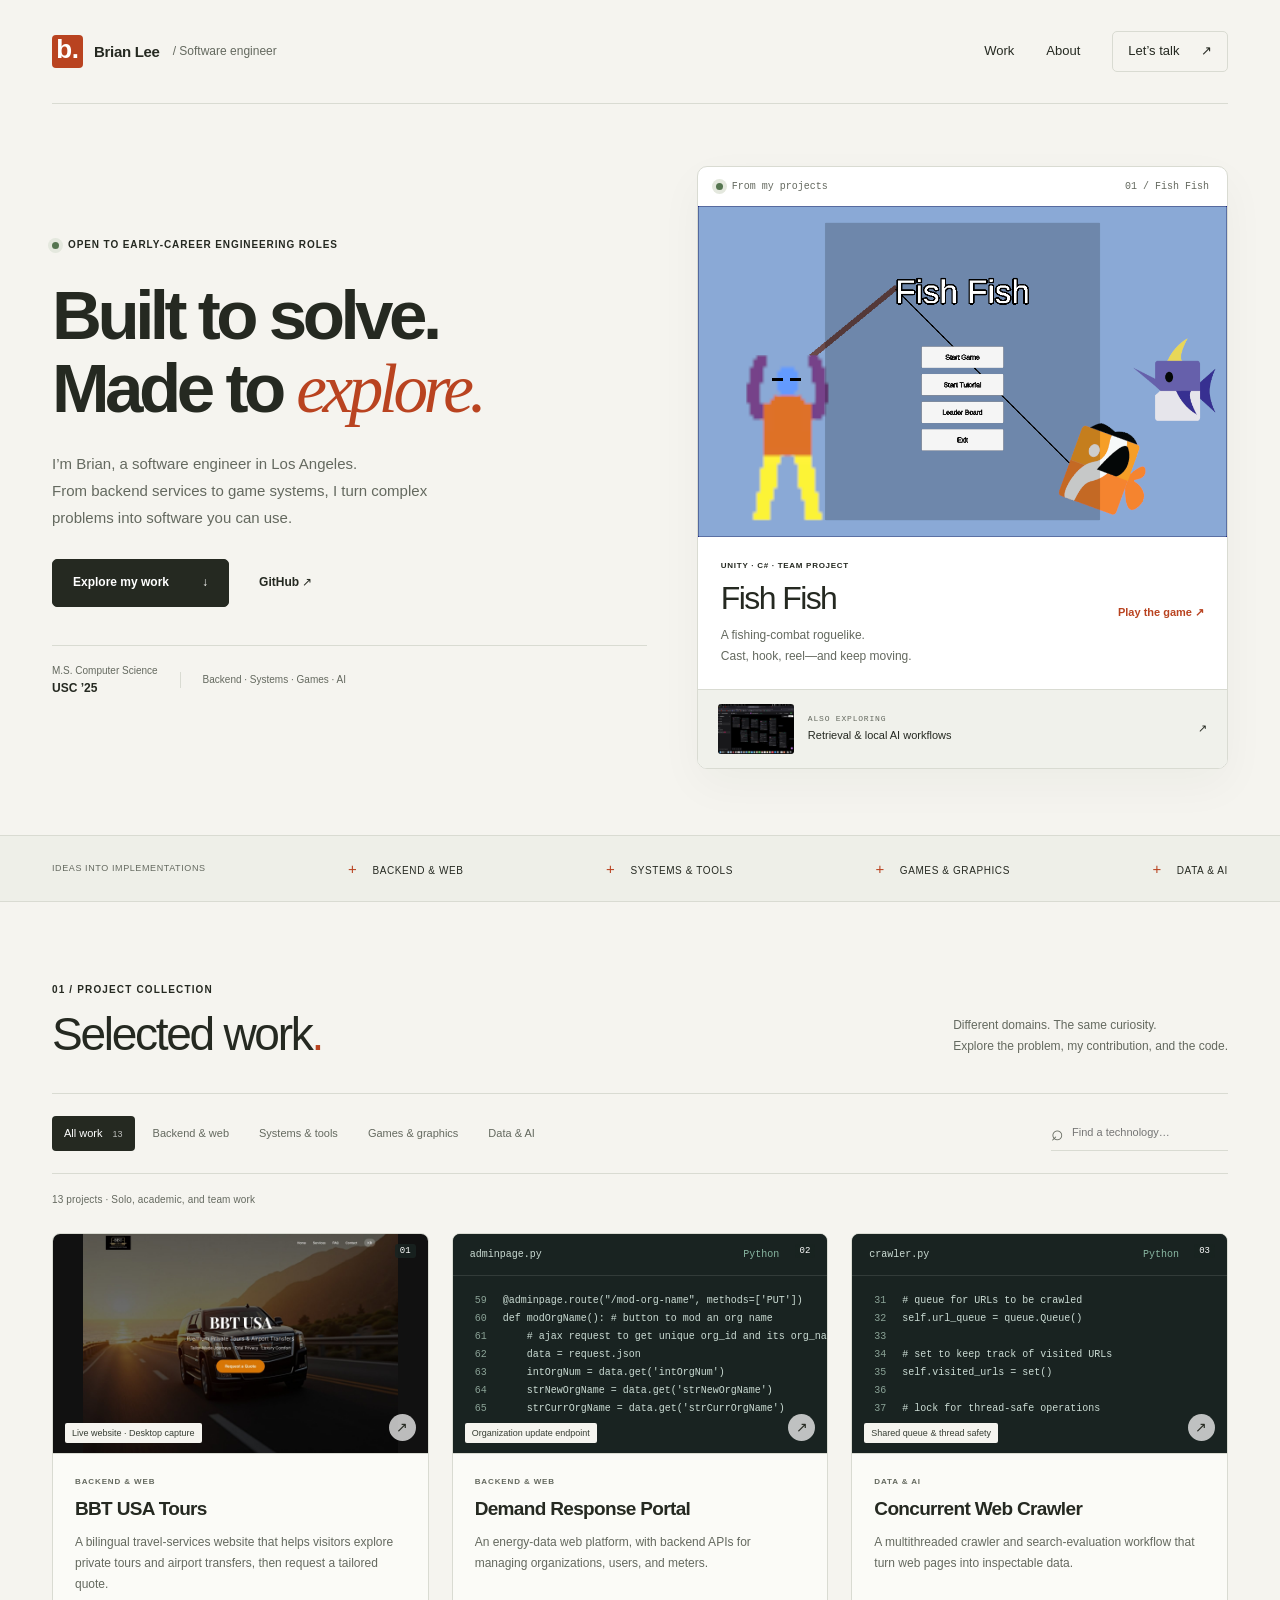
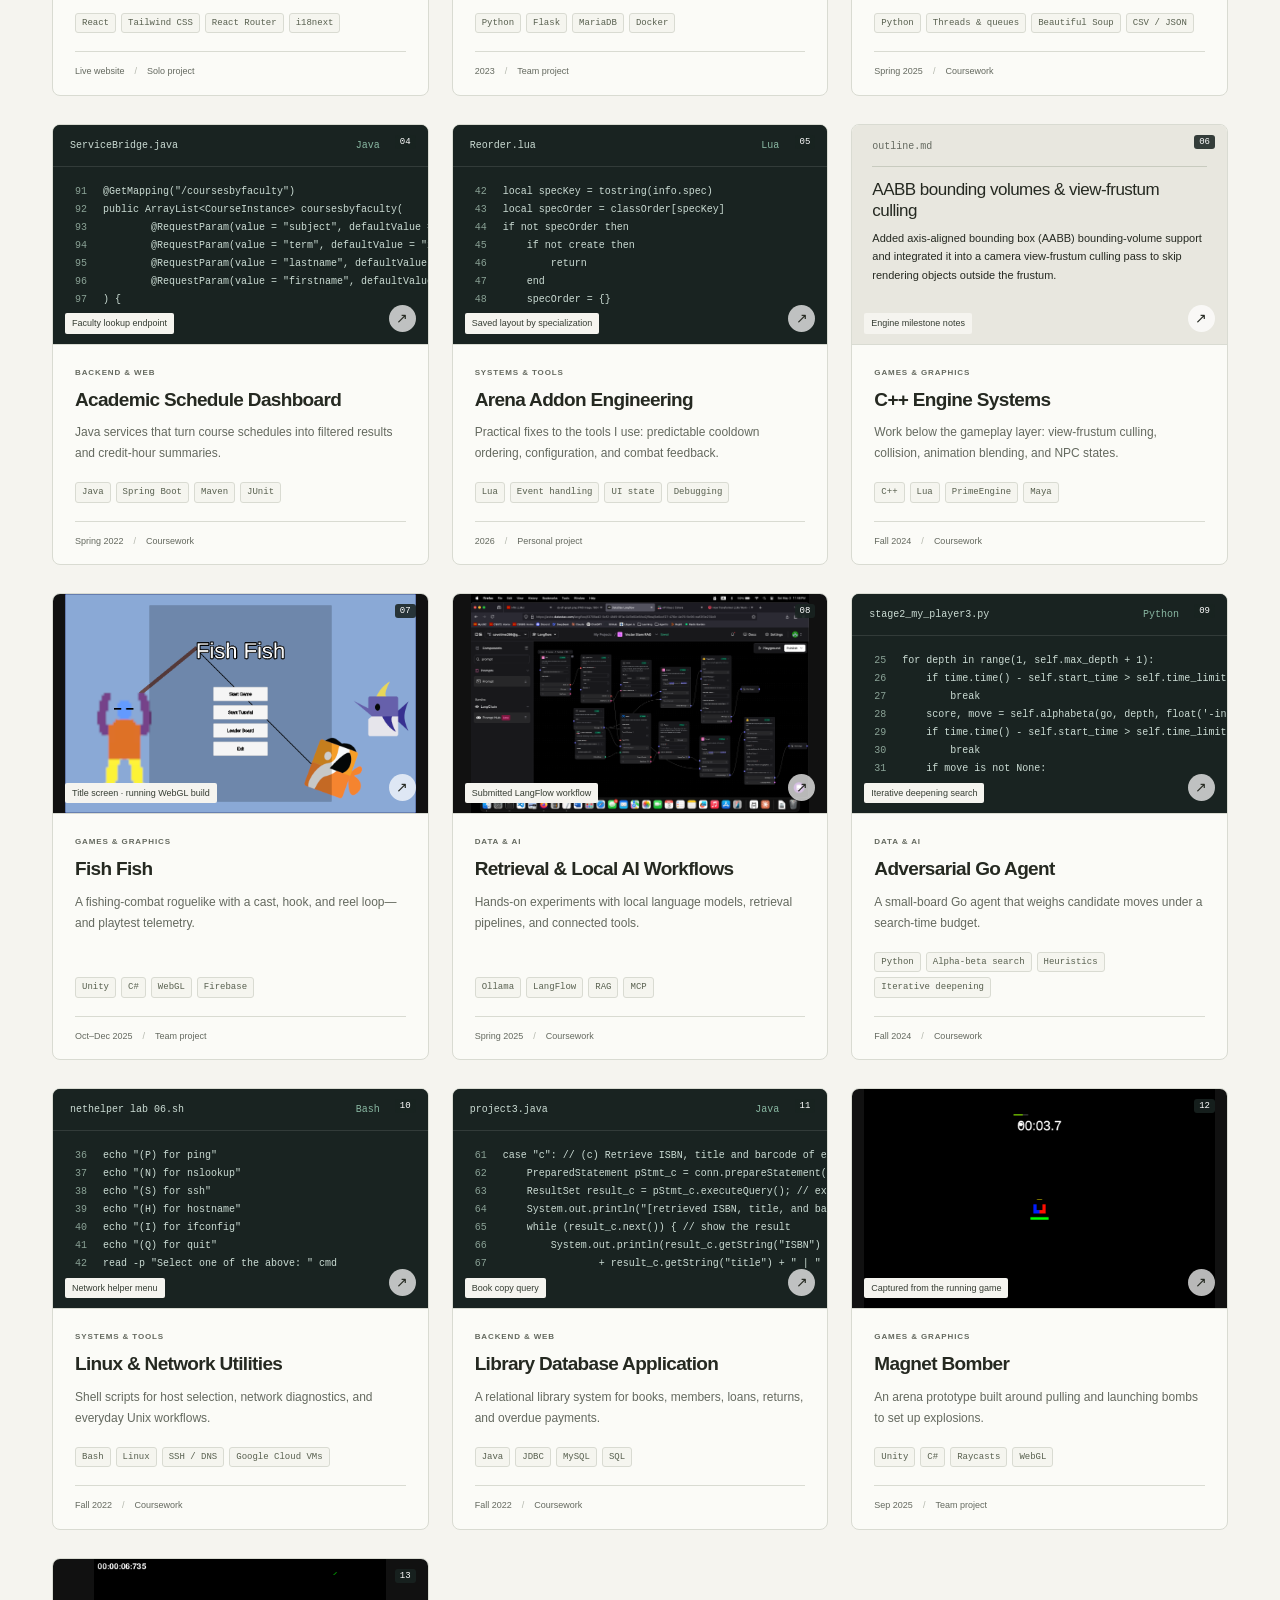
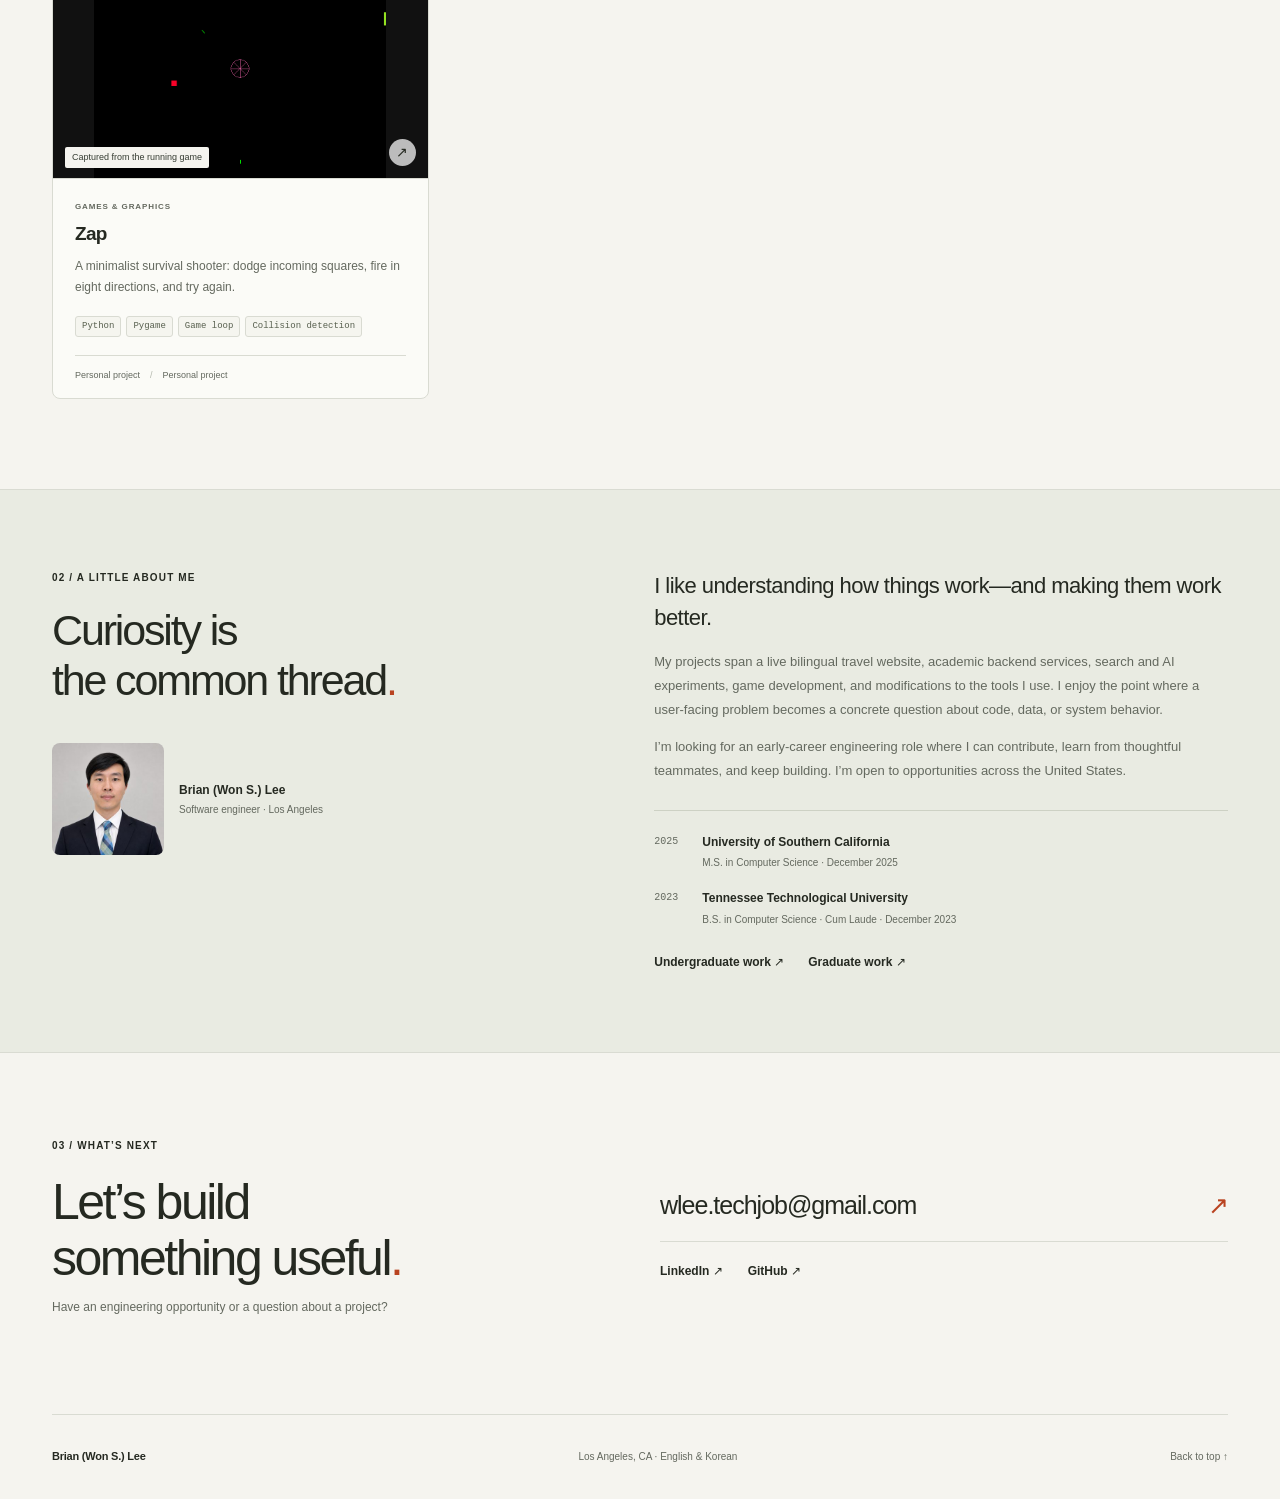
<file: index.html>
<!doctype html>
<html lang="en"><head><meta charset="utf-8"><meta name="viewport" content="width=device-width, initial-scale=1">
<title>Software, systems &amp; interactive experiences | Brian Lee</title><meta name="description" content="Brian Lee’s software engineering portfolio: backend APIs, data and AI workflows, C++ engine systems, Unity games, and Lua tools.">
<meta name="theme-color" content="#f5f4ef"><link rel="canonical" href="https://voostorm.github.io/brian-lee-portfolio/">
<meta property="og:type" content="website"><meta property="og:title" content="Software, systems &amp; interactive experiences | Brian Lee">
<meta property="og:description" content="Brian Lee’s software engineering portfolio: backend APIs, data and AI workflows, C++ engine systems, Unity games, and Lua tools."><meta property="og:url" content="https://voostorm.github.io/brian-lee-portfolio/">
<meta property="og:image" content="https://voostorm.github.io/brian-lee-portfolio/assets/evidence/fish-fish.png">
<link rel="icon" href="assets/favicon.svg" type="image/svg+xml">
<link rel="stylesheet" href="assets/style.css?v=20261018-bbt"><script src="assets/site.js" defer></script></head><body>
<a class="skip" href="#main">Skip to content</a>
<header class="site-header wrap"><a class="brand" href="index.html" aria-label="Brian Lee home"><span class="brand-mark" aria-hidden="true">b.</span> Brian Lee<span class="brand-sub"> / Software engineer</span></a>
<nav aria-label="Main navigation"><a href="index.html#work">Work</a><a href="index.html#about">About</a><a class="nav-contact" href="index.html#contact">Let’s talk <span aria-hidden="true">↗</span></a></nav></header><main id="main"><div id="top"></div><section class="hero wrap" aria-labelledby="hero-title"><div class="hero-copy"><p class="eyebrow"><span class="status-dot"></span> Open to early-career engineering roles</p><h1 id="hero-title">Built to solve.<br>Made to <em>explore.</em></h1><p class="hero-description">I’m Brian, a software engineer in Los Angeles.<br>From backend services to game systems, I turn complex problems into software you can use.</p><div class="hero-actions"><a class="button" href="#work">Explore my work <span aria-hidden="true">↓</span></a><a class="text-link" href="https://github.com/voostorm" target="_blank" rel="noopener noreferrer">GitHub ↗</a></div><div class="hero-credentials"><span>M.S. Computer Science <strong>USC ’25</strong></span><span>Backend · Systems · Games · AI</span></div></div><figure class="hero-project"><div class="feature-label"><span class="status-dot"></span> From my projects <span>01 / Fish Fish</span></div><a class="hero-capture" href="projects/fish-fish.html" aria-label="Explore Fish Fish"><img src="assets/evidence/fish-fish.png" width="960" height="600" alt="Fish Fish, captured from the playable Unity build" fetchpriority="high"></a><figcaption><div><p class="eyebrow">Unity · C# · Team project</p><h2>Fish Fish</h2><p>A fishing-combat roguelike.<br>Cast, hook, reel—and keep moving.</p></div><a class="feature-link" href="https://voostorm.github.io/fish-fish-playable/" target="_blank" rel="noopener noreferrer">Play the game ↗</a></figcaption><a class="feature-secondary" href="projects/rag-workflows.html"><img src="assets/evidence/rag-workflows.png" alt="Submitted LangFlow workflow" width="90" height="60"><span><small>ALSO EXPLORING</small>Retrieval &amp; local AI workflows</span><span aria-hidden="true">↗</span></a></figure></section>
<div class="discipline-strip"><div class="wrap"><span>Ideas into implementations</span><span>Backend & web</span><span>Systems & tools</span><span>Games & graphics</span><span>Data & AI</span></div></div>
<section class="wrap work-section" id="work" aria-labelledby="work-heading"><div class="section-heading"><div><p class="eyebrow">01 / Project collection</p><h2 id="work-heading">Selected work<span class="accent">.</span></h2></div><p>Different domains. The same curiosity.<br>Explore the problem, my contribution, and the code.</p></div>
<div class="work-controls" id="work-controls" hidden><div class="filters" role="group" aria-label="Filter projects"><button data-filter="all" aria-pressed="true">All work <span>13</span></button><button data-filter="web" aria-pressed="false">Backend & web</button><button data-filter="systems" aria-pressed="false">Systems & tools</button><button data-filter="games" aria-pressed="false">Games & graphics</button><button data-filter="ai" aria-pressed="false">Data & AI</button></div><label class="search"><span class="sr-only">Search projects or technologies</span><span aria-hidden="true">⌕</span><input type="search" id="project-search" placeholder="Find a technology…" autocomplete="off"></label></div><p id="project-count" class="result-count" role="status" aria-live="polite">13 projects · Solo, academic, and team work</p><div class="project-grid"><article class="project-card" data-categories="web" data-search="bbt usa tours backend &amp; web a bilingual travel-services website that helps visitors explore private tours and airport transfers, then request a tailored quote. react tailwind css react router i18next"><a class="card-visual evidence-image" href="projects/bbt-usa-tours.html" tabindex="-1" aria-hidden="true"><span class="card-number">01</span><img src="assets/evidence/bbt-usa-tours.jpg" alt="BBT USA Tours homepage showing its private tours and airport transfer services and Request a Quote button." loading="lazy"><span class="art-caption">Live website · Desktop capture</span><span class="card-arrow">↗</span></a><div class="card-body"><p class="eyebrow">Backend &amp; web</p><h3><a href="projects/bbt-usa-tours.html">BBT USA Tours</a></h3><p class="summary">A bilingual travel-services website that helps visitors explore private tours and airport transfers, then request a tailored quote.</p><ul class="tags" aria-label="Technologies"><li>React</li><li>Tailwind CSS</li><li>React Router</li><li>i18next</li></ul><p class="card-meta">Live website <span aria-hidden="true">/</span> Solo project</p></div></article><article class="project-card" data-categories="web systems" data-search="demand response portal backend &amp; web an energy-data web platform, with backend apis for managing organizations, users, and meters. python flask mariadb docker"><a class="card-visual evidence-code" href="projects/demand-response.html" tabindex="-1" aria-hidden="true"><span class="card-number">02</span><div class="source-preview"><div class="file-label">adminpage.py<span>Python</span></div><pre aria-label="Source excerpt from adminpage.py"><code><span class="code-line"><span class="line-number" aria-hidden="true">59</span><span>@adminpage.route(&quot;/mod-org-name&quot;, methods=[&#x27;PUT&#x27;])</span></span><span class="code-line"><span class="line-number" aria-hidden="true">60</span><span>def modOrgName(): # button to mod an org name</span></span><span class="code-line"><span class="line-number" aria-hidden="true">61</span><span>    # ajax request to get unique org_id and its org_name and new org_name</span></span><span class="code-line"><span class="line-number" aria-hidden="true">62</span><span>    data = request.json</span></span><span class="code-line"><span class="line-number" aria-hidden="true">63</span><span>    intOrgNum = data.get(&#x27;intOrgNum&#x27;)</span></span><span class="code-line"><span class="line-number" aria-hidden="true">64</span><span>    strNewOrgName = data.get(&#x27;strNewOrgName&#x27;)</span></span><span class="code-line"><span class="line-number" aria-hidden="true">65</span><span>    strCurrOrgName = data.get(&#x27;strCurrOrgName&#x27;)</span></span></code></pre></div><span class="art-caption">Organization update endpoint</span><span class="card-arrow">↗</span></a><div class="card-body"><p class="eyebrow">Backend &amp; web</p><h3><a href="projects/demand-response.html">Demand Response Portal</a></h3><p class="summary">An energy-data web platform, with backend APIs for managing organizations, users, and meters.</p><ul class="tags" aria-label="Technologies"><li>Python</li><li>Flask</li><li>MariaDB</li><li>Docker</li></ul><p class="card-meta">2023 <span aria-hidden="true">/</span> Team project</p></div></article><article class="project-card" data-categories="ai systems" data-search="concurrent web crawler data &amp; ai a multithreaded crawler and search-evaluation workflow that turn web pages into inspectable data. python threads &amp; queues beautiful soup csv / json"><a class="card-visual evidence-code" href="projects/web-crawler.html" tabindex="-1" aria-hidden="true"><span class="card-number">03</span><div class="source-preview"><div class="file-label">crawler.py<span>Python</span></div><pre aria-label="Source excerpt from crawler.py"><code><span class="code-line"><span class="line-number" aria-hidden="true">31</span><span># queue for URLs to be crawled</span></span><span class="code-line"><span class="line-number" aria-hidden="true">32</span><span>self.url_queue = queue.Queue()</span></span><span class="code-line"><span class="line-number" aria-hidden="true">33</span><span> </span></span><span class="code-line"><span class="line-number" aria-hidden="true">34</span><span># set to keep track of visited URLs</span></span><span class="code-line"><span class="line-number" aria-hidden="true">35</span><span>self.visited_urls = set()</span></span><span class="code-line"><span class="line-number" aria-hidden="true">36</span><span> </span></span><span class="code-line"><span class="line-number" aria-hidden="true">37</span><span># lock for thread-safe operations</span></span></code></pre></div><span class="art-caption">Shared queue &amp; thread safety</span><span class="card-arrow">↗</span></a><div class="card-body"><p class="eyebrow">Data &amp; AI</p><h3><a href="projects/web-crawler.html">Concurrent Web Crawler</a></h3><p class="summary">A multithreaded crawler and search-evaluation workflow that turn web pages into inspectable data.</p><ul class="tags" aria-label="Technologies"><li>Python</li><li>Threads &amp; queues</li><li>Beautiful Soup</li><li>CSV / JSON</li></ul><p class="card-meta">Spring 2025 <span aria-hidden="true">/</span> Coursework</p></div></article><article class="project-card" data-categories="web" data-search="academic schedule dashboard backend &amp; web java services that turn course schedules into filtered results and credit-hour summaries. java spring boot maven junit"><a class="card-visual evidence-code" href="projects/schedule-dashboard.html" tabindex="-1" aria-hidden="true"><span class="card-number">04</span><div class="source-preview"><div class="file-label">ServiceBridge.java<span>Java</span></div><pre aria-label="Source excerpt from ServiceBridge.java"><code><span class="code-line"><span class="line-number" aria-hidden="true">91</span><span>@GetMapping(&quot;/coursesbyfaculty&quot;)</span></span><span class="code-line"><span class="line-number" aria-hidden="true">92</span><span>public ArrayList&lt;CourseInstance&gt; coursesbyfaculty(</span></span><span class="code-line"><span class="line-number" aria-hidden="true">93</span><span>        @RequestParam(value = &quot;subject&quot;, defaultValue = &quot;CSC&quot;) String subject,</span></span><span class="code-line"><span class="line-number" aria-hidden="true">94</span><span>        @RequestParam(value = &quot;term&quot;, defaultValue = &quot;202210&quot;) String term,</span></span><span class="code-line"><span class="line-number" aria-hidden="true">95</span><span>        @RequestParam(value = &quot;lastname&quot;, defaultValue = &quot;Gannod&quot;) String lastname,</span></span><span class="code-line"><span class="line-number" aria-hidden="true">96</span><span>        @RequestParam(value = &quot;firstname&quot;, defaultValue = &quot;Gerald C&quot;) String firstname</span></span><span class="code-line"><span class="line-number" aria-hidden="true">97</span><span>) {</span></span></code></pre></div><span class="art-caption">Faculty lookup endpoint</span><span class="card-arrow">↗</span></a><div class="card-body"><p class="eyebrow">Backend &amp; web</p><h3><a href="projects/schedule-dashboard.html">Academic Schedule Dashboard</a></h3><p class="summary">Java services that turn course schedules into filtered results and credit-hour summaries.</p><ul class="tags" aria-label="Technologies"><li>Java</li><li>Spring Boot</li><li>Maven</li><li>JUnit</li></ul><p class="card-meta">Spring 2022 <span aria-hidden="true">/</span> Coursework</p></div></article><article class="project-card" data-categories="systems games" data-search="arena addon engineering systems &amp; tools practical fixes to the tools i use: predictable cooldown ordering, configuration, and combat feedback. lua event handling ui state debugging"><a class="card-visual evidence-code" href="projects/addon-engineering.html" tabindex="-1" aria-hidden="true"><span class="card-number">05</span><div class="source-preview"><div class="file-label">Reorder.lua<span>Lua</span></div><pre aria-label="Source excerpt from Reorder.lua"><code><span class="code-line"><span class="line-number" aria-hidden="true">42</span><span>local specKey = tostring(info.spec)</span></span><span class="code-line"><span class="line-number" aria-hidden="true">43</span><span>local specOrder = classOrder[specKey]</span></span><span class="code-line"><span class="line-number" aria-hidden="true">44</span><span>if not specOrder then</span></span><span class="code-line"><span class="line-number" aria-hidden="true">45</span><span>    if not create then</span></span><span class="code-line"><span class="line-number" aria-hidden="true">46</span><span>        return</span></span><span class="code-line"><span class="line-number" aria-hidden="true">47</span><span>    end</span></span><span class="code-line"><span class="line-number" aria-hidden="true">48</span><span>    specOrder = {}</span></span></code></pre></div><span class="art-caption">Saved layout by specialization</span><span class="card-arrow">↗</span></a><div class="card-body"><p class="eyebrow">Systems &amp; tools</p><h3><a href="projects/addon-engineering.html">Arena Addon Engineering</a></h3><p class="summary">Practical fixes to the tools I use: predictable cooldown ordering, configuration, and combat feedback.</p><ul class="tags" aria-label="Technologies"><li>Lua</li><li>Event handling</li><li>UI state</li><li>Debugging</li></ul><p class="card-meta">2026 <span aria-hidden="true">/</span> Personal project</p></div></article><article class="project-card" data-categories="games systems" data-search="c++ engine systems games &amp; graphics work below the gameplay layer: view-frustum culling, collision, animation blending, and npc states. c++ lua primeengine maya"><a class="card-visual evidence-document" href="projects/prime-engine.html" tabindex="-1" aria-hidden="true"><span class="card-number">06</span><div class="document-preview"><span class="file-label">outline.md</span><h3>AABB bounding volumes &amp; view-frustum culling</h3><p>Added axis-aligned bounding box (AABB) bounding-volume support and integrated it into a camera view-frustum culling pass to skip rendering objects outside the frustum.</p><span class="document-note">From the public milestone outline</span></div><span class="art-caption">Engine milestone notes</span><span class="card-arrow">↗</span></a><div class="card-body"><p class="eyebrow">Games &amp; graphics</p><h3><a href="projects/prime-engine.html">C++ Engine Systems</a></h3><p class="summary">Work below the gameplay layer: view-frustum culling, collision, animation blending, and NPC states.</p><ul class="tags" aria-label="Technologies"><li>C++</li><li>Lua</li><li>PrimeEngine</li><li>Maya</li></ul><p class="card-meta">Fall 2024 <span aria-hidden="true">/</span> Coursework</p></div></article><article class="project-card" data-categories="games" data-search="fish fish games &amp; graphics a fishing-combat roguelike with a cast, hook, and reel loop—and playtest telemetry. unity c# webgl firebase"><a class="card-visual evidence-image" href="projects/fish-fish.html" tabindex="-1" aria-hidden="true"><span class="card-number">07</span><img src="assets/evidence/fish-fish.png" alt="Fish Fish title screen with the fishing rod, diver, fish, and Start Game button." loading="lazy"><span class="art-caption">Title screen · running WebGL build</span><span class="card-arrow">↗</span></a><div class="card-body"><p class="eyebrow">Games &amp; graphics</p><h3><a href="projects/fish-fish.html">Fish Fish</a></h3><p class="summary">A fishing-combat roguelike with a cast, hook, and reel loop—and playtest telemetry.</p><ul class="tags" aria-label="Technologies"><li>Unity</li><li>C#</li><li>WebGL</li><li>Firebase</li></ul><p class="card-meta">Oct–Dec 2025 <span aria-hidden="true">/</span> Team project</p></div></article><article class="project-card" data-categories="ai" data-search="retrieval &amp; local ai workflows data &amp; ai hands-on experiments with local language models, retrieval pipelines, and connected tools. ollama langflow rag mcp"><a class="card-visual evidence-image" href="projects/rag-workflows.html" tabindex="-1" aria-hidden="true"><span class="card-number">08</span><img src="assets/evidence/rag-workflows.png" alt="Brian’s submitted LangFlow graph connecting URL content, text splitting, embeddings, FAISS retrieval and model responses." loading="lazy"><span class="art-caption">Submitted LangFlow workflow</span><span class="card-arrow">↗</span></a><div class="card-body"><p class="eyebrow">Data &amp; AI</p><h3><a href="projects/rag-workflows.html">Retrieval &amp; Local AI Workflows</a></h3><p class="summary">Hands-on experiments with local language models, retrieval pipelines, and connected tools.</p><ul class="tags" aria-label="Technologies"><li>Ollama</li><li>LangFlow</li><li>RAG</li><li>MCP</li></ul><p class="card-meta">Spring 2025 <span aria-hidden="true">/</span> Coursework</p></div></article><article class="project-card" data-categories="ai games" data-search="adversarial go agent data &amp; ai a small-board go agent that weighs candidate moves under a search-time budget. python alpha-beta search heuristics iterative deepening"><a class="card-visual evidence-code" href="projects/go-agent.html" tabindex="-1" aria-hidden="true"><span class="card-number">09</span><div class="source-preview"><div class="file-label">stage2_my_player3.py<span>Python</span></div><pre aria-label="Source excerpt from stage2_my_player3.py"><code><span class="code-line"><span class="line-number" aria-hidden="true">25</span><span>for depth in range(1, self.max_depth + 1):</span></span><span class="code-line"><span class="line-number" aria-hidden="true">26</span><span>    if time.time() - self.start_time &gt; self.time_limit:</span></span><span class="code-line"><span class="line-number" aria-hidden="true">27</span><span>        break</span></span><span class="code-line"><span class="line-number" aria-hidden="true">28</span><span>    score, move = self.alphabeta(go, depth, float(&#x27;-inf&#x27;), float(&#x27;inf&#x27;), True, piece_type)</span></span><span class="code-line"><span class="line-number" aria-hidden="true">29</span><span>    if time.time() - self.start_time &gt; self.time_limit:</span></span><span class="code-line"><span class="line-number" aria-hidden="true">30</span><span>        break</span></span><span class="code-line"><span class="line-number" aria-hidden="true">31</span><span>    if move is not None:</span></span></code></pre></div><span class="art-caption">Iterative deepening search</span><span class="card-arrow">↗</span></a><div class="card-body"><p class="eyebrow">Data &amp; AI</p><h3><a href="projects/go-agent.html">Adversarial Go Agent</a></h3><p class="summary">A small-board Go agent that weighs candidate moves under a search-time budget.</p><ul class="tags" aria-label="Technologies"><li>Python</li><li>Alpha-beta search</li><li>Heuristics</li><li>Iterative deepening</li></ul><p class="card-meta">Fall 2024 <span aria-hidden="true">/</span> Coursework</p></div></article><article class="project-card" data-categories="systems" data-search="linux &amp; network utilities systems &amp; tools shell scripts for host selection, network diagnostics, and everyday unix workflows. bash linux ssh / dns google cloud vms"><a class="card-visual evidence-code" href="projects/linux-tools.html" tabindex="-1" aria-hidden="true"><span class="card-number">10</span><div class="source-preview"><div class="file-label">nethelper lab 06.sh<span>Bash</span></div><pre aria-label="Source excerpt from nethelper lab 06.sh"><code><span class="code-line"><span class="line-number" aria-hidden="true">36</span><span>echo &quot;(P) for ping&quot;</span></span><span class="code-line"><span class="line-number" aria-hidden="true">37</span><span>echo &quot;(N) for nslookup&quot;</span></span><span class="code-line"><span class="line-number" aria-hidden="true">38</span><span>echo &quot;(S) for ssh&quot;</span></span><span class="code-line"><span class="line-number" aria-hidden="true">39</span><span>echo &quot;(H) for hostname&quot;</span></span><span class="code-line"><span class="line-number" aria-hidden="true">40</span><span>echo &quot;(I) for ifconfig&quot;</span></span><span class="code-line"><span class="line-number" aria-hidden="true">41</span><span>echo &quot;(Q) for quit&quot; </span></span><span class="code-line"><span class="line-number" aria-hidden="true">42</span><span>read -p &quot;Select one of the above: &quot; cmd </span></span></code></pre></div><span class="art-caption">Network helper menu</span><span class="card-arrow">↗</span></a><div class="card-body"><p class="eyebrow">Systems &amp; tools</p><h3><a href="projects/linux-tools.html">Linux &amp; Network Utilities</a></h3><p class="summary">Shell scripts for host selection, network diagnostics, and everyday Unix workflows.</p><ul class="tags" aria-label="Technologies"><li>Bash</li><li>Linux</li><li>SSH / DNS</li><li>Google Cloud VMs</li></ul><p class="card-meta">Fall 2022 <span aria-hidden="true">/</span> Coursework</p></div></article><article class="project-card" data-categories="web" data-search="library database application backend &amp; web a relational library system for books, members, loans, returns, and overdue payments. java jdbc mysql sql"><a class="card-visual evidence-code" href="projects/library-database.html" tabindex="-1" aria-hidden="true"><span class="card-number">11</span><div class="source-preview"><div class="file-label">project3.java<span>Java</span></div><pre aria-label="Source excerpt from project3.java"><code><span class="code-line"><span class="line-number" aria-hidden="true">61</span><span>case &quot;c&quot;: // (c) Retrieve ISBN, title and barcode of every book copy.</span></span><span class="code-line"><span class="line-number" aria-hidden="true">62</span><span>    PreparedStatement pStmt_c = conn.prepareStatement(&quot;select ISBN, title, barcode from COPY natural left outer join BOOK order by barcode;&quot;);</span></span><span class="code-line"><span class="line-number" aria-hidden="true">63</span><span>    ResultSet result_c = pStmt_c.executeQuery(); // execute the query</span></span><span class="code-line"><span class="line-number" aria-hidden="true">64</span><span>    System.out.println(&quot;[retrieved ISBN, title, and barcode of every book copy]&quot;);</span></span><span class="code-line"><span class="line-number" aria-hidden="true">65</span><span>    while (result_c.next()) { // show the result</span></span><span class="code-line"><span class="line-number" aria-hidden="true">66</span><span>        System.out.println(result_c.getString(&quot;ISBN&quot;) + &quot; | &quot;</span></span><span class="code-line"><span class="line-number" aria-hidden="true">67</span><span>                + result_c.getString(&quot;title&quot;) + &quot; | &quot;</span></span></code></pre></div><span class="art-caption">Book copy query</span><span class="card-arrow">↗</span></a><div class="card-body"><p class="eyebrow">Backend &amp; web</p><h3><a href="projects/library-database.html">Library Database Application</a></h3><p class="summary">A relational library system for books, members, loans, returns, and overdue payments.</p><ul class="tags" aria-label="Technologies"><li>Java</li><li>JDBC</li><li>MySQL</li><li>SQL</li></ul><p class="card-meta">Fall 2022 <span aria-hidden="true">/</span> Coursework</p></div></article><article class="project-card" data-categories="games" data-search="magnet bomber games &amp; graphics an arena prototype built around pulling and launching bombs to set up explosions. unity c# raycasts webgl"><a class="card-visual evidence-image" href="projects/magnet-bomber.html" tabindex="-1" aria-hidden="true"><span class="card-number">12</span><img src="assets/evidence/magnet-bomber.png" alt="Magnet Bomber captured from its actual running build." loading="lazy"><span class="art-caption">Captured from the running game</span><span class="card-arrow">↗</span></a><div class="card-body"><p class="eyebrow">Games &amp; graphics</p><h3><a href="projects/magnet-bomber.html">Magnet Bomber</a></h3><p class="summary">An arena prototype built around pulling and launching bombs to set up explosions.</p><ul class="tags" aria-label="Technologies"><li>Unity</li><li>C#</li><li>Raycasts</li><li>WebGL</li></ul><p class="card-meta">Sep 2025 <span aria-hidden="true">/</span> Team project</p></div></article><article class="project-card" data-categories="games" data-search="zap games &amp; graphics a minimalist survival shooter: dodge incoming squares, fire in eight directions, and try again. python pygame game loop collision detection"><a class="card-visual evidence-image" href="projects/zap.html" tabindex="-1" aria-hidden="true"><span class="card-number">13</span><img src="assets/evidence/zap.png" alt="Zap captured from its actual running build." loading="lazy"><span class="art-caption">Captured from the running game</span><span class="card-arrow">↗</span></a><div class="card-body"><p class="eyebrow">Games &amp; graphics</p><h3><a href="projects/zap.html">Zap</a></h3><p class="summary">A minimalist survival shooter: dodge incoming squares, fire in eight directions, and try again.</p><ul class="tags" aria-label="Technologies"><li>Python</li><li>Pygame</li><li>Game loop</li><li>Collision detection</li></ul><p class="card-meta">Personal project <span aria-hidden="true">/</span> Personal project</p></div></article></div><div class="empty-state" id="empty-state" hidden><h3>No matching projects</h3><p>Try a broader search or another category.</p><button class="button outline" id="reset-filters">Show all work</button></div><noscript><p>All projects are shown. Follow any project title to explore it.</p></noscript></section>
<section class="about-section" id="about"><div class="wrap about-grid"><div class="about-heading"><p class="eyebrow">02 / A little about me</p><h2>Curiosity is<br>the common thread<span class="accent">.</span></h2><div class="portrait"><img src="brian_face.jpeg?v=20261018-bbt" alt="Brian Lee" width="112" height="112" loading="lazy"><div><strong>Brian (Won S.) Lee</strong><span>Software engineer · Los Angeles</span></div></div></div><div class="about-copy"><p class="lead">I like understanding how things work—and making them work better.</p><p>My projects span a live bilingual travel website, academic backend services, search and AI experiments, game development, and modifications to the tools I use. I enjoy the point where a user-facing problem becomes a concrete question about code, data, or system behavior.</p><p>I’m looking for an early-career engineering role where I can contribute, learn from thoughtful teammates, and keep building. I’m open to opportunities across the United States.</p><div class="education"><div><span class="edu-year">2025</span><div><h3>University of Southern California</h3><p>M.S. in Computer Science · December 2025</p></div></div><div><span class="edu-year">2023</span><div><h3>Tennessee Technological University</h3><p>B.S. in Computer Science · Cum Laude · December 2023</p></div></div></div><div class="archive-links"><a class="text-link" href="https://github.com/voostorm/ttu-works" target="_blank" rel="noopener noreferrer">Undergraduate work <span aria-hidden="true">↗</span></a><a class="text-link" href="https://github.com/voostorm/usc-works" target="_blank" rel="noopener noreferrer">Graduate work <span aria-hidden="true">↗</span></a></div></div></div></section>
<section class="wrap contact-section" id="contact"><div><p class="eyebrow">03 / What’s next</p><h2>Let’s build<br>something useful<span class="accent">.</span></h2><p>Have an engineering opportunity or a question about a project?</p></div><div class="contact-links"><a class="contact-email" href="mailto:wlee.techjob@gmail.com">wlee.techjob@gmail.com <span aria-hidden="true">↗</span></a><div><a class="text-link" href="https://www.linkedin.com/in/brianwslee/" target="_blank" rel="noopener noreferrer">LinkedIn <span aria-hidden="true">↗</span></a><a class="text-link" href="https://github.com/voostorm/" target="_blank" rel="noopener noreferrer">GitHub <span aria-hidden="true">↗</span></a></div></div></section></main><footer class="wrap footer"><a class="brand" href="index.html">Brian (Won S.) Lee</a><span>Los Angeles, CA · English & Korean</span><a href="#top">Back to top ↑</a></footer></body></html>
</file>
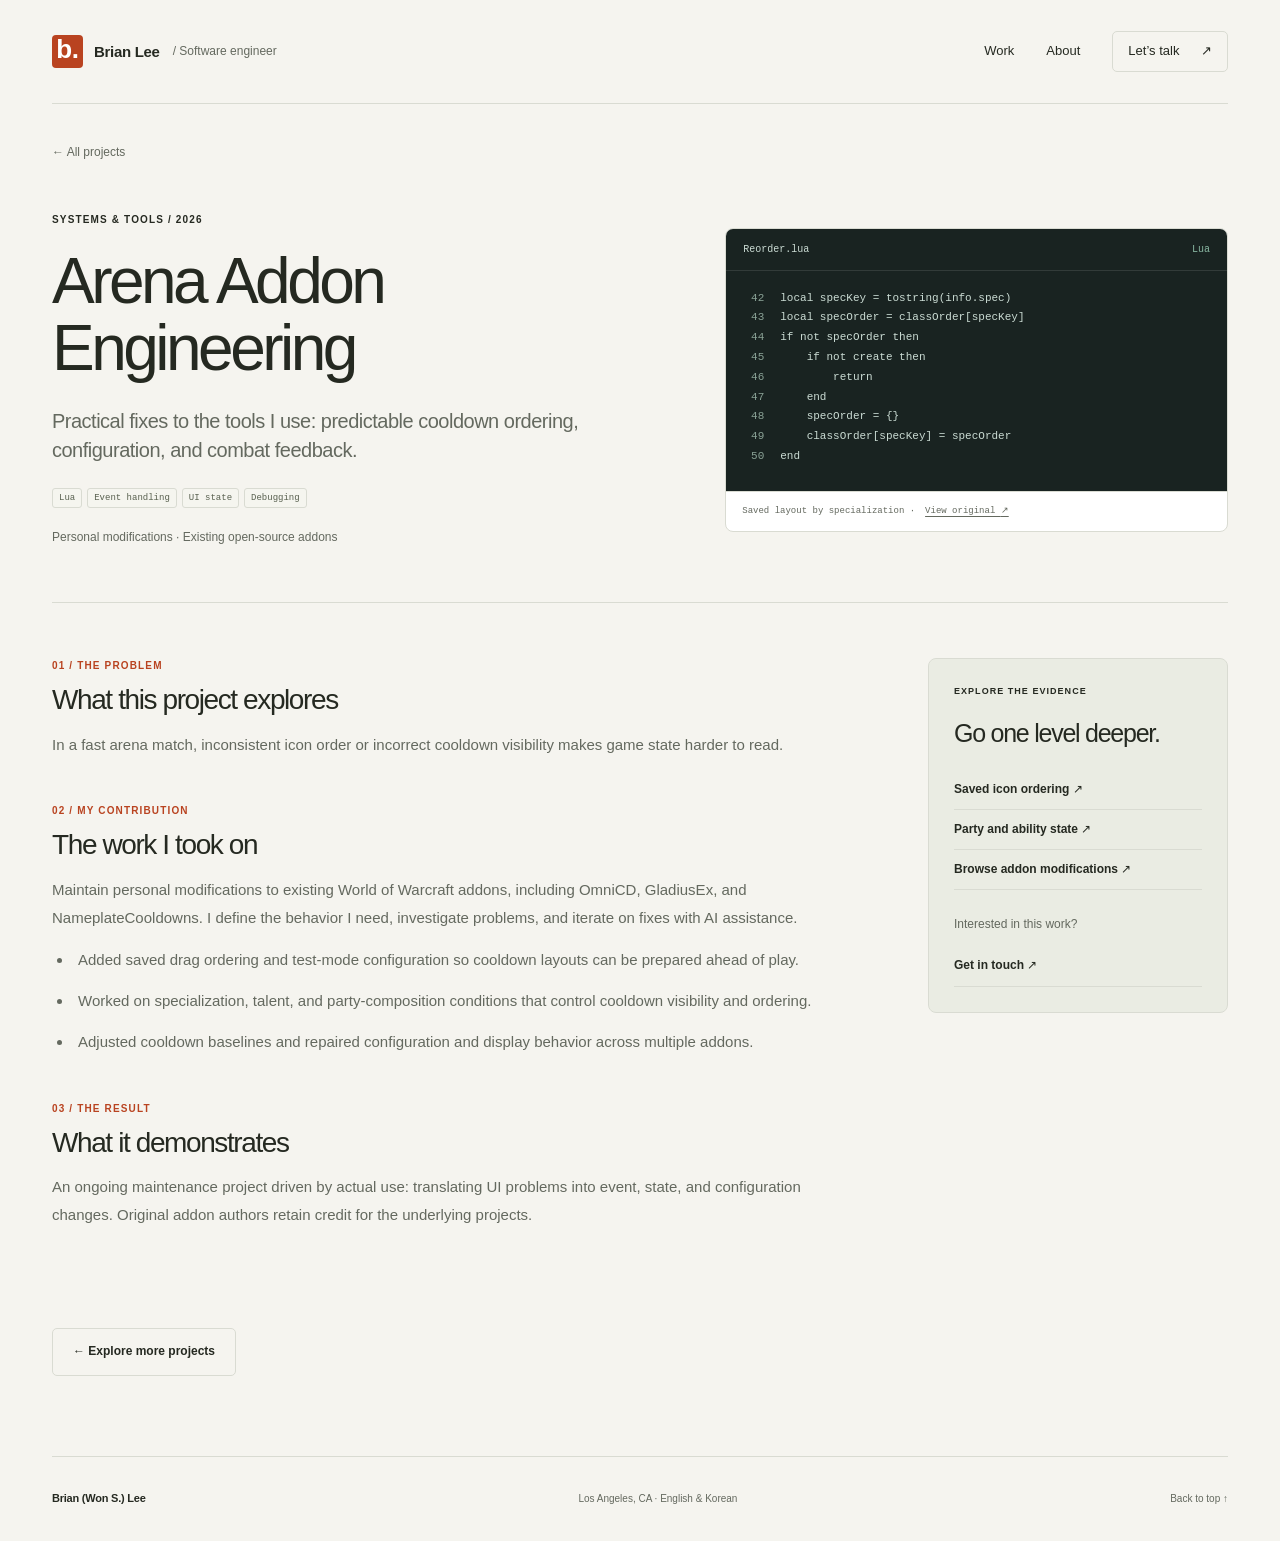
<file: projects/addon-engineering.html>
<!doctype html>
<html lang="en"><head><meta charset="utf-8"><meta name="viewport" content="width=device-width, initial-scale=1">
<title>Arena Addon Engineering | Brian Lee</title><meta name="description" content="Practical fixes to the tools I use: predictable cooldown ordering, configuration, and combat feedback.">
<meta name="theme-color" content="#f5f4ef"><link rel="canonical" href="https://voostorm.github.io/brian-lee-portfolio/projects/addon-engineering.html">
<meta property="og:type" content="website"><meta property="og:title" content="Arena Addon Engineering | Brian Lee">
<meta property="og:description" content="Practical fixes to the tools I use: predictable cooldown ordering, configuration, and combat feedback."><meta property="og:url" content="https://voostorm.github.io/brian-lee-portfolio/projects/addon-engineering.html">
<meta property="og:image" content="https://voostorm.github.io/brian-lee-portfolio/assets/evidence/fish-fish.png">
<link rel="icon" href="../assets/favicon.svg" type="image/svg+xml">
<link rel="stylesheet" href="../assets/style.css?v=20261018-bbt"><script src="../assets/site.js" defer></script></head><body>
<a class="skip" href="#main">Skip to content</a>
<header class="site-header wrap"><a class="brand" href="../index.html" aria-label="Brian Lee home"><span class="brand-mark" aria-hidden="true">b.</span> Brian Lee<span class="brand-sub"> / Software engineer</span></a>
<nav aria-label="Main navigation"><a href="../index.html#work">Work</a><a href="../index.html#about">About</a><a class="nav-contact" href="../index.html#contact">Let’s talk <span aria-hidden="true">↗</span></a></nav></header><main class="wrap case" id="main"><div id="top"></div><a class="back" href="../index.html#work">← All projects</a>
    <div class="case-intro"><div><p class="eyebrow">Systems &amp; tools / 2026</p><h1>Arena Addon Engineering</h1><p class="lead">Practical fixes to the tools I use: predictable cooldown ordering, configuration, and combat feedback.</p><ul class="tags" aria-label="Technologies"><li>Lua</li><li>Event handling</li><li>UI state</li><li>Debugging</li></ul><p class="project-context">Personal modifications · Existing open-source addons</p></div><figure class="case-art evidence-code"><div class="source-preview"><div class="file-label">Reorder.lua<span>Lua</span></div><pre aria-label="Source excerpt from Reorder.lua"><code><span class="code-line"><span class="line-number" aria-hidden="true">42</span><span>local specKey = tostring(info.spec)</span></span><span class="code-line"><span class="line-number" aria-hidden="true">43</span><span>local specOrder = classOrder[specKey]</span></span><span class="code-line"><span class="line-number" aria-hidden="true">44</span><span>if not specOrder then</span></span><span class="code-line"><span class="line-number" aria-hidden="true">45</span><span>    if not create then</span></span><span class="code-line"><span class="line-number" aria-hidden="true">46</span><span>        return</span></span><span class="code-line"><span class="line-number" aria-hidden="true">47</span><span>    end</span></span><span class="code-line"><span class="line-number" aria-hidden="true">48</span><span>    specOrder = {}</span></span><span class="code-line"><span class="line-number" aria-hidden="true">49</span><span>    classOrder[specKey] = specOrder</span></span><span class="code-line"><span class="line-number" aria-hidden="true">50</span><span>end</span></span></code></pre></div><figcaption>Saved layout by specialization · <a class="text-link" href="https://github.com/voostorm/mop-addons/blob/6297005ed1a03b3a37d956eb439385a4d6fb867d/OmniCD/Modules/Party/Reorder.lua#L42-L50" target="_blank" rel="noopener noreferrer">View original <span aria-hidden="true">↗</span></a></figcaption></figure></div>
    <div class="case-layout"><div class="case-copy"><section><p class="eyebrow">01 / The problem</p><h2>What this project explores</h2><p>In a fast arena match, inconsistent icon order or incorrect cooldown visibility makes game state harder to read.</p></section><section><p class="eyebrow">02 / My contribution</p><h2>The work I took on</h2><p>Maintain personal modifications to existing World of Warcraft addons, including OmniCD, GladiusEx, and NameplateCooldowns. I define the behavior I need, investigate problems, and iterate on fixes with AI assistance.</p><ul class="implementation"><li>Added saved drag ordering and test-mode configuration so cooldown layouts can be prepared ahead of play.</li><li>Worked on specialization, talent, and party-composition conditions that control cooldown visibility and ordering.</li><li>Adjusted cooldown baselines and repaired configuration and display behavior across multiple addons.</li></ul></section><section><p class="eyebrow">03 / The result</p><h2>What it demonstrates</h2><p>An ongoing maintenance project driven by actual use: translating UI problems into event, state, and configuration changes. Original addon authors retain credit for the underlying projects.</p></section></div>
    <aside class="evidence"><p class="eyebrow">Explore the evidence</p><h2>Go one level deeper.</h2><a class="text-link" href="https://github.com/voostorm/mop-addons/blob/main/OmniCD/Modules/Party/Reorder.lua" target="_blank" rel="noopener noreferrer">Saved icon ordering <span aria-hidden="true">↗</span></a><a class="text-link" href="https://github.com/voostorm/mop-addons/blob/main/OmniCD/Modules/Party/GroupInfo.lua" target="_blank" rel="noopener noreferrer">Party and ability state <span aria-hidden="true">↗</span></a><a class="text-link" href="https://github.com/voostorm/mop-addons/" target="_blank" rel="noopener noreferrer">Browse addon modifications <span aria-hidden="true">↗</span></a><hr><p>Interested in this work?</p><a class="text-link" href="mailto:wlee.techjob@gmail.com">Get in touch ↗</a></aside></div>
    <a class="button outline" href="../index.html#work">← Explore more projects</a></main><footer class="wrap footer"><a class="brand" href="../index.html">Brian (Won S.) Lee</a><span>Los Angeles, CA · English & Korean</span><a href="#top">Back to top ↑</a></footer></body></html>
</file>
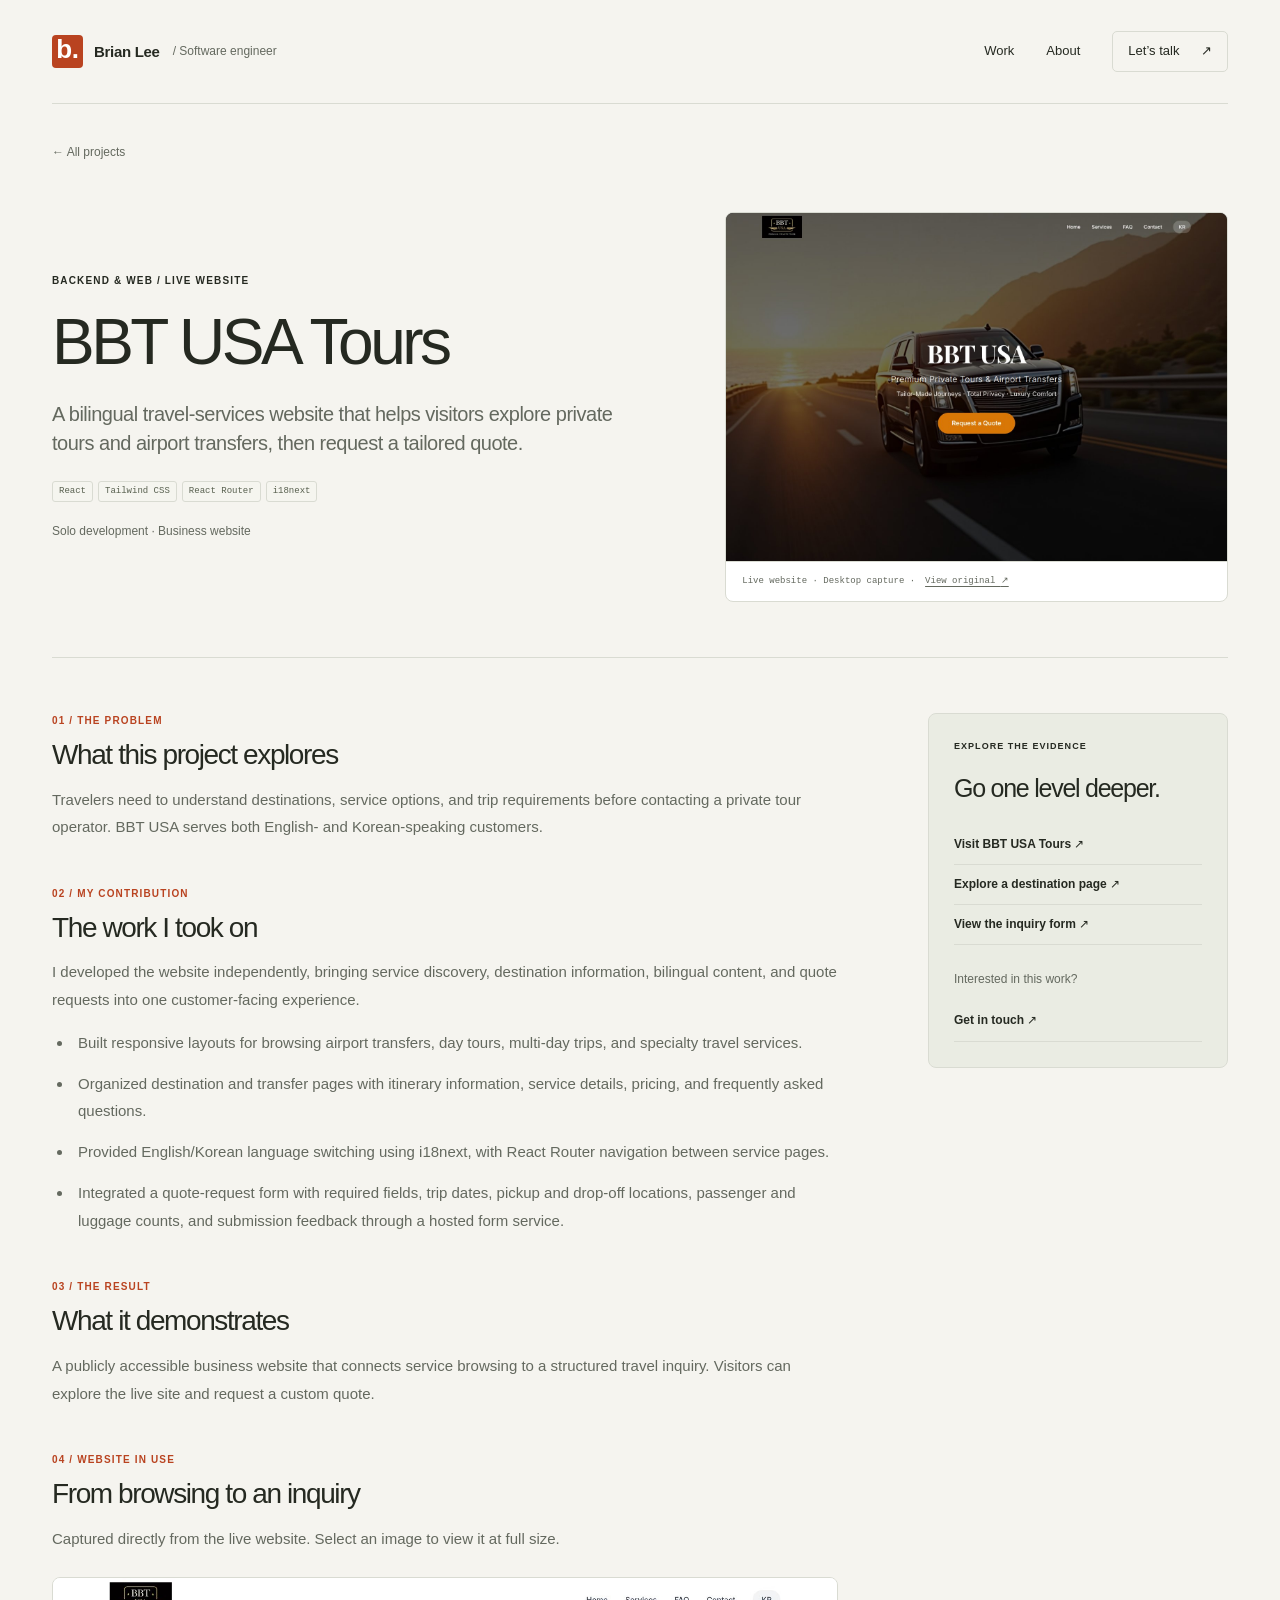
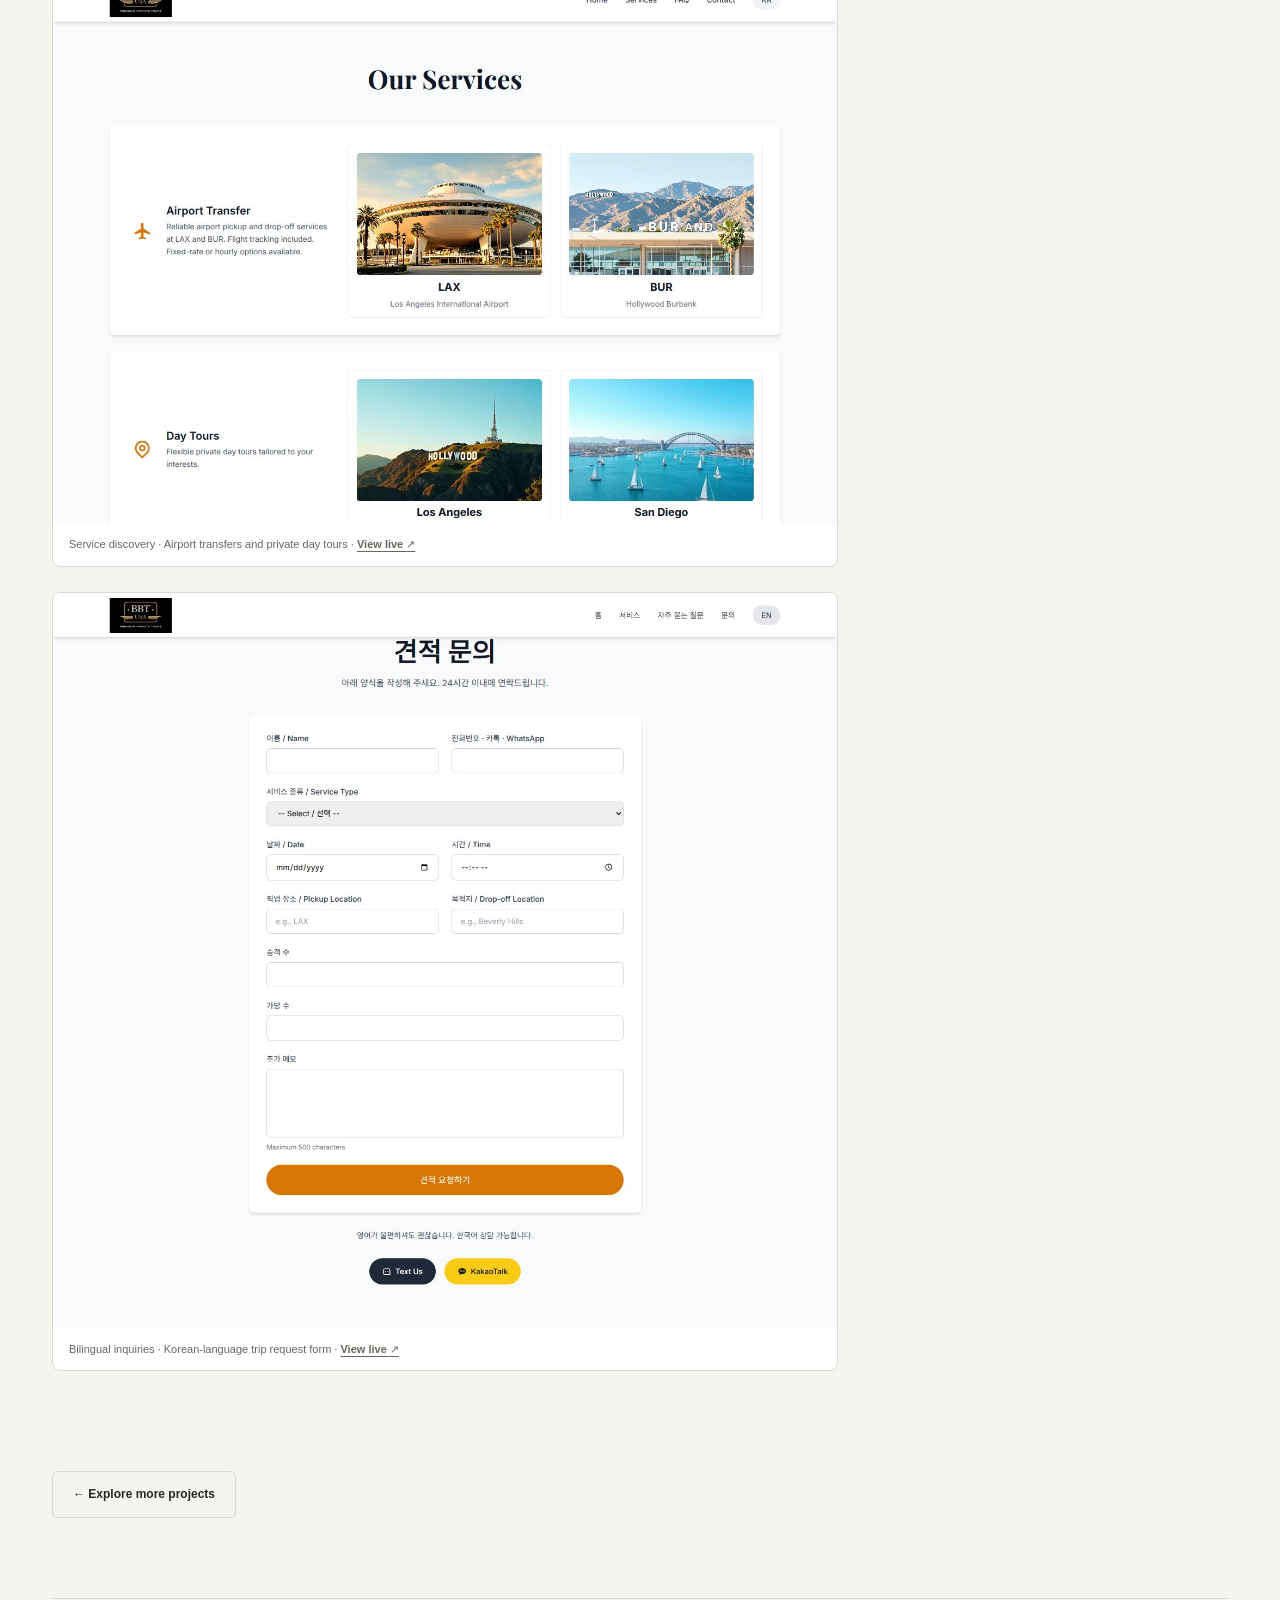
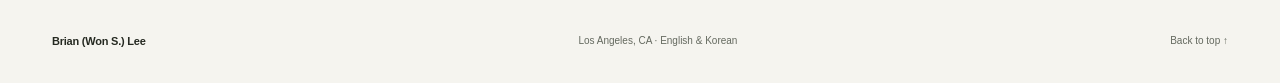
<file: projects/bbt-usa-tours.html>
<!doctype html>
<html lang="en"><head><meta charset="utf-8"><meta name="viewport" content="width=device-width, initial-scale=1">
<title>BBT USA Tours | Brian Lee</title><meta name="description" content="A bilingual travel-services website that helps visitors explore private tours and airport transfers, then request a tailored quote.">
<meta name="theme-color" content="#f5f4ef"><link rel="canonical" href="https://voostorm.github.io/brian-lee-portfolio/projects/bbt-usa-tours.html">
<meta property="og:type" content="website"><meta property="og:title" content="BBT USA Tours | Brian Lee">
<meta property="og:description" content="A bilingual travel-services website that helps visitors explore private tours and airport transfers, then request a tailored quote."><meta property="og:url" content="https://voostorm.github.io/brian-lee-portfolio/projects/bbt-usa-tours.html">
<meta property="og:image" content="https://voostorm.github.io/brian-lee-portfolio/assets/evidence/bbt-usa-tours.jpg">
<link rel="icon" href="../assets/favicon.svg" type="image/svg+xml">
<link rel="stylesheet" href="../assets/style.css?v=20261018-bbt"><script src="../assets/site.js" defer></script></head><body>
<a class="skip" href="#main">Skip to content</a>
<header class="site-header wrap"><a class="brand" href="../index.html" aria-label="Brian Lee home"><span class="brand-mark" aria-hidden="true">b.</span> Brian Lee<span class="brand-sub"> / Software engineer</span></a>
<nav aria-label="Main navigation"><a href="../index.html#work">Work</a><a href="../index.html#about">About</a><a class="nav-contact" href="../index.html#contact">Let’s talk <span aria-hidden="true">↗</span></a></nav></header><main class="wrap case" id="main"><div id="top"></div><a class="back" href="../index.html#work">← All projects</a>
    <div class="case-intro"><div><p class="eyebrow">Backend &amp; web / Live website</p><h1>BBT USA Tours</h1><p class="lead">A bilingual travel-services website that helps visitors explore private tours and airport transfers, then request a tailored quote.</p><ul class="tags" aria-label="Technologies"><li>React</li><li>Tailwind CSS</li><li>React Router</li><li>i18next</li></ul><p class="project-context">Solo development · Business website</p></div><figure class="case-art evidence-image"><img src="../assets/evidence/bbt-usa-tours.jpg" alt="BBT USA Tours homepage showing its private tours and airport transfer services and Request a Quote button." loading="lazy"><figcaption>Live website · Desktop capture · <a class="text-link" href="https://www.bbtusatours.com/" target="_blank" rel="noopener noreferrer">View original <span aria-hidden="true">↗</span></a></figcaption></figure></div>
    <div class="case-layout"><div class="case-copy"><section><p class="eyebrow">01 / The problem</p><h2>What this project explores</h2><p>Travelers need to understand destinations, service options, and trip requirements before contacting a private tour operator. BBT USA serves both English- and Korean-speaking customers.</p></section><section><p class="eyebrow">02 / My contribution</p><h2>The work I took on</h2><p>I developed the website independently, bringing service discovery, destination information, bilingual content, and quote requests into one customer-facing experience.</p><ul class="implementation"><li>Built responsive layouts for browsing airport transfers, day tours, multi-day trips, and specialty travel services.</li><li>Organized destination and transfer pages with itinerary information, service details, pricing, and frequently asked questions.</li><li>Provided English/Korean language switching using i18next, with React Router navigation between service pages.</li><li>Integrated a quote-request form with required fields, trip dates, pickup and drop-off locations, passenger and luggage counts, and submission feedback through a hosted form service.</li></ul></section><section><p class="eyebrow">03 / The result</p><h2>What it demonstrates</h2><p>A publicly accessible business website that connects service browsing to a structured travel inquiry. Visitors can explore the live site and request a custom quote.</p></section><section class="project-gallery" aria-labelledby="gallery-heading"><p class="eyebrow">04 / Website in use</p><h2 id="gallery-heading">From browsing to an inquiry</h2><p>Captured directly from the live website. Select an image to view it at full size.</p><figure><a href="../assets/evidence/bbt-services.jpg" aria-label="Open full-size capture: Service discovery · Airport transfers and private day tours"><img src="../assets/evidence/bbt-services.jpg" alt="BBT USA Tours service directory showing airport transfers and destination cards." loading="lazy"></a><figcaption>Service discovery · Airport transfers and private day tours · <a class="text-link" href="https://www.bbtusatours.com/#services" target="_blank" rel="noopener noreferrer">View live <span aria-hidden="true">↗</span></a></figcaption></figure><figure><a href="../assets/evidence/bbt-korean-inquiry.jpg" aria-label="Open full-size capture: Bilingual inquiries · Korean-language trip request form"><img src="../assets/evidence/bbt-korean-inquiry.jpg" alt="Korean-language quote-request form on the BBT USA Tours website." loading="lazy"></a><figcaption>Bilingual inquiries · Korean-language trip request form · <a class="text-link" href="https://www.bbtusatours.com/#contact" target="_blank" rel="noopener noreferrer">View live <span aria-hidden="true">↗</span></a></figcaption></figure></section></div>
    <aside class="evidence"><p class="eyebrow">Explore the evidence</p><h2>Go one level deeper.</h2><a class="text-link" href="https://www.bbtusatours.com/" target="_blank" rel="noopener noreferrer">Visit BBT USA Tours <span aria-hidden="true">↗</span></a><a class="text-link" href="https://www.bbtusatours.com/los-angeles" target="_blank" rel="noopener noreferrer">Explore a destination page <span aria-hidden="true">↗</span></a><a class="text-link" href="https://www.bbtusatours.com/#contact" target="_blank" rel="noopener noreferrer">View the inquiry form <span aria-hidden="true">↗</span></a><hr><p>Interested in this work?</p><a class="text-link" href="mailto:wlee.techjob@gmail.com">Get in touch ↗</a></aside></div>
    <a class="button outline" href="../index.html#work">← Explore more projects</a></main><footer class="wrap footer"><a class="brand" href="../index.html">Brian (Won S.) Lee</a><span>Los Angeles, CA · English & Korean</span><a href="#top">Back to top ↑</a></footer></body></html>
</file>
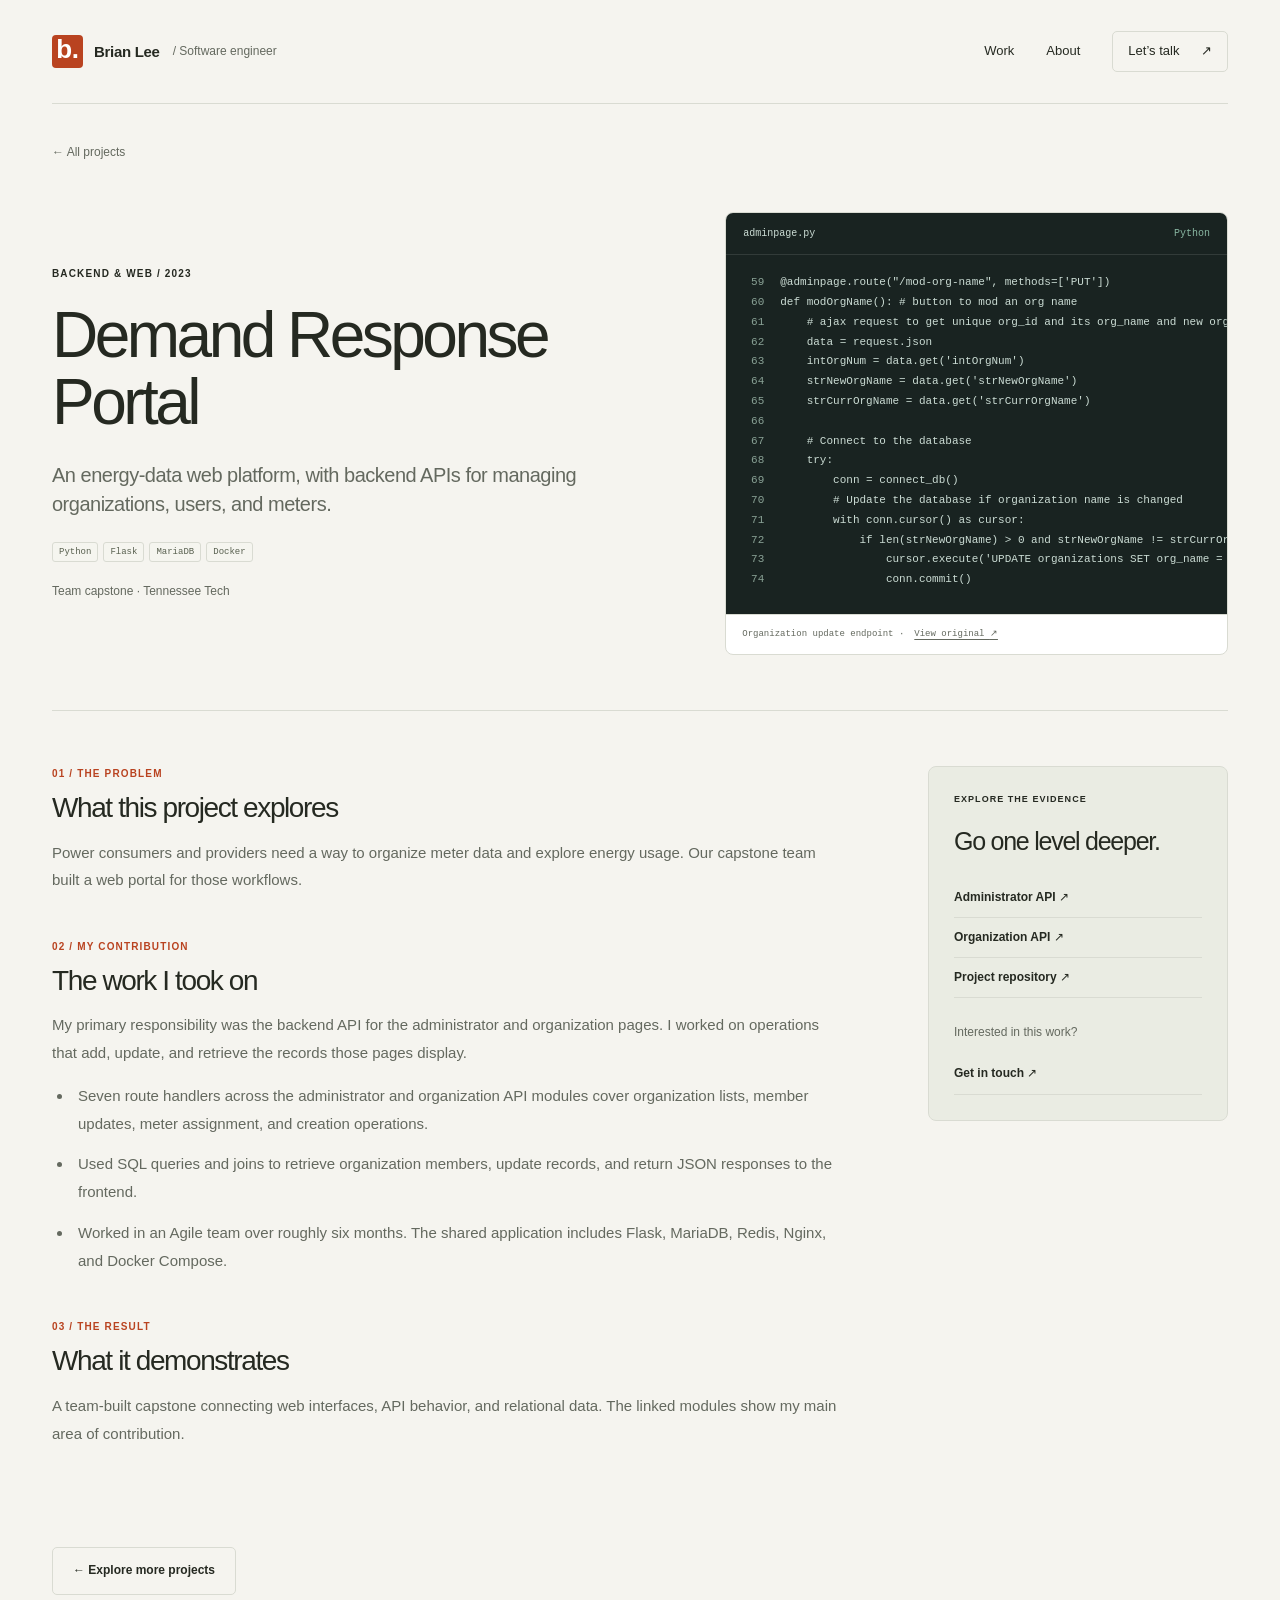
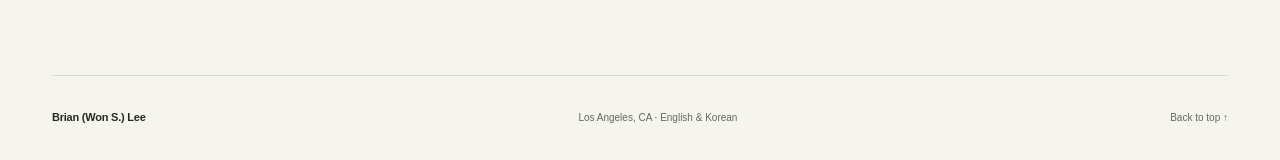
<file: projects/demand-response.html>
<!doctype html>
<html lang="en"><head><meta charset="utf-8"><meta name="viewport" content="width=device-width, initial-scale=1">
<title>Demand Response Portal | Brian Lee</title><meta name="description" content="An energy-data web platform, with backend APIs for managing organizations, users, and meters.">
<meta name="theme-color" content="#f5f4ef"><link rel="canonical" href="https://voostorm.github.io/brian-lee-portfolio/projects/demand-response.html">
<meta property="og:type" content="website"><meta property="og:title" content="Demand Response Portal | Brian Lee">
<meta property="og:description" content="An energy-data web platform, with backend APIs for managing organizations, users, and meters."><meta property="og:url" content="https://voostorm.github.io/brian-lee-portfolio/projects/demand-response.html">
<meta property="og:image" content="https://voostorm.github.io/brian-lee-portfolio/assets/evidence/fish-fish.png">
<link rel="icon" href="../assets/favicon.svg" type="image/svg+xml">
<link rel="stylesheet" href="../assets/style.css?v=20261018-bbt"><script src="../assets/site.js" defer></script></head><body>
<a class="skip" href="#main">Skip to content</a>
<header class="site-header wrap"><a class="brand" href="../index.html" aria-label="Brian Lee home"><span class="brand-mark" aria-hidden="true">b.</span> Brian Lee<span class="brand-sub"> / Software engineer</span></a>
<nav aria-label="Main navigation"><a href="../index.html#work">Work</a><a href="../index.html#about">About</a><a class="nav-contact" href="../index.html#contact">Let’s talk <span aria-hidden="true">↗</span></a></nav></header><main class="wrap case" id="main"><div id="top"></div><a class="back" href="../index.html#work">← All projects</a>
    <div class="case-intro"><div><p class="eyebrow">Backend &amp; web / 2023</p><h1>Demand Response Portal</h1><p class="lead">An energy-data web platform, with backend APIs for managing organizations, users, and meters.</p><ul class="tags" aria-label="Technologies"><li>Python</li><li>Flask</li><li>MariaDB</li><li>Docker</li></ul><p class="project-context">Team capstone · Tennessee Tech</p></div><figure class="case-art evidence-code"><div class="source-preview"><div class="file-label">adminpage.py<span>Python</span></div><pre aria-label="Source excerpt from adminpage.py"><code><span class="code-line"><span class="line-number" aria-hidden="true">59</span><span>@adminpage.route(&quot;/mod-org-name&quot;, methods=[&#x27;PUT&#x27;])</span></span><span class="code-line"><span class="line-number" aria-hidden="true">60</span><span>def modOrgName(): # button to mod an org name</span></span><span class="code-line"><span class="line-number" aria-hidden="true">61</span><span>    # ajax request to get unique org_id and its org_name and new org_name</span></span><span class="code-line"><span class="line-number" aria-hidden="true">62</span><span>    data = request.json</span></span><span class="code-line"><span class="line-number" aria-hidden="true">63</span><span>    intOrgNum = data.get(&#x27;intOrgNum&#x27;)</span></span><span class="code-line"><span class="line-number" aria-hidden="true">64</span><span>    strNewOrgName = data.get(&#x27;strNewOrgName&#x27;)</span></span><span class="code-line"><span class="line-number" aria-hidden="true">65</span><span>    strCurrOrgName = data.get(&#x27;strCurrOrgName&#x27;)</span></span><span class="code-line"><span class="line-number" aria-hidden="true">66</span><span> </span></span><span class="code-line"><span class="line-number" aria-hidden="true">67</span><span>    # Connect to the database</span></span><span class="code-line"><span class="line-number" aria-hidden="true">68</span><span>    try:</span></span><span class="code-line"><span class="line-number" aria-hidden="true">69</span><span>        conn = connect_db()</span></span><span class="code-line"><span class="line-number" aria-hidden="true">70</span><span>        # Update the database if organization name is changed</span></span><span class="code-line"><span class="line-number" aria-hidden="true">71</span><span>        with conn.cursor() as cursor:</span></span><span class="code-line"><span class="line-number" aria-hidden="true">72</span><span>            if len(strNewOrgName) &gt; 0 and strNewOrgName != strCurrOrgName:</span></span><span class="code-line"><span class="line-number" aria-hidden="true">73</span><span>                cursor.execute(&#x27;UPDATE organizations SET org_name = %s where org_id = %s&#x27;, (strNewOrgName, intOrgNum))</span></span><span class="code-line"><span class="line-number" aria-hidden="true">74</span><span>                conn.commit()</span></span></code></pre></div><figcaption>Organization update endpoint · <a class="text-link" href="https://github.com/voostorm/ttu-works/blob/739bd26214234fa03a8f3d60461b6b19beac9c94/Projects/team/Software%20Engineering/drp/src/web/app/routes/api/admin/adminpage.py#L59-L74" target="_blank" rel="noopener noreferrer">View original <span aria-hidden="true">↗</span></a></figcaption></figure></div>
    <div class="case-layout"><div class="case-copy"><section><p class="eyebrow">01 / The problem</p><h2>What this project explores</h2><p>Power consumers and providers need a way to organize meter data and explore energy usage. Our capstone team built a web portal for those workflows.</p></section><section><p class="eyebrow">02 / My contribution</p><h2>The work I took on</h2><p>My primary responsibility was the backend API for the administrator and organization pages. I worked on operations that add, update, and retrieve the records those pages display.</p><ul class="implementation"><li>Seven route handlers across the administrator and organization API modules cover organization lists, member updates, meter assignment, and creation operations.</li><li>Used SQL queries and joins to retrieve organization members, update records, and return JSON responses to the frontend.</li><li>Worked in an Agile team over roughly six months. The shared application includes Flask, MariaDB, Redis, Nginx, and Docker Compose.</li></ul></section><section><p class="eyebrow">03 / The result</p><h2>What it demonstrates</h2><p>A team-built capstone connecting web interfaces, API behavior, and relational data. The linked modules show my main area of contribution.</p></section></div>
    <aside class="evidence"><p class="eyebrow">Explore the evidence</p><h2>Go one level deeper.</h2><a class="text-link" href="https://github.com/voostorm/ttu-works/blob/main/Projects/team/Software%20Engineering/drp/src/web/app/routes/api/admin/adminpage.py" target="_blank" rel="noopener noreferrer">Administrator API <span aria-hidden="true">↗</span></a><a class="text-link" href="https://github.com/voostorm/ttu-works/blob/main/Projects/team/Software%20Engineering/drp/src/web/app/routes/api/org/organization.py" target="_blank" rel="noopener noreferrer">Organization API <span aria-hidden="true">↗</span></a><a class="text-link" href="https://github.com/voostorm/ttu-works/tree/main/Projects/team/Software%20Engineering/drp" target="_blank" rel="noopener noreferrer">Project repository <span aria-hidden="true">↗</span></a><hr><p>Interested in this work?</p><a class="text-link" href="mailto:wlee.techjob@gmail.com">Get in touch ↗</a></aside></div>
    <a class="button outline" href="../index.html#work">← Explore more projects</a></main><footer class="wrap footer"><a class="brand" href="../index.html">Brian (Won S.) Lee</a><span>Los Angeles, CA · English & Korean</span><a href="#top">Back to top ↑</a></footer></body></html>
</file>
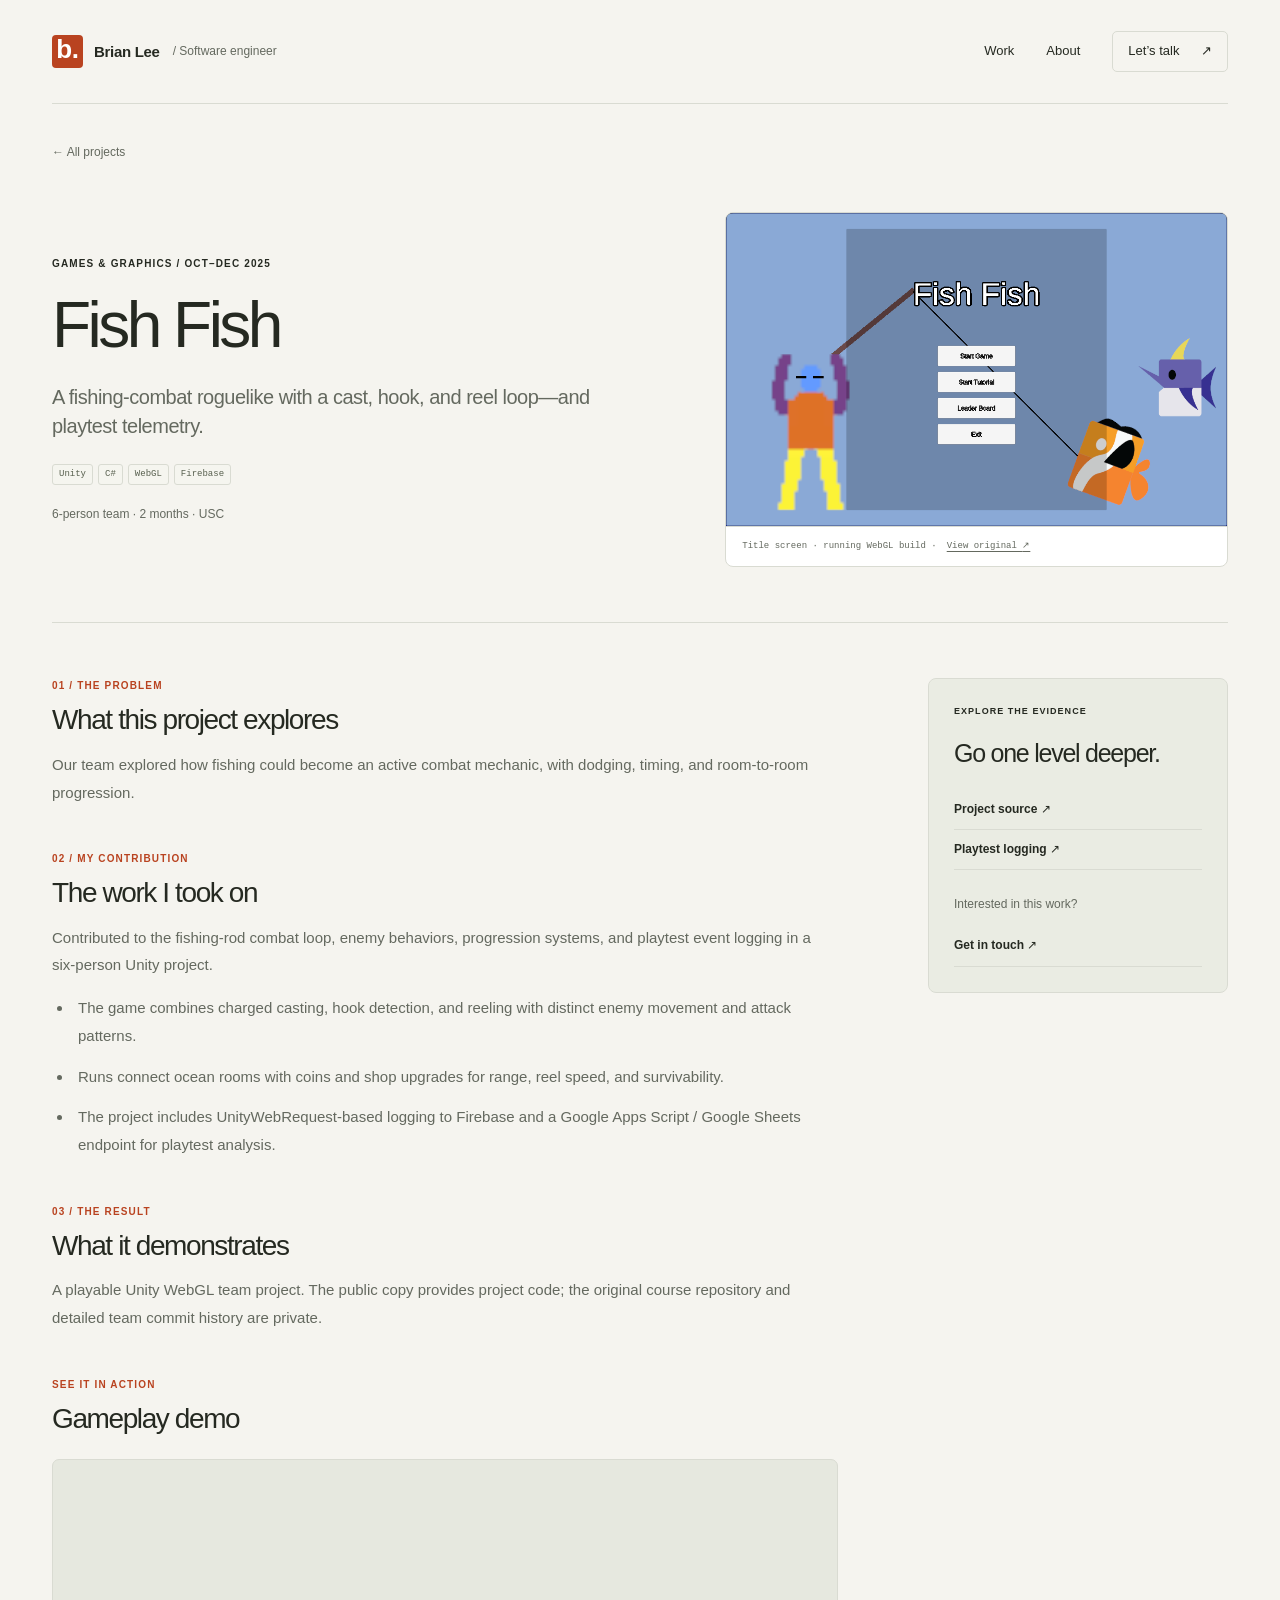
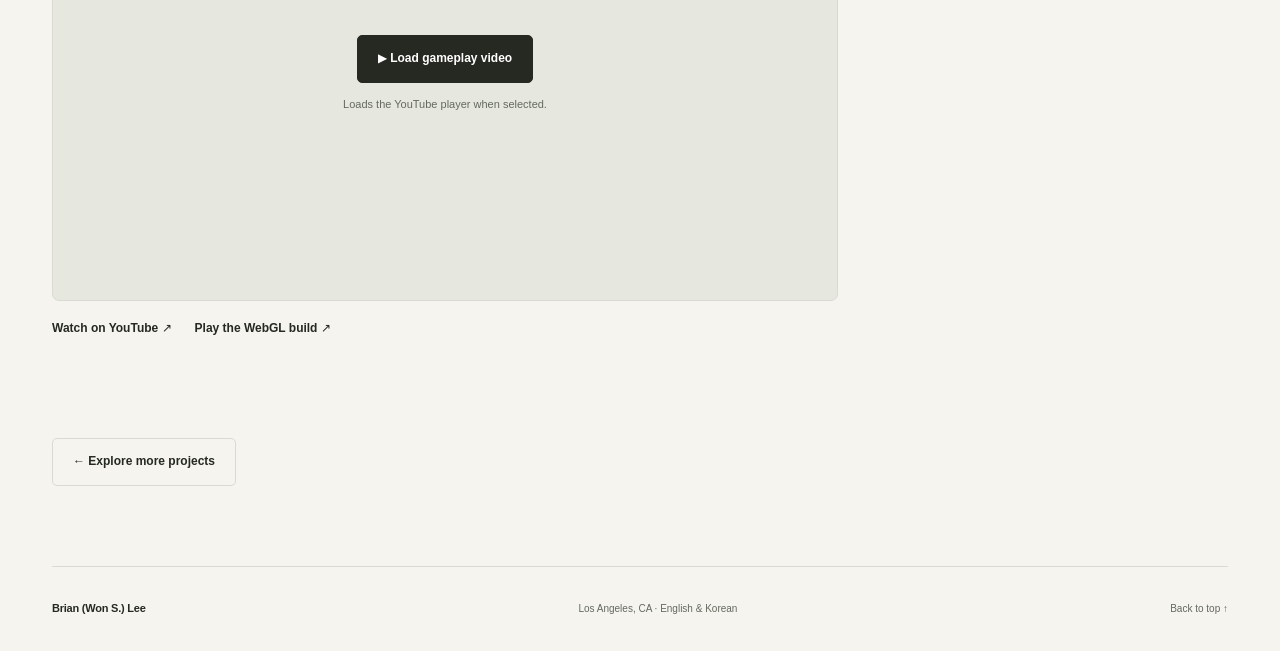
<file: projects/fish-fish.html>
<!doctype html>
<html lang="en"><head><meta charset="utf-8"><meta name="viewport" content="width=device-width, initial-scale=1">
<title>Fish Fish | Brian Lee</title><meta name="description" content="A fishing-combat roguelike with a cast, hook, and reel loop—and playtest telemetry.">
<meta name="theme-color" content="#f5f4ef"><link rel="canonical" href="https://voostorm.github.io/brian-lee-portfolio/projects/fish-fish.html">
<meta property="og:type" content="website"><meta property="og:title" content="Fish Fish | Brian Lee">
<meta property="og:description" content="A fishing-combat roguelike with a cast, hook, and reel loop—and playtest telemetry."><meta property="og:url" content="https://voostorm.github.io/brian-lee-portfolio/projects/fish-fish.html">
<meta property="og:image" content="https://voostorm.github.io/brian-lee-portfolio/assets/evidence/fish-fish.png">
<link rel="icon" href="../assets/favicon.svg" type="image/svg+xml">
<link rel="stylesheet" href="../assets/style.css?v=20261018-bbt"><script src="../assets/site.js" defer></script></head><body>
<a class="skip" href="#main">Skip to content</a>
<header class="site-header wrap"><a class="brand" href="../index.html" aria-label="Brian Lee home"><span class="brand-mark" aria-hidden="true">b.</span> Brian Lee<span class="brand-sub"> / Software engineer</span></a>
<nav aria-label="Main navigation"><a href="../index.html#work">Work</a><a href="../index.html#about">About</a><a class="nav-contact" href="../index.html#contact">Let’s talk <span aria-hidden="true">↗</span></a></nav></header><main class="wrap case" id="main"><div id="top"></div><a class="back" href="../index.html#work">← All projects</a>
    <div class="case-intro"><div><p class="eyebrow">Games &amp; graphics / Oct–Dec 2025</p><h1>Fish Fish</h1><p class="lead">A fishing-combat roguelike with a cast, hook, and reel loop—and playtest telemetry.</p><ul class="tags" aria-label="Technologies"><li>Unity</li><li>C#</li><li>WebGL</li><li>Firebase</li></ul><p class="project-context">6-person team · 2 months · USC</p></div><figure class="case-art evidence-image"><img src="../assets/evidence/fish-fish.png" alt="Fish Fish title screen with the fishing rod, diver, fish, and Start Game button." loading="lazy"><figcaption>Title screen · running WebGL build · <a class="text-link" href="https://github.com/voostorm/fish-fish-playable/tree/662ddd88b40c37f964f3660eeb1116adb92b34e6" target="_blank" rel="noopener noreferrer">View original <span aria-hidden="true">↗</span></a></figcaption></figure></div>
    <div class="case-layout"><div class="case-copy"><section><p class="eyebrow">01 / The problem</p><h2>What this project explores</h2><p>Our team explored how fishing could become an active combat mechanic, with dodging, timing, and room-to-room progression.</p></section><section><p class="eyebrow">02 / My contribution</p><h2>The work I took on</h2><p>Contributed to the fishing-rod combat loop, enemy behaviors, progression systems, and playtest event logging in a six-person Unity project.</p><ul class="implementation"><li>The game combines charged casting, hook detection, and reeling with distinct enemy movement and attack patterns.</li><li>Runs connect ocean rooms with coins and shop upgrades for range, reel speed, and survivability.</li><li>The project includes UnityWebRequest-based logging to Firebase and a Google Apps Script / Google Sheets endpoint for playtest analysis.</li></ul></section><section><p class="eyebrow">03 / The result</p><h2>What it demonstrates</h2><p>A playable Unity WebGL team project. The public copy provides project code; the original course repository and detailed team commit history are private.</p></section><section class="demo" aria-labelledby="demo-heading"><p class="eyebrow">See it in action</p><h2 id="demo-heading">Gameplay demo</h2>
        <div class="video-slot" hidden data-video="WDgjX7Pozf0" data-title="Fish Fish gameplay"><button class="button video-load" type="button">▶ Load gameplay video</button><p>Loads the YouTube player when selected.</p></div>
        <div class="demo-links"><a class="text-link" href="https://www.youtube.com/watch?v=WDgjX7Pozf0" target="_blank" rel="noopener noreferrer">Watch on YouTube <span aria-hidden="true">↗</span></a><a class="text-link" href="https://voostorm.github.io/fish-fish-playable/" target="_blank" rel="noopener noreferrer">Play the WebGL build <span aria-hidden="true">↗</span></a></div></section></div>
    <aside class="evidence"><p class="eyebrow">Explore the evidence</p><h2>Go one level deeper.</h2><a class="text-link" href="https://github.com/voostorm/fish-fish/" target="_blank" rel="noopener noreferrer">Project source <span aria-hidden="true">↗</span></a><a class="text-link" href="https://github.com/voostorm/fish-fish/blob/main/Assets/Scripts/GoogleSheetsLogger.cs" target="_blank" rel="noopener noreferrer">Playtest logging <span aria-hidden="true">↗</span></a><hr><p>Interested in this work?</p><a class="text-link" href="mailto:wlee.techjob@gmail.com">Get in touch ↗</a></aside></div>
    <a class="button outline" href="../index.html#work">← Explore more projects</a></main><footer class="wrap footer"><a class="brand" href="../index.html">Brian (Won S.) Lee</a><span>Los Angeles, CA · English & Korean</span><a href="#top">Back to top ↑</a></footer></body></html>
</file>
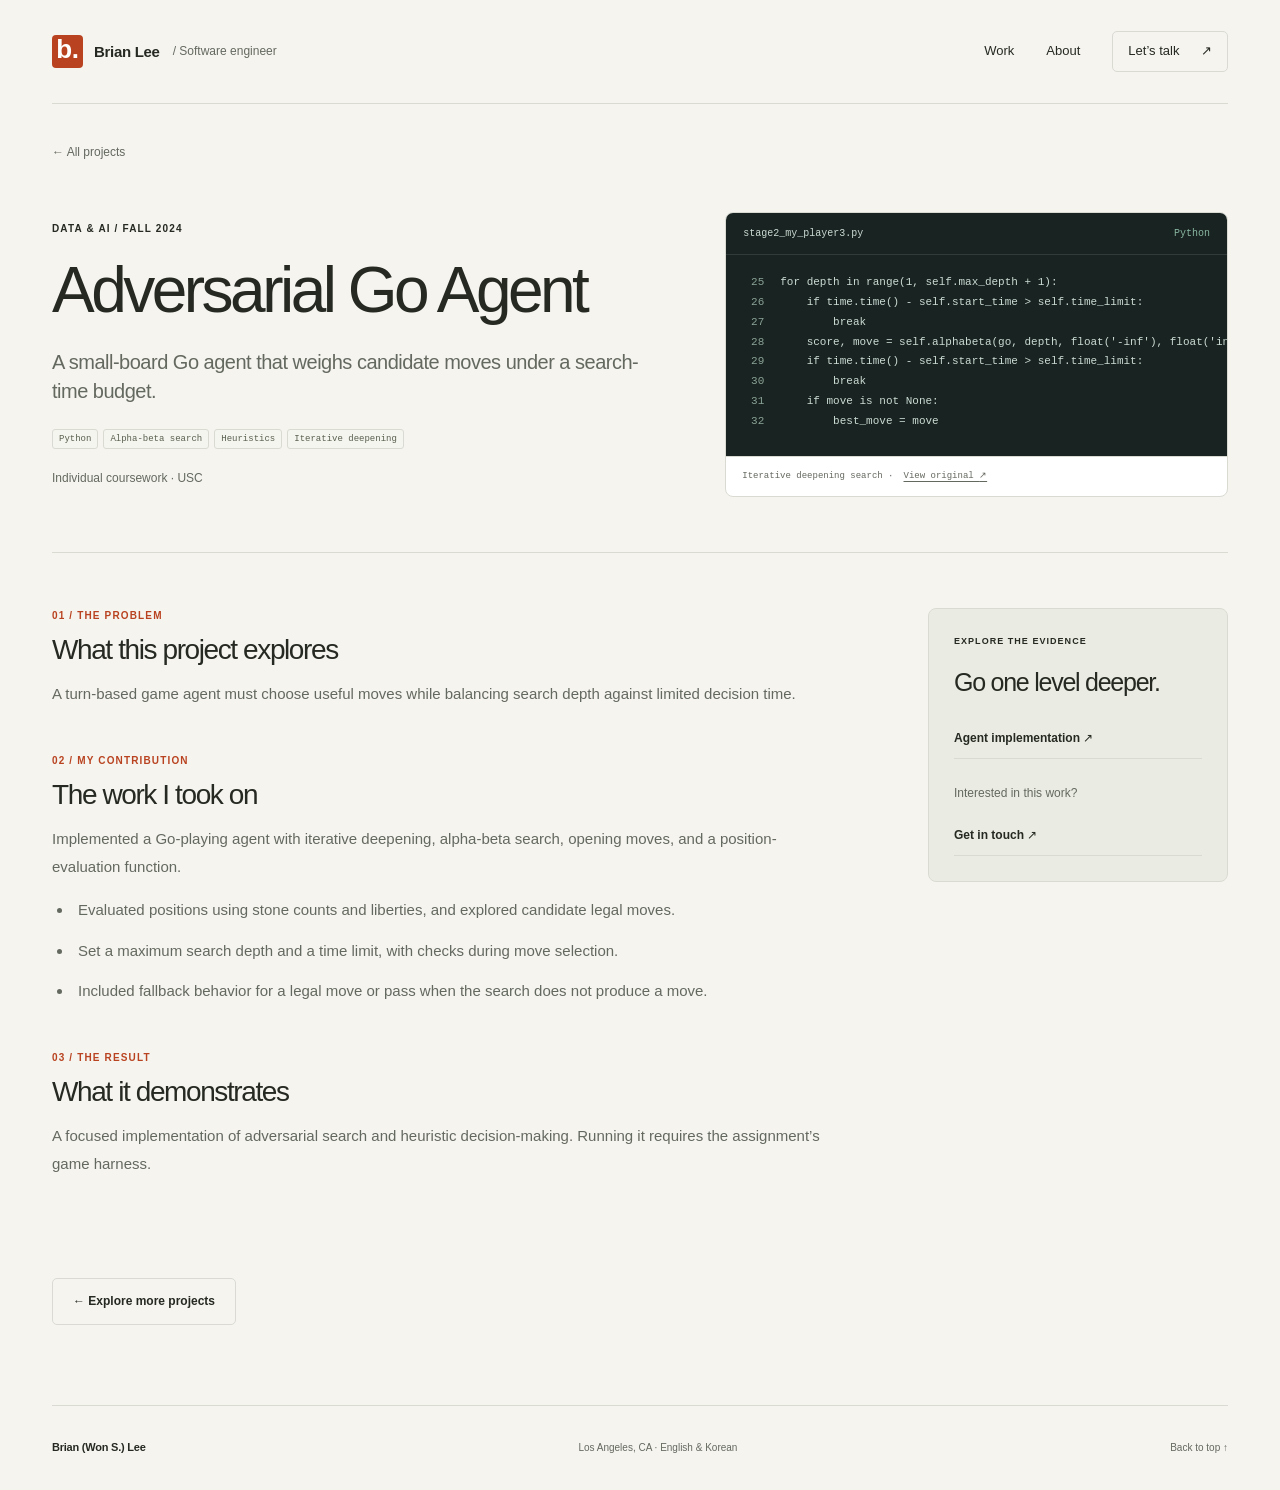
<file: projects/go-agent.html>
<!doctype html>
<html lang="en"><head><meta charset="utf-8"><meta name="viewport" content="width=device-width, initial-scale=1">
<title>Adversarial Go Agent | Brian Lee</title><meta name="description" content="A small-board Go agent that weighs candidate moves under a search-time budget.">
<meta name="theme-color" content="#f5f4ef"><link rel="canonical" href="https://voostorm.github.io/brian-lee-portfolio/projects/go-agent.html">
<meta property="og:type" content="website"><meta property="og:title" content="Adversarial Go Agent | Brian Lee">
<meta property="og:description" content="A small-board Go agent that weighs candidate moves under a search-time budget."><meta property="og:url" content="https://voostorm.github.io/brian-lee-portfolio/projects/go-agent.html">
<meta property="og:image" content="https://voostorm.github.io/brian-lee-portfolio/assets/evidence/fish-fish.png">
<link rel="icon" href="../assets/favicon.svg" type="image/svg+xml">
<link rel="stylesheet" href="../assets/style.css?v=20261018-bbt"><script src="../assets/site.js" defer></script></head><body>
<a class="skip" href="#main">Skip to content</a>
<header class="site-header wrap"><a class="brand" href="../index.html" aria-label="Brian Lee home"><span class="brand-mark" aria-hidden="true">b.</span> Brian Lee<span class="brand-sub"> / Software engineer</span></a>
<nav aria-label="Main navigation"><a href="../index.html#work">Work</a><a href="../index.html#about">About</a><a class="nav-contact" href="../index.html#contact">Let’s talk <span aria-hidden="true">↗</span></a></nav></header><main class="wrap case" id="main"><div id="top"></div><a class="back" href="../index.html#work">← All projects</a>
    <div class="case-intro"><div><p class="eyebrow">Data &amp; AI / Fall 2024</p><h1>Adversarial Go Agent</h1><p class="lead">A small-board Go agent that weighs candidate moves under a search-time budget.</p><ul class="tags" aria-label="Technologies"><li>Python</li><li>Alpha-beta search</li><li>Heuristics</li><li>Iterative deepening</li></ul><p class="project-context">Individual coursework · USC</p></div><figure class="case-art evidence-code"><div class="source-preview"><div class="file-label">stage2_my_player3.py<span>Python</span></div><pre aria-label="Source excerpt from stage2_my_player3.py"><code><span class="code-line"><span class="line-number" aria-hidden="true">25</span><span>for depth in range(1, self.max_depth + 1):</span></span><span class="code-line"><span class="line-number" aria-hidden="true">26</span><span>    if time.time() - self.start_time &gt; self.time_limit:</span></span><span class="code-line"><span class="line-number" aria-hidden="true">27</span><span>        break</span></span><span class="code-line"><span class="line-number" aria-hidden="true">28</span><span>    score, move = self.alphabeta(go, depth, float(&#x27;-inf&#x27;), float(&#x27;inf&#x27;), True, piece_type)</span></span><span class="code-line"><span class="line-number" aria-hidden="true">29</span><span>    if time.time() - self.start_time &gt; self.time_limit:</span></span><span class="code-line"><span class="line-number" aria-hidden="true">30</span><span>        break</span></span><span class="code-line"><span class="line-number" aria-hidden="true">31</span><span>    if move is not None:</span></span><span class="code-line"><span class="line-number" aria-hidden="true">32</span><span>        best_move = move</span></span></code></pre></div><figcaption>Iterative deepening search · <a class="text-link" href="https://github.com/voostorm/usc-works/blob/395d046e06e459bc0c794d70f70242c38e1bc03a/CSCI%20561%20-%20Foundations%20of%20Artificial%20Intelligence/GO/solutions/stage2_my_player3.py#L25-L32" target="_blank" rel="noopener noreferrer">View original <span aria-hidden="true">↗</span></a></figcaption></figure></div>
    <div class="case-layout"><div class="case-copy"><section><p class="eyebrow">01 / The problem</p><h2>What this project explores</h2><p>A turn-based game agent must choose useful moves while balancing search depth against limited decision time.</p></section><section><p class="eyebrow">02 / My contribution</p><h2>The work I took on</h2><p>Implemented a Go-playing agent with iterative deepening, alpha-beta search, opening moves, and a position-evaluation function.</p><ul class="implementation"><li>Evaluated positions using stone counts and liberties, and explored candidate legal moves.</li><li>Set a maximum search depth and a time limit, with checks during move selection.</li><li>Included fallback behavior for a legal move or pass when the search does not produce a move.</li></ul></section><section><p class="eyebrow">03 / The result</p><h2>What it demonstrates</h2><p>A focused implementation of adversarial search and heuristic decision-making. Running it requires the assignment’s game harness.</p></section></div>
    <aside class="evidence"><p class="eyebrow">Explore the evidence</p><h2>Go one level deeper.</h2><a class="text-link" href="https://github.com/voostorm/usc-works/blob/main/CSCI%20561%20-%20Foundations%20of%20Artificial%20Intelligence/GO/solutions/stage2_my_player3.py" target="_blank" rel="noopener noreferrer">Agent implementation <span aria-hidden="true">↗</span></a><hr><p>Interested in this work?</p><a class="text-link" href="mailto:wlee.techjob@gmail.com">Get in touch ↗</a></aside></div>
    <a class="button outline" href="../index.html#work">← Explore more projects</a></main><footer class="wrap footer"><a class="brand" href="../index.html">Brian (Won S.) Lee</a><span>Los Angeles, CA · English & Korean</span><a href="#top">Back to top ↑</a></footer></body></html>
</file>
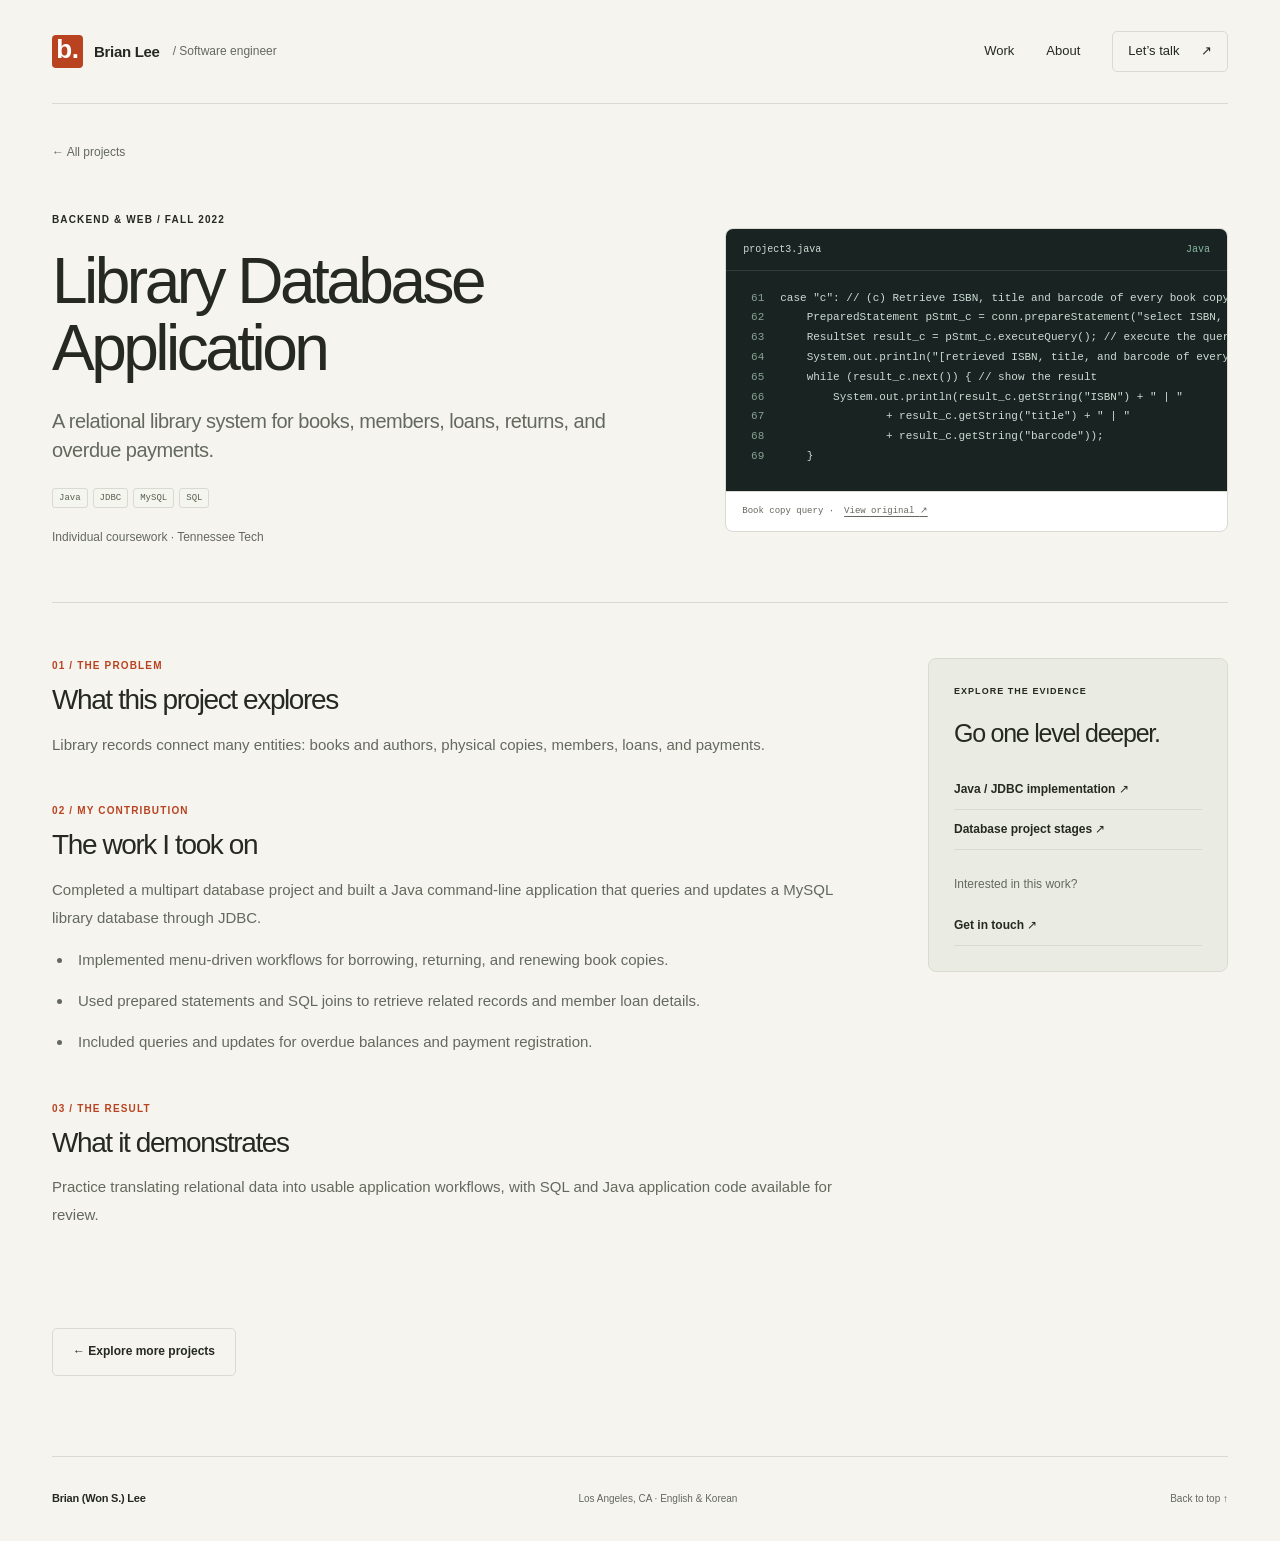
<file: projects/library-database.html>
<!doctype html>
<html lang="en"><head><meta charset="utf-8"><meta name="viewport" content="width=device-width, initial-scale=1">
<title>Library Database Application | Brian Lee</title><meta name="description" content="A relational library system for books, members, loans, returns, and overdue payments.">
<meta name="theme-color" content="#f5f4ef"><link rel="canonical" href="https://voostorm.github.io/brian-lee-portfolio/projects/library-database.html">
<meta property="og:type" content="website"><meta property="og:title" content="Library Database Application | Brian Lee">
<meta property="og:description" content="A relational library system for books, members, loans, returns, and overdue payments."><meta property="og:url" content="https://voostorm.github.io/brian-lee-portfolio/projects/library-database.html">
<meta property="og:image" content="https://voostorm.github.io/brian-lee-portfolio/assets/evidence/fish-fish.png">
<link rel="icon" href="../assets/favicon.svg" type="image/svg+xml">
<link rel="stylesheet" href="../assets/style.css?v=20261018-bbt"><script src="../assets/site.js" defer></script></head><body>
<a class="skip" href="#main">Skip to content</a>
<header class="site-header wrap"><a class="brand" href="../index.html" aria-label="Brian Lee home"><span class="brand-mark" aria-hidden="true">b.</span> Brian Lee<span class="brand-sub"> / Software engineer</span></a>
<nav aria-label="Main navigation"><a href="../index.html#work">Work</a><a href="../index.html#about">About</a><a class="nav-contact" href="../index.html#contact">Let’s talk <span aria-hidden="true">↗</span></a></nav></header><main class="wrap case" id="main"><div id="top"></div><a class="back" href="../index.html#work">← All projects</a>
    <div class="case-intro"><div><p class="eyebrow">Backend &amp; web / Fall 2022</p><h1>Library Database Application</h1><p class="lead">A relational library system for books, members, loans, returns, and overdue payments.</p><ul class="tags" aria-label="Technologies"><li>Java</li><li>JDBC</li><li>MySQL</li><li>SQL</li></ul><p class="project-context">Individual coursework · Tennessee Tech</p></div><figure class="case-art evidence-code"><div class="source-preview"><div class="file-label">project3.java<span>Java</span></div><pre aria-label="Source excerpt from project3.java"><code><span class="code-line"><span class="line-number" aria-hidden="true">61</span><span>case &quot;c&quot;: // (c) Retrieve ISBN, title and barcode of every book copy.</span></span><span class="code-line"><span class="line-number" aria-hidden="true">62</span><span>    PreparedStatement pStmt_c = conn.prepareStatement(&quot;select ISBN, title, barcode from COPY natural left outer join BOOK order by barcode;&quot;);</span></span><span class="code-line"><span class="line-number" aria-hidden="true">63</span><span>    ResultSet result_c = pStmt_c.executeQuery(); // execute the query</span></span><span class="code-line"><span class="line-number" aria-hidden="true">64</span><span>    System.out.println(&quot;[retrieved ISBN, title, and barcode of every book copy]&quot;);</span></span><span class="code-line"><span class="line-number" aria-hidden="true">65</span><span>    while (result_c.next()) { // show the result</span></span><span class="code-line"><span class="line-number" aria-hidden="true">66</span><span>        System.out.println(result_c.getString(&quot;ISBN&quot;) + &quot; | &quot;</span></span><span class="code-line"><span class="line-number" aria-hidden="true">67</span><span>                + result_c.getString(&quot;title&quot;) + &quot; | &quot;</span></span><span class="code-line"><span class="line-number" aria-hidden="true">68</span><span>                + result_c.getString(&quot;barcode&quot;));</span></span><span class="code-line"><span class="line-number" aria-hidden="true">69</span><span>    }</span></span></code></pre></div><figcaption>Book copy query · <a class="text-link" href="https://github.com/voostorm/ttu-works/blob/739bd26214234fa03a8f3d60461b6b19beac9c94/Projects/individual/Database%20Management%20Systems/Project%203/dbms_project3_turn-in_completed/src/project3.java#L61-L69" target="_blank" rel="noopener noreferrer">View original <span aria-hidden="true">↗</span></a></figcaption></figure></div>
    <div class="case-layout"><div class="case-copy"><section><p class="eyebrow">01 / The problem</p><h2>What this project explores</h2><p>Library records connect many entities: books and authors, physical copies, members, loans, and payments.</p></section><section><p class="eyebrow">02 / My contribution</p><h2>The work I took on</h2><p>Completed a multipart database project and built a Java command-line application that queries and updates a MySQL library database through JDBC.</p><ul class="implementation"><li>Implemented menu-driven workflows for borrowing, returning, and renewing book copies.</li><li>Used prepared statements and SQL joins to retrieve related records and member loan details.</li><li>Included queries and updates for overdue balances and payment registration.</li></ul></section><section><p class="eyebrow">03 / The result</p><h2>What it demonstrates</h2><p>Practice translating relational data into usable application workflows, with SQL and Java application code available for review.</p></section></div>
    <aside class="evidence"><p class="eyebrow">Explore the evidence</p><h2>Go one level deeper.</h2><a class="text-link" href="https://github.com/voostorm/ttu-works/blob/main/Projects/individual/Database%20Management%20Systems/Project%203/dbms_project3_turn-in_completed/src/project3.java" target="_blank" rel="noopener noreferrer">Java / JDBC implementation <span aria-hidden="true">↗</span></a><a class="text-link" href="https://github.com/voostorm/ttu-works/tree/main/Projects/individual/Database%20Management%20Systems" target="_blank" rel="noopener noreferrer">Database project stages <span aria-hidden="true">↗</span></a><hr><p>Interested in this work?</p><a class="text-link" href="mailto:wlee.techjob@gmail.com">Get in touch ↗</a></aside></div>
    <a class="button outline" href="../index.html#work">← Explore more projects</a></main><footer class="wrap footer"><a class="brand" href="../index.html">Brian (Won S.) Lee</a><span>Los Angeles, CA · English & Korean</span><a href="#top">Back to top ↑</a></footer></body></html>
</file>
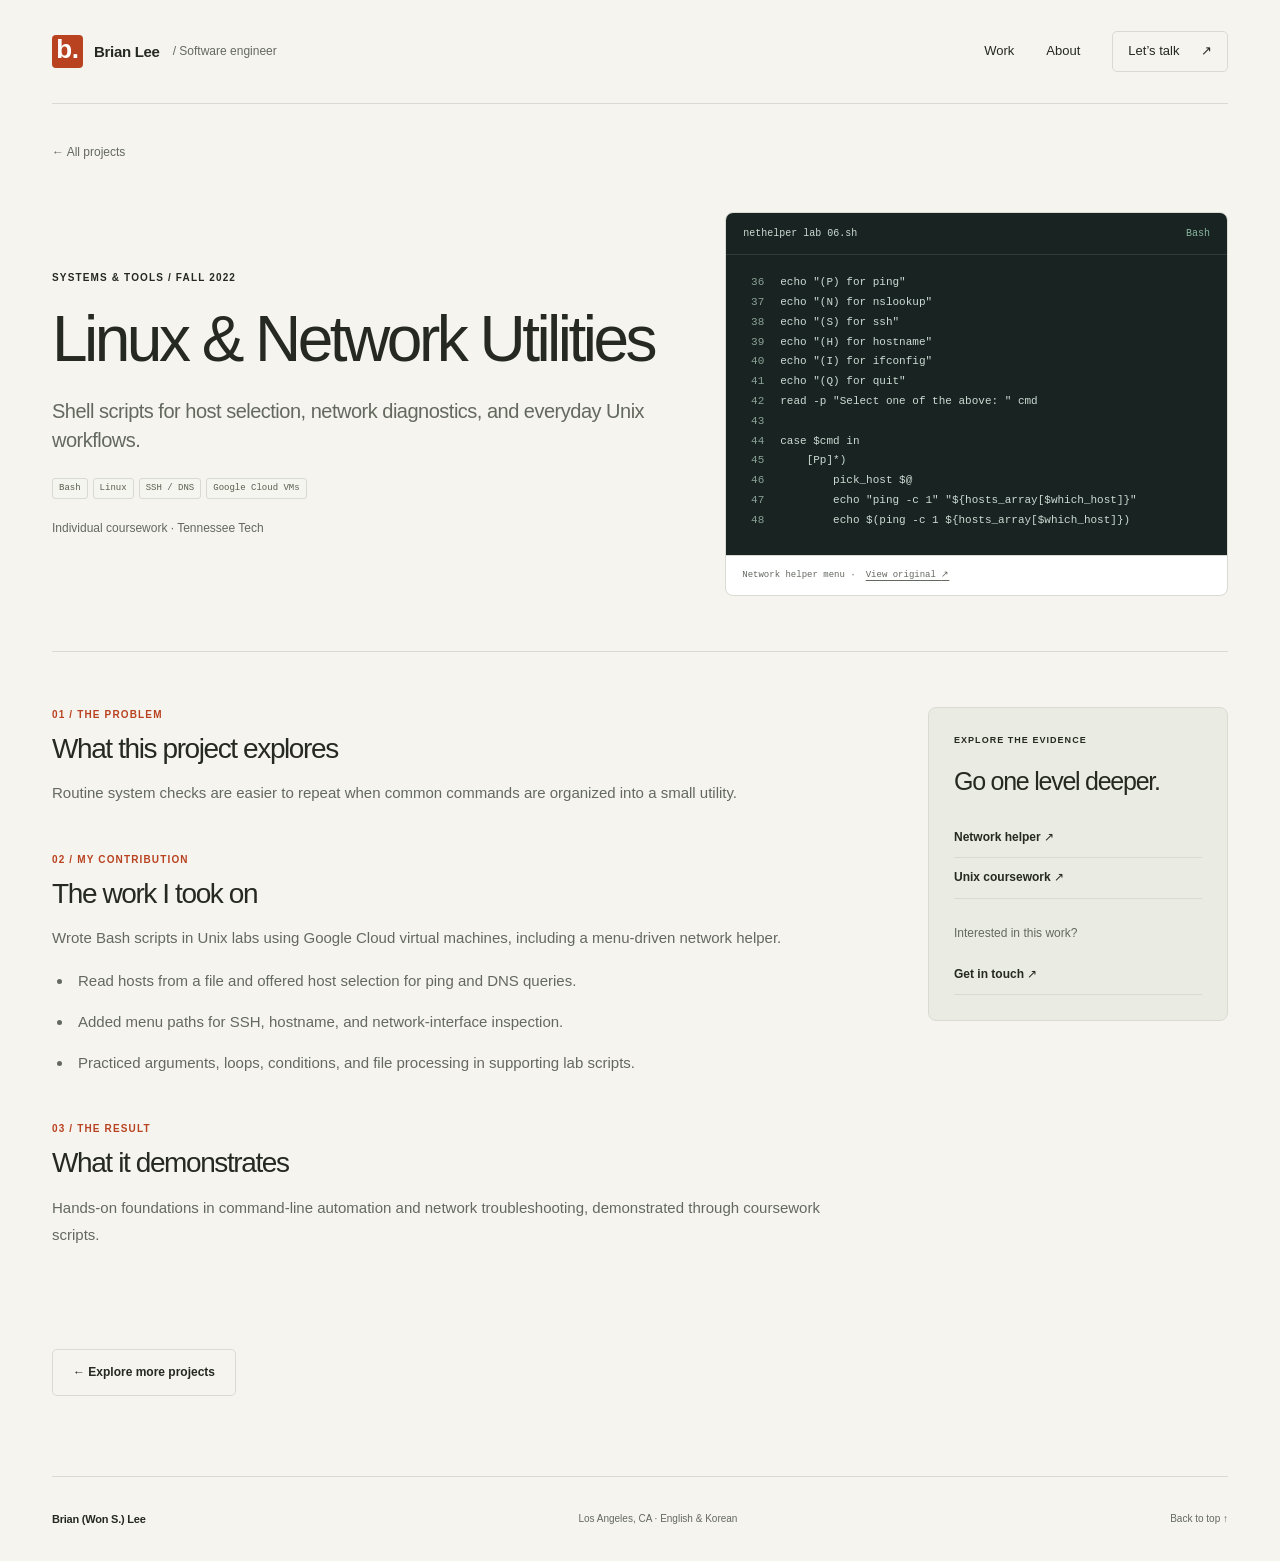
<file: projects/linux-tools.html>
<!doctype html>
<html lang="en"><head><meta charset="utf-8"><meta name="viewport" content="width=device-width, initial-scale=1">
<title>Linux &amp; Network Utilities | Brian Lee</title><meta name="description" content="Shell scripts for host selection, network diagnostics, and everyday Unix workflows.">
<meta name="theme-color" content="#f5f4ef"><link rel="canonical" href="https://voostorm.github.io/brian-lee-portfolio/projects/linux-tools.html">
<meta property="og:type" content="website"><meta property="og:title" content="Linux &amp; Network Utilities | Brian Lee">
<meta property="og:description" content="Shell scripts for host selection, network diagnostics, and everyday Unix workflows."><meta property="og:url" content="https://voostorm.github.io/brian-lee-portfolio/projects/linux-tools.html">
<meta property="og:image" content="https://voostorm.github.io/brian-lee-portfolio/assets/evidence/fish-fish.png">
<link rel="icon" href="../assets/favicon.svg" type="image/svg+xml">
<link rel="stylesheet" href="../assets/style.css?v=20261018-bbt"><script src="../assets/site.js" defer></script></head><body>
<a class="skip" href="#main">Skip to content</a>
<header class="site-header wrap"><a class="brand" href="../index.html" aria-label="Brian Lee home"><span class="brand-mark" aria-hidden="true">b.</span> Brian Lee<span class="brand-sub"> / Software engineer</span></a>
<nav aria-label="Main navigation"><a href="../index.html#work">Work</a><a href="../index.html#about">About</a><a class="nav-contact" href="../index.html#contact">Let’s talk <span aria-hidden="true">↗</span></a></nav></header><main class="wrap case" id="main"><div id="top"></div><a class="back" href="../index.html#work">← All projects</a>
    <div class="case-intro"><div><p class="eyebrow">Systems &amp; tools / Fall 2022</p><h1>Linux &amp; Network Utilities</h1><p class="lead">Shell scripts for host selection, network diagnostics, and everyday Unix workflows.</p><ul class="tags" aria-label="Technologies"><li>Bash</li><li>Linux</li><li>SSH / DNS</li><li>Google Cloud VMs</li></ul><p class="project-context">Individual coursework · Tennessee Tech</p></div><figure class="case-art evidence-code"><div class="source-preview"><div class="file-label">nethelper lab 06.sh<span>Bash</span></div><pre aria-label="Source excerpt from nethelper lab 06.sh"><code><span class="code-line"><span class="line-number" aria-hidden="true">36</span><span>echo &quot;(P) for ping&quot;</span></span><span class="code-line"><span class="line-number" aria-hidden="true">37</span><span>echo &quot;(N) for nslookup&quot;</span></span><span class="code-line"><span class="line-number" aria-hidden="true">38</span><span>echo &quot;(S) for ssh&quot;</span></span><span class="code-line"><span class="line-number" aria-hidden="true">39</span><span>echo &quot;(H) for hostname&quot;</span></span><span class="code-line"><span class="line-number" aria-hidden="true">40</span><span>echo &quot;(I) for ifconfig&quot;</span></span><span class="code-line"><span class="line-number" aria-hidden="true">41</span><span>echo &quot;(Q) for quit&quot; </span></span><span class="code-line"><span class="line-number" aria-hidden="true">42</span><span>read -p &quot;Select one of the above: &quot; cmd </span></span><span class="code-line"><span class="line-number" aria-hidden="true">43</span><span> </span></span><span class="code-line"><span class="line-number" aria-hidden="true">44</span><span>case $cmd in</span></span><span class="code-line"><span class="line-number" aria-hidden="true">45</span><span>    [Pp]*)</span></span><span class="code-line"><span class="line-number" aria-hidden="true">46</span><span>        pick_host $@</span></span><span class="code-line"><span class="line-number" aria-hidden="true">47</span><span>        echo &quot;ping -c 1&quot; &quot;${hosts_array[$which_host]}&quot;</span></span><span class="code-line"><span class="line-number" aria-hidden="true">48</span><span>        echo $(ping -c 1 ${hosts_array[$which_host]})</span></span></code></pre></div><figcaption>Network helper menu · <a class="text-link" href="https://github.com/voostorm/ttu-works/blob/739bd26214234fa03a8f3d60461b6b19beac9c94/Coursework/Intro%20to%20DevOps%20with%20Unix/wlee44_lab06/nethelper%20lab%2006.sh#L36-L48" target="_blank" rel="noopener noreferrer">View original <span aria-hidden="true">↗</span></a></figcaption></figure></div>
    <div class="case-layout"><div class="case-copy"><section><p class="eyebrow">01 / The problem</p><h2>What this project explores</h2><p>Routine system checks are easier to repeat when common commands are organized into a small utility.</p></section><section><p class="eyebrow">02 / My contribution</p><h2>The work I took on</h2><p>Wrote Bash scripts in Unix labs using Google Cloud virtual machines, including a menu-driven network helper.</p><ul class="implementation"><li>Read hosts from a file and offered host selection for ping and DNS queries.</li><li>Added menu paths for SSH, hostname, and network-interface inspection.</li><li>Practiced arguments, loops, conditions, and file processing in supporting lab scripts.</li></ul></section><section><p class="eyebrow">03 / The result</p><h2>What it demonstrates</h2><p>Hands-on foundations in command-line automation and network troubleshooting, demonstrated through coursework scripts.</p></section></div>
    <aside class="evidence"><p class="eyebrow">Explore the evidence</p><h2>Go one level deeper.</h2><a class="text-link" href="https://github.com/voostorm/ttu-works/blob/main/Coursework/Intro%20to%20DevOps%20with%20Unix/wlee44_lab06/nethelper%20lab%2006.sh" target="_blank" rel="noopener noreferrer">Network helper <span aria-hidden="true">↗</span></a><a class="text-link" href="https://github.com/voostorm/ttu-works/tree/main/Coursework/Intro%20to%20DevOps%20with%20Unix" target="_blank" rel="noopener noreferrer">Unix coursework <span aria-hidden="true">↗</span></a><hr><p>Interested in this work?</p><a class="text-link" href="mailto:wlee.techjob@gmail.com">Get in touch ↗</a></aside></div>
    <a class="button outline" href="../index.html#work">← Explore more projects</a></main><footer class="wrap footer"><a class="brand" href="../index.html">Brian (Won S.) Lee</a><span>Los Angeles, CA · English & Korean</span><a href="#top">Back to top ↑</a></footer></body></html>
</file>
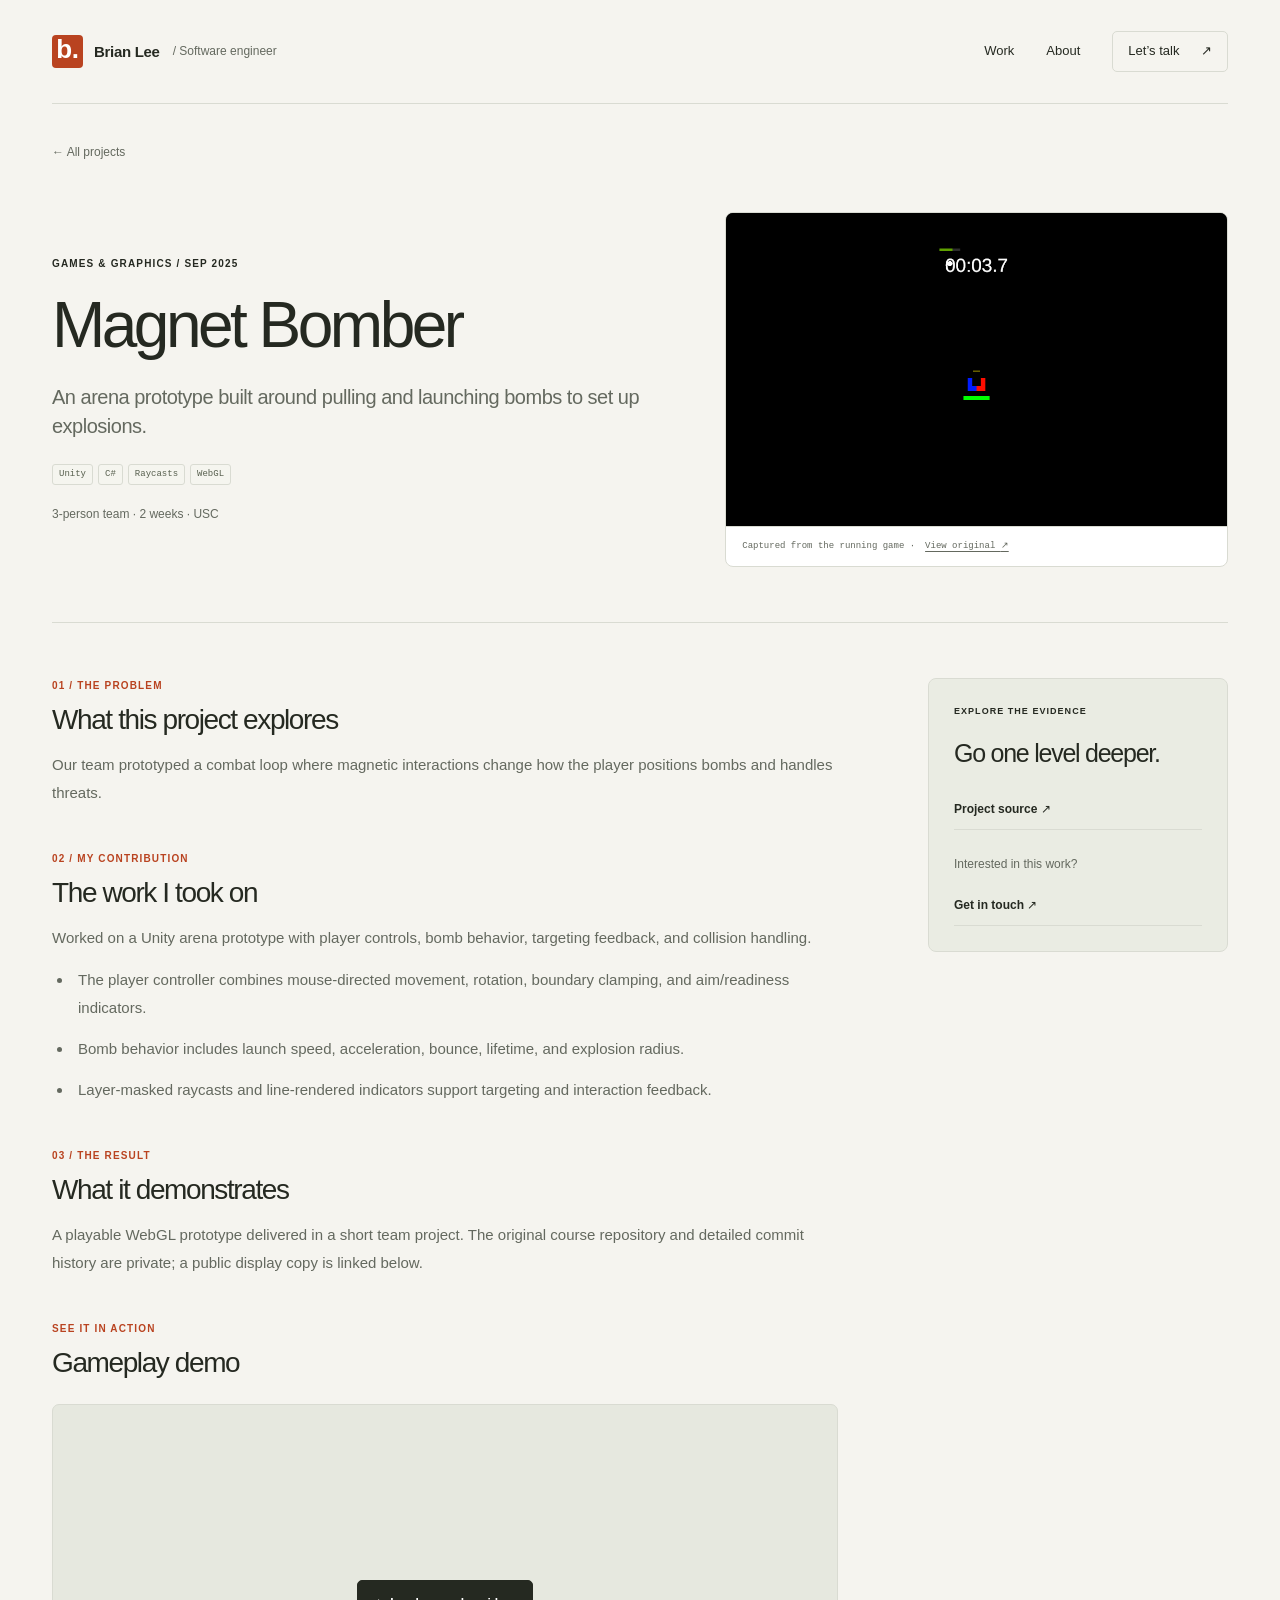
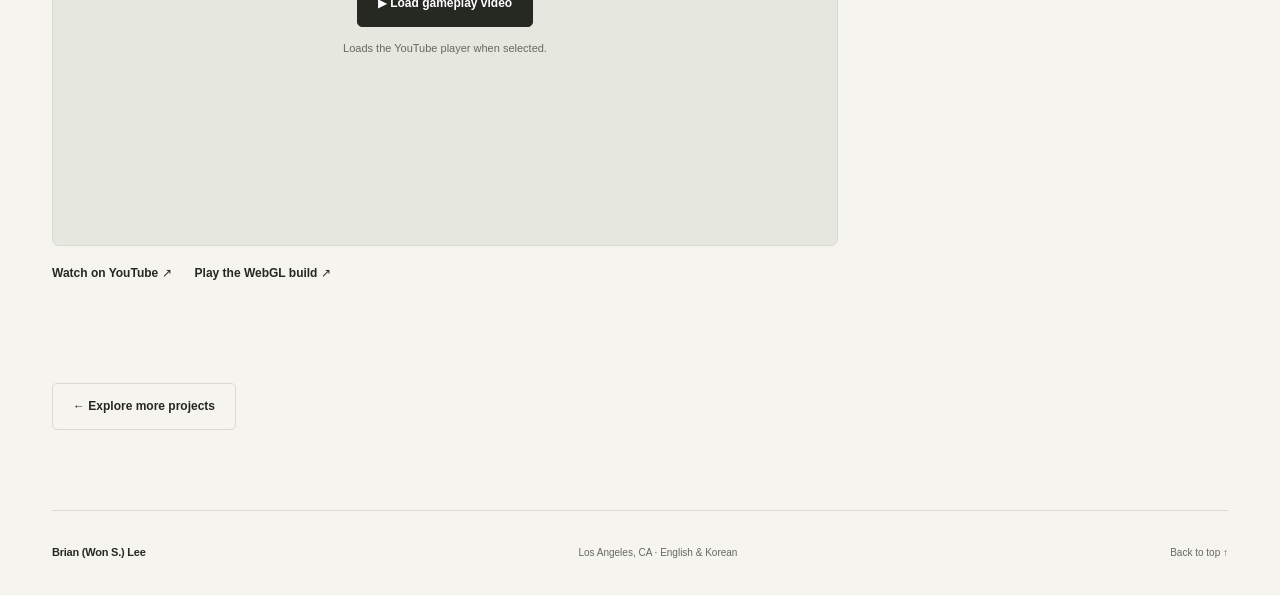
<file: projects/magnet-bomber.html>
<!doctype html>
<html lang="en"><head><meta charset="utf-8"><meta name="viewport" content="width=device-width, initial-scale=1">
<title>Magnet Bomber | Brian Lee</title><meta name="description" content="An arena prototype built around pulling and launching bombs to set up explosions.">
<meta name="theme-color" content="#f5f4ef"><link rel="canonical" href="https://voostorm.github.io/brian-lee-portfolio/projects/magnet-bomber.html">
<meta property="og:type" content="website"><meta property="og:title" content="Magnet Bomber | Brian Lee">
<meta property="og:description" content="An arena prototype built around pulling and launching bombs to set up explosions."><meta property="og:url" content="https://voostorm.github.io/brian-lee-portfolio/projects/magnet-bomber.html">
<meta property="og:image" content="https://voostorm.github.io/brian-lee-portfolio/assets/evidence/fish-fish.png">
<link rel="icon" href="../assets/favicon.svg" type="image/svg+xml">
<link rel="stylesheet" href="../assets/style.css?v=20261018-bbt"><script src="../assets/site.js" defer></script></head><body>
<a class="skip" href="#main">Skip to content</a>
<header class="site-header wrap"><a class="brand" href="../index.html" aria-label="Brian Lee home"><span class="brand-mark" aria-hidden="true">b.</span> Brian Lee<span class="brand-sub"> / Software engineer</span></a>
<nav aria-label="Main navigation"><a href="../index.html#work">Work</a><a href="../index.html#about">About</a><a class="nav-contact" href="../index.html#contact">Let’s talk <span aria-hidden="true">↗</span></a></nav></header><main class="wrap case" id="main"><div id="top"></div><a class="back" href="../index.html#work">← All projects</a>
    <div class="case-intro"><div><p class="eyebrow">Games &amp; graphics / Sep 2025</p><h1>Magnet Bomber</h1><p class="lead">An arena prototype built around pulling and launching bombs to set up explosions.</p><ul class="tags" aria-label="Technologies"><li>Unity</li><li>C#</li><li>Raycasts</li><li>WebGL</li></ul><p class="project-context">3-person team · 2 weeks · USC</p></div><figure class="case-art evidence-image"><img src="../assets/evidence/magnet-bomber.png" alt="Magnet Bomber captured from its actual running build." loading="lazy"><figcaption>Captured from the running game · <a class="text-link" href="https://github.com/voostorm/magnet-bomber-playable/tree/285ae62c5c5c71b384a66cd8bb644d069de21fd2" target="_blank" rel="noopener noreferrer">View original <span aria-hidden="true">↗</span></a></figcaption></figure></div>
    <div class="case-layout"><div class="case-copy"><section><p class="eyebrow">01 / The problem</p><h2>What this project explores</h2><p>Our team prototyped a combat loop where magnetic interactions change how the player positions bombs and handles threats.</p></section><section><p class="eyebrow">02 / My contribution</p><h2>The work I took on</h2><p>Worked on a Unity arena prototype with player controls, bomb behavior, targeting feedback, and collision handling.</p><ul class="implementation"><li>The player controller combines mouse-directed movement, rotation, boundary clamping, and aim/readiness indicators.</li><li>Bomb behavior includes launch speed, acceleration, bounce, lifetime, and explosion radius.</li><li>Layer-masked raycasts and line-rendered indicators support targeting and interaction feedback.</li></ul></section><section><p class="eyebrow">03 / The result</p><h2>What it demonstrates</h2><p>A playable WebGL prototype delivered in a short team project. The original course repository and detailed commit history are private; a public display copy is linked below.</p></section><section class="demo" aria-labelledby="demo-heading"><p class="eyebrow">See it in action</p><h2 id="demo-heading">Gameplay demo</h2>
        <div class="video-slot" hidden data-video="ZR_4xCYwzhk" data-title="Magnet Bomber gameplay"><button class="button video-load" type="button">▶ Load gameplay video</button><p>Loads the YouTube player when selected.</p></div>
        <div class="demo-links"><a class="text-link" href="https://www.youtube.com/watch?v=ZR_4xCYwzhk" target="_blank" rel="noopener noreferrer">Watch on YouTube <span aria-hidden="true">↗</span></a><a class="text-link" href="https://voostorm.github.io/magnet-bomber-playable/" target="_blank" rel="noopener noreferrer">Play the WebGL build <span aria-hidden="true">↗</span></a></div></section></div>
    <aside class="evidence"><p class="eyebrow">Explore the evidence</p><h2>Go one level deeper.</h2><a class="text-link" href="https://github.com/voostorm/magnet-bomber/" target="_blank" rel="noopener noreferrer">Project source <span aria-hidden="true">↗</span></a><hr><p>Interested in this work?</p><a class="text-link" href="mailto:wlee.techjob@gmail.com">Get in touch ↗</a></aside></div>
    <a class="button outline" href="../index.html#work">← Explore more projects</a></main><footer class="wrap footer"><a class="brand" href="../index.html">Brian (Won S.) Lee</a><span>Los Angeles, CA · English & Korean</span><a href="#top">Back to top ↑</a></footer></body></html>
</file>
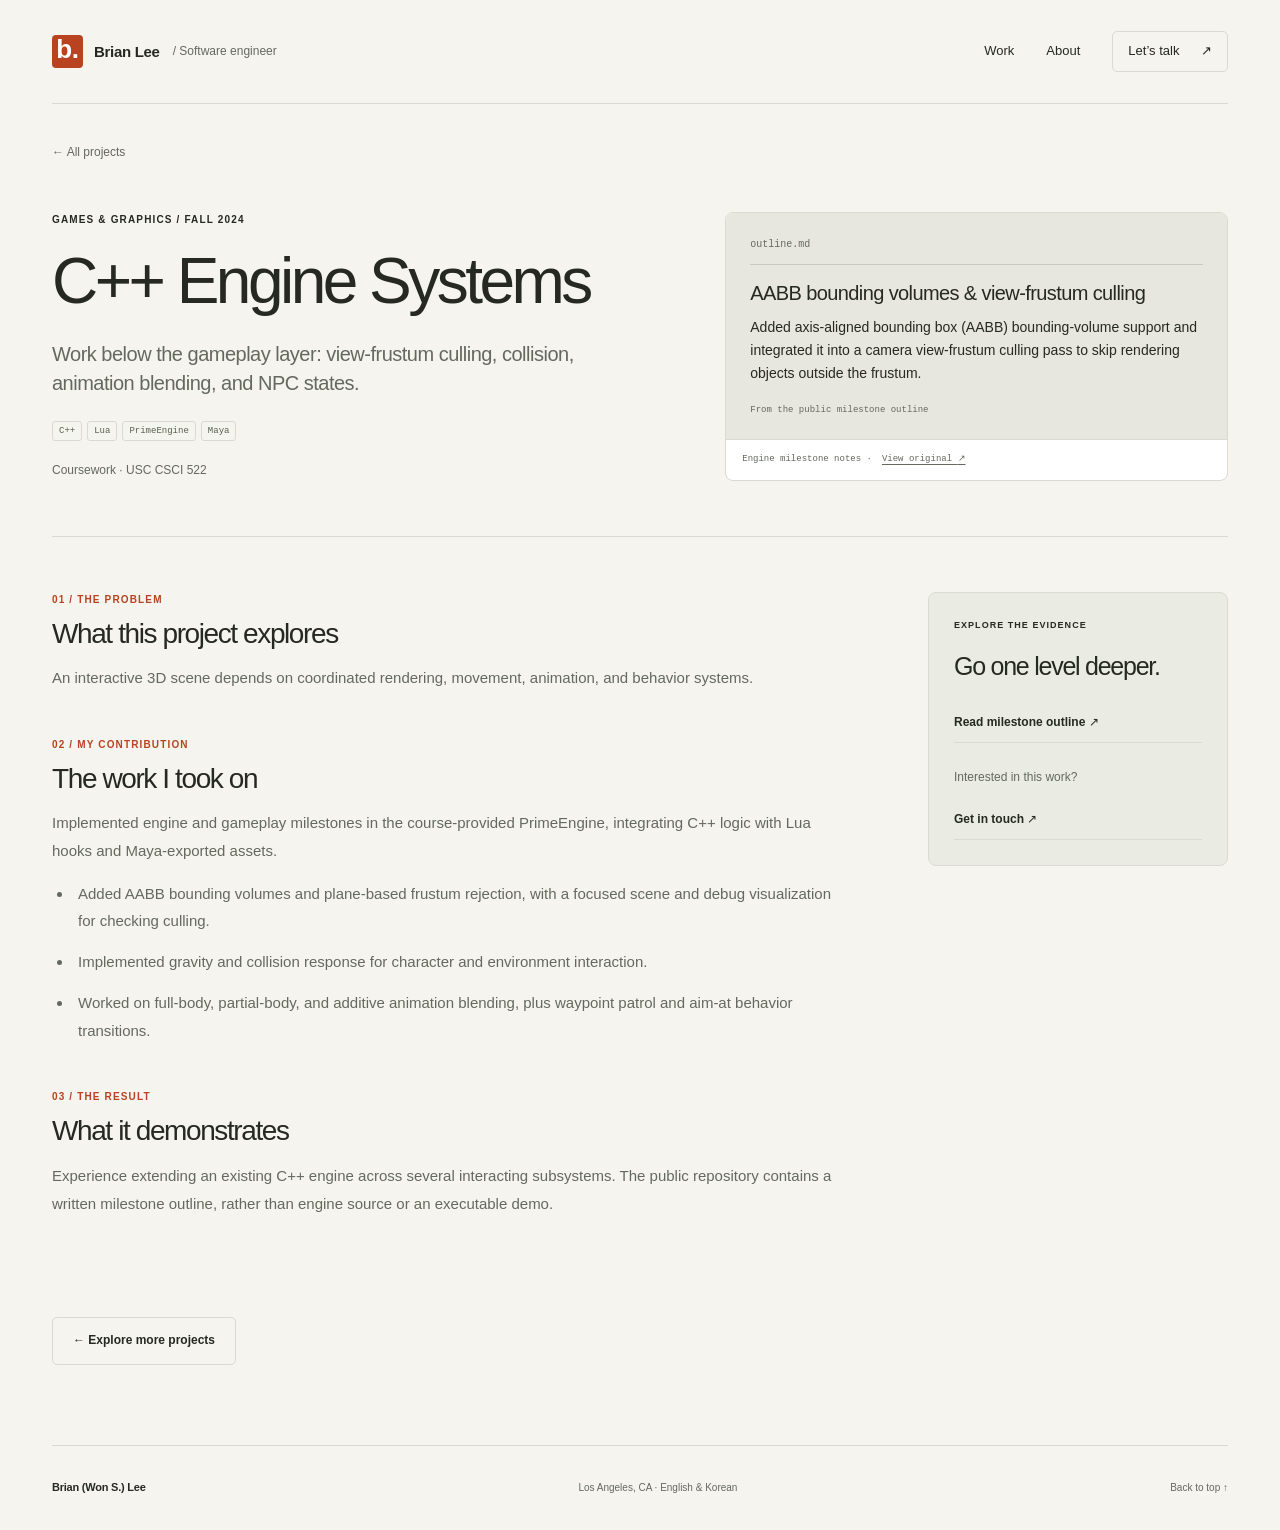
<file: projects/prime-engine.html>
<!doctype html>
<html lang="en"><head><meta charset="utf-8"><meta name="viewport" content="width=device-width, initial-scale=1">
<title>C++ Engine Systems | Brian Lee</title><meta name="description" content="Work below the gameplay layer: view-frustum culling, collision, animation blending, and NPC states.">
<meta name="theme-color" content="#f5f4ef"><link rel="canonical" href="https://voostorm.github.io/brian-lee-portfolio/projects/prime-engine.html">
<meta property="og:type" content="website"><meta property="og:title" content="C++ Engine Systems | Brian Lee">
<meta property="og:description" content="Work below the gameplay layer: view-frustum culling, collision, animation blending, and NPC states."><meta property="og:url" content="https://voostorm.github.io/brian-lee-portfolio/projects/prime-engine.html">
<meta property="og:image" content="https://voostorm.github.io/brian-lee-portfolio/assets/evidence/fish-fish.png">
<link rel="icon" href="../assets/favicon.svg" type="image/svg+xml">
<link rel="stylesheet" href="../assets/style.css?v=20261018-bbt"><script src="../assets/site.js" defer></script></head><body>
<a class="skip" href="#main">Skip to content</a>
<header class="site-header wrap"><a class="brand" href="../index.html" aria-label="Brian Lee home"><span class="brand-mark" aria-hidden="true">b.</span> Brian Lee<span class="brand-sub"> / Software engineer</span></a>
<nav aria-label="Main navigation"><a href="../index.html#work">Work</a><a href="../index.html#about">About</a><a class="nav-contact" href="../index.html#contact">Let’s talk <span aria-hidden="true">↗</span></a></nav></header><main class="wrap case" id="main"><div id="top"></div><a class="back" href="../index.html#work">← All projects</a>
    <div class="case-intro"><div><p class="eyebrow">Games &amp; graphics / Fall 2024</p><h1>C++ Engine Systems</h1><p class="lead">Work below the gameplay layer: view-frustum culling, collision, animation blending, and NPC states.</p><ul class="tags" aria-label="Technologies"><li>C++</li><li>Lua</li><li>PrimeEngine</li><li>Maya</li></ul><p class="project-context">Coursework · USC CSCI 522</p></div><figure class="case-art evidence-document"><div class="document-preview"><span class="file-label">outline.md</span><h3>AABB bounding volumes &amp; view-frustum culling</h3><p>Added axis-aligned bounding box (AABB) bounding-volume support and integrated it into a camera view-frustum culling pass to skip rendering objects outside the frustum.</p><span class="document-note">From the public milestone outline</span></div><figcaption>Engine milestone notes · <a class="text-link" href="https://github.com/voostorm/usc-works/blob/395d046e06e459bc0c794d70f70242c38e1bc03a/CSCI%20522%20-%20Game%20Engine%20Development/outline.md" target="_blank" rel="noopener noreferrer">View original <span aria-hidden="true">↗</span></a></figcaption></figure></div>
    <div class="case-layout"><div class="case-copy"><section><p class="eyebrow">01 / The problem</p><h2>What this project explores</h2><p>An interactive 3D scene depends on coordinated rendering, movement, animation, and behavior systems.</p></section><section><p class="eyebrow">02 / My contribution</p><h2>The work I took on</h2><p>Implemented engine and gameplay milestones in the course-provided PrimeEngine, integrating C++ logic with Lua hooks and Maya-exported assets.</p><ul class="implementation"><li>Added AABB bounding volumes and plane-based frustum rejection, with a focused scene and debug visualization for checking culling.</li><li>Implemented gravity and collision response for character and environment interaction.</li><li>Worked on full-body, partial-body, and additive animation blending, plus waypoint patrol and aim-at behavior transitions.</li></ul></section><section><p class="eyebrow">03 / The result</p><h2>What it demonstrates</h2><p>Experience extending an existing C++ engine across several interacting subsystems. The public repository contains a written milestone outline, rather than engine source or an executable demo.</p></section></div>
    <aside class="evidence"><p class="eyebrow">Explore the evidence</p><h2>Go one level deeper.</h2><a class="text-link" href="https://github.com/voostorm/usc-works/blob/main/CSCI%20522%20-%20Game%20Engine%20Development/outline.md" target="_blank" rel="noopener noreferrer">Read milestone outline <span aria-hidden="true">↗</span></a><hr><p>Interested in this work?</p><a class="text-link" href="mailto:wlee.techjob@gmail.com">Get in touch ↗</a></aside></div>
    <a class="button outline" href="../index.html#work">← Explore more projects</a></main><footer class="wrap footer"><a class="brand" href="../index.html">Brian (Won S.) Lee</a><span>Los Angeles, CA · English & Korean</span><a href="#top">Back to top ↑</a></footer></body></html>
</file>
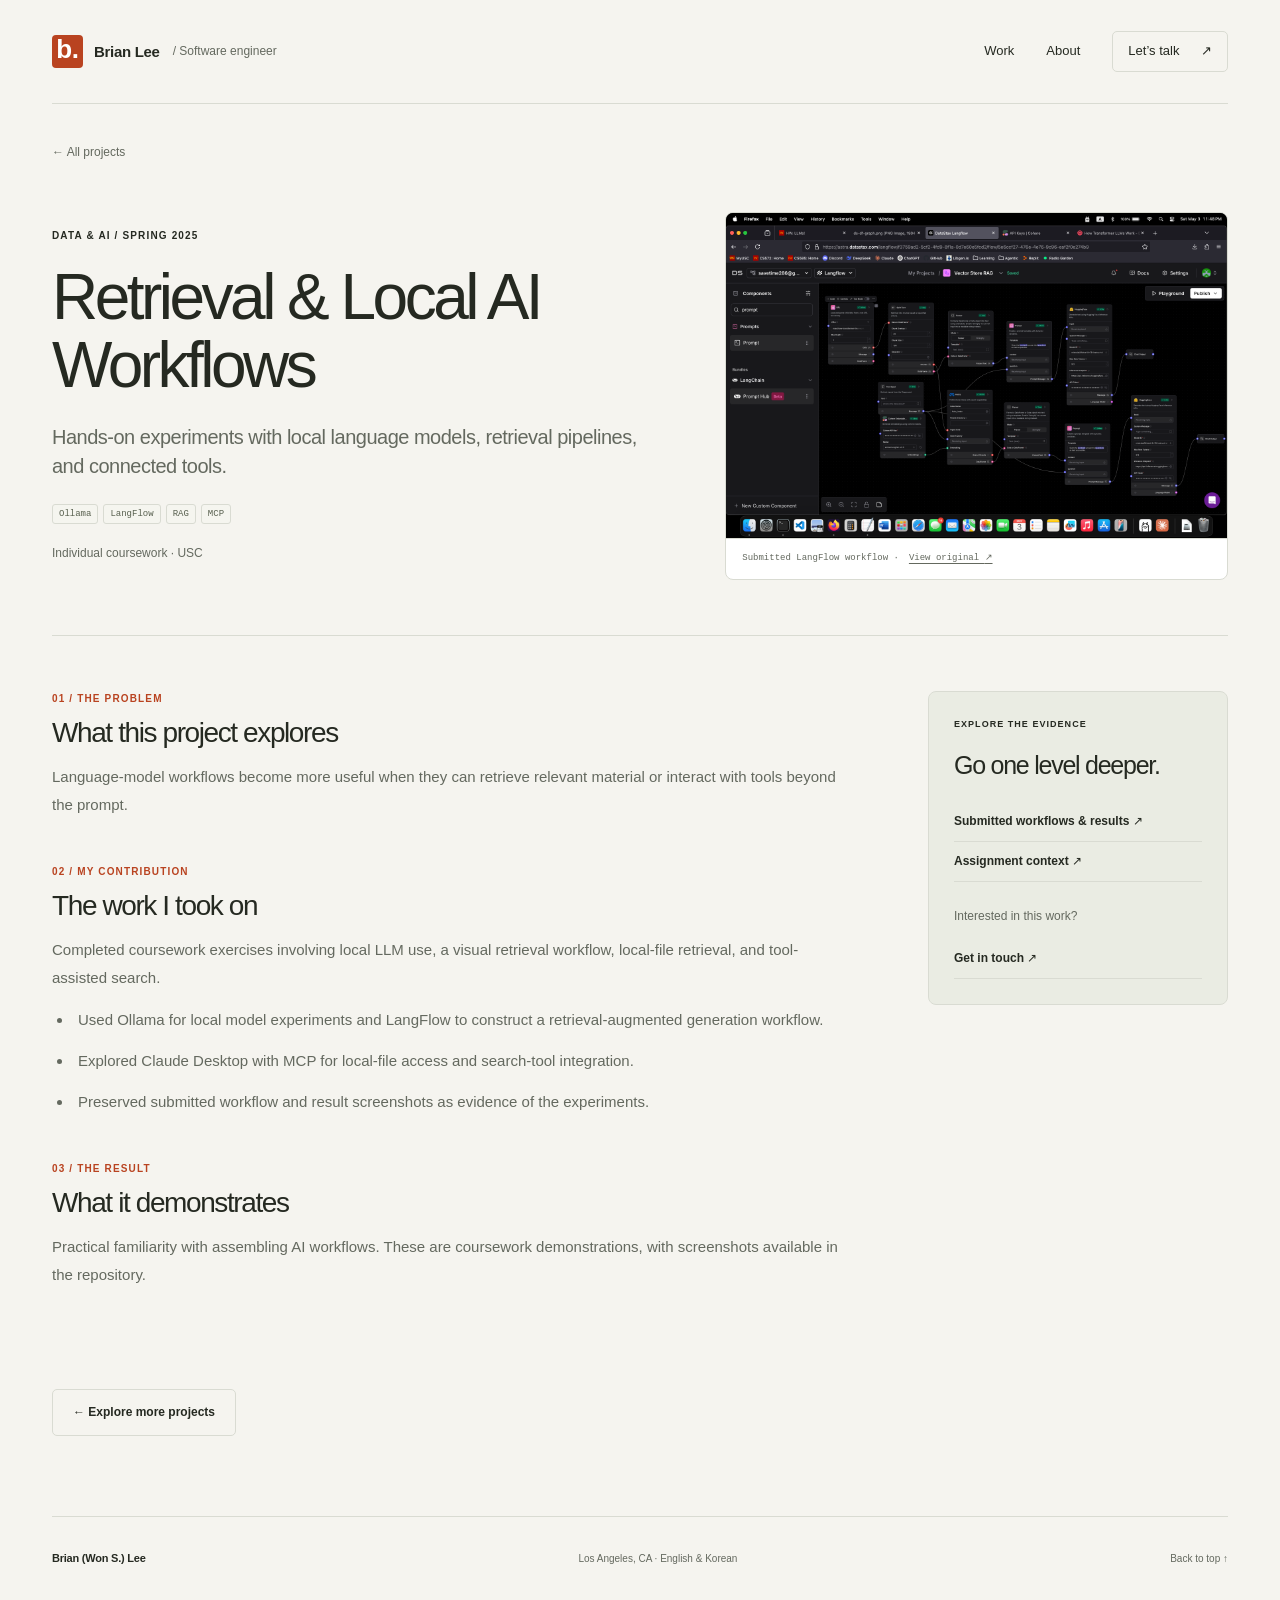
<file: projects/rag-workflows.html>
<!doctype html>
<html lang="en"><head><meta charset="utf-8"><meta name="viewport" content="width=device-width, initial-scale=1">
<title>Retrieval &amp; Local AI Workflows | Brian Lee</title><meta name="description" content="Hands-on experiments with local language models, retrieval pipelines, and connected tools.">
<meta name="theme-color" content="#f5f4ef"><link rel="canonical" href="https://voostorm.github.io/brian-lee-portfolio/projects/rag-workflows.html">
<meta property="og:type" content="website"><meta property="og:title" content="Retrieval &amp; Local AI Workflows | Brian Lee">
<meta property="og:description" content="Hands-on experiments with local language models, retrieval pipelines, and connected tools."><meta property="og:url" content="https://voostorm.github.io/brian-lee-portfolio/projects/rag-workflows.html">
<meta property="og:image" content="https://voostorm.github.io/brian-lee-portfolio/assets/evidence/fish-fish.png">
<link rel="icon" href="../assets/favicon.svg" type="image/svg+xml">
<link rel="stylesheet" href="../assets/style.css?v=20261018-bbt"><script src="../assets/site.js" defer></script></head><body>
<a class="skip" href="#main">Skip to content</a>
<header class="site-header wrap"><a class="brand" href="../index.html" aria-label="Brian Lee home"><span class="brand-mark" aria-hidden="true">b.</span> Brian Lee<span class="brand-sub"> / Software engineer</span></a>
<nav aria-label="Main navigation"><a href="../index.html#work">Work</a><a href="../index.html#about">About</a><a class="nav-contact" href="../index.html#contact">Let’s talk <span aria-hidden="true">↗</span></a></nav></header><main class="wrap case" id="main"><div id="top"></div><a class="back" href="../index.html#work">← All projects</a>
    <div class="case-intro"><div><p class="eyebrow">Data &amp; AI / Spring 2025</p><h1>Retrieval &amp; Local AI Workflows</h1><p class="lead">Hands-on experiments with local language models, retrieval pipelines, and connected tools.</p><ul class="tags" aria-label="Technologies"><li>Ollama</li><li>LangFlow</li><li>RAG</li><li>MCP</li></ul><p class="project-context">Individual coursework · USC</p></div><figure class="case-art evidence-image"><img src="../assets/evidence/rag-workflows.png" alt="Brian’s submitted LangFlow graph connecting URL content, text splitting, embeddings, FAISS retrieval and model responses." loading="lazy"><figcaption>Submitted LangFlow workflow · <a class="text-link" href="https://github.com/voostorm/usc-works/blob/395d046e06e459bc0c794d70f70242c38e1bc03a/CSCI%20572%20-%20Information%20Retrieval%20and%20Web%20Search%20Engines/LLM%2BRAG/LLM%2BRAG-submission/Q2-graph.png" target="_blank" rel="noopener noreferrer">View original <span aria-hidden="true">↗</span></a></figcaption></figure></div>
    <div class="case-layout"><div class="case-copy"><section><p class="eyebrow">01 / The problem</p><h2>What this project explores</h2><p>Language-model workflows become more useful when they can retrieve relevant material or interact with tools beyond the prompt.</p></section><section><p class="eyebrow">02 / My contribution</p><h2>The work I took on</h2><p>Completed coursework exercises involving local LLM use, a visual retrieval workflow, local-file retrieval, and tool-assisted search.</p><ul class="implementation"><li>Used Ollama for local model experiments and LangFlow to construct a retrieval-augmented generation workflow.</li><li>Explored Claude Desktop with MCP for local-file access and search-tool integration.</li><li>Preserved submitted workflow and result screenshots as evidence of the experiments.</li></ul></section><section><p class="eyebrow">03 / The result</p><h2>What it demonstrates</h2><p>Practical familiarity with assembling AI workflows. These are coursework demonstrations, with screenshots available in the repository.</p></section></div>
    <aside class="evidence"><p class="eyebrow">Explore the evidence</p><h2>Go one level deeper.</h2><a class="text-link" href="https://github.com/voostorm/usc-works/tree/main/CSCI%20572%20-%20Information%20Retrieval%20and%20Web%20Search%20Engines/LLM%2BRAG/LLM%2BRAG-submission" target="_blank" rel="noopener noreferrer">Submitted workflows &amp; results <span aria-hidden="true">↗</span></a><a class="text-link" href="https://github.com/voostorm/usc-works/blob/main/CSCI%20572%20-%20Information%20Retrieval%20and%20Web%20Search%20Engines/LLM%2BRAG/LLM%2BRAG-instructions.md" target="_blank" rel="noopener noreferrer">Assignment context <span aria-hidden="true">↗</span></a><hr><p>Interested in this work?</p><a class="text-link" href="mailto:wlee.techjob@gmail.com">Get in touch ↗</a></aside></div>
    <a class="button outline" href="../index.html#work">← Explore more projects</a></main><footer class="wrap footer"><a class="brand" href="../index.html">Brian (Won S.) Lee</a><span>Los Angeles, CA · English & Korean</span><a href="#top">Back to top ↑</a></footer></body></html>
</file>
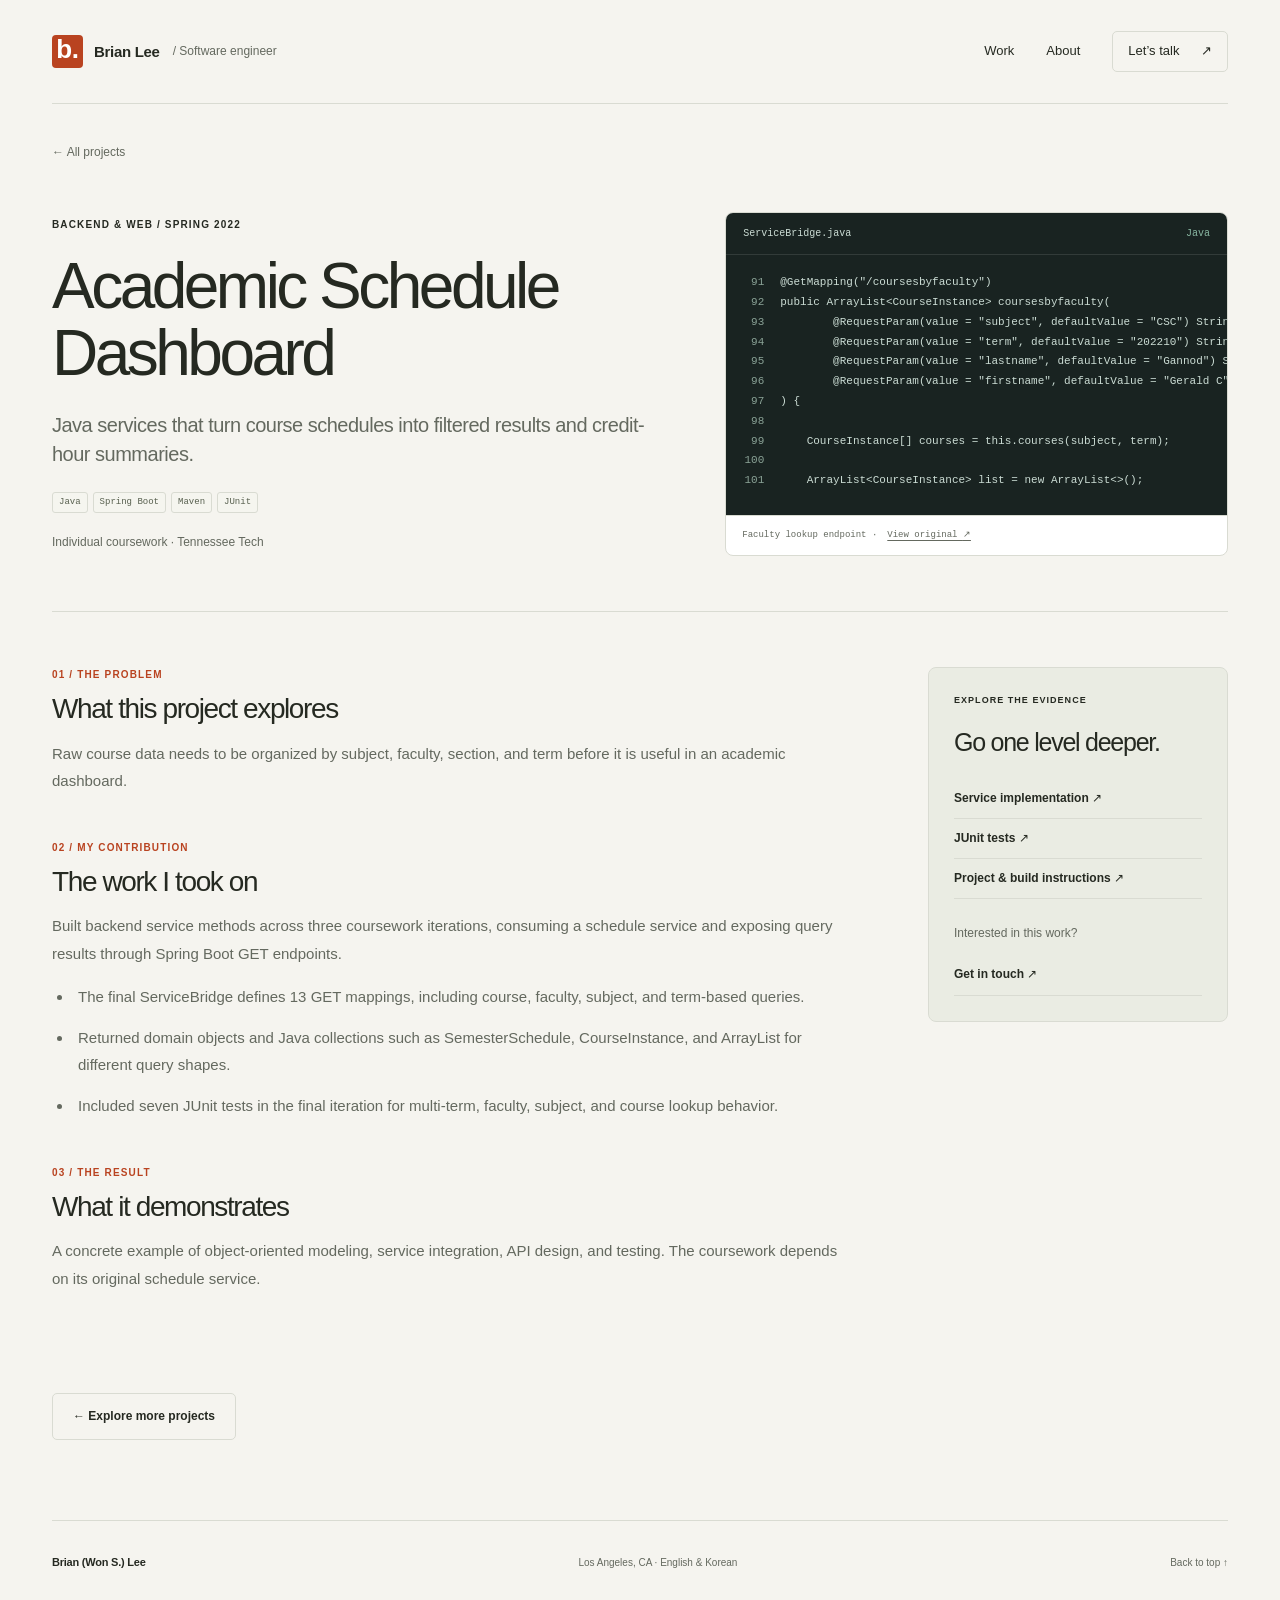
<file: projects/schedule-dashboard.html>
<!doctype html>
<html lang="en"><head><meta charset="utf-8"><meta name="viewport" content="width=device-width, initial-scale=1">
<title>Academic Schedule Dashboard | Brian Lee</title><meta name="description" content="Java services that turn course schedules into filtered results and credit-hour summaries.">
<meta name="theme-color" content="#f5f4ef"><link rel="canonical" href="https://voostorm.github.io/brian-lee-portfolio/projects/schedule-dashboard.html">
<meta property="og:type" content="website"><meta property="og:title" content="Academic Schedule Dashboard | Brian Lee">
<meta property="og:description" content="Java services that turn course schedules into filtered results and credit-hour summaries."><meta property="og:url" content="https://voostorm.github.io/brian-lee-portfolio/projects/schedule-dashboard.html">
<meta property="og:image" content="https://voostorm.github.io/brian-lee-portfolio/assets/evidence/fish-fish.png">
<link rel="icon" href="../assets/favicon.svg" type="image/svg+xml">
<link rel="stylesheet" href="../assets/style.css?v=20261018-bbt"><script src="../assets/site.js" defer></script></head><body>
<a class="skip" href="#main">Skip to content</a>
<header class="site-header wrap"><a class="brand" href="../index.html" aria-label="Brian Lee home"><span class="brand-mark" aria-hidden="true">b.</span> Brian Lee<span class="brand-sub"> / Software engineer</span></a>
<nav aria-label="Main navigation"><a href="../index.html#work">Work</a><a href="../index.html#about">About</a><a class="nav-contact" href="../index.html#contact">Let’s talk <span aria-hidden="true">↗</span></a></nav></header><main class="wrap case" id="main"><div id="top"></div><a class="back" href="../index.html#work">← All projects</a>
    <div class="case-intro"><div><p class="eyebrow">Backend &amp; web / Spring 2022</p><h1>Academic Schedule Dashboard</h1><p class="lead">Java services that turn course schedules into filtered results and credit-hour summaries.</p><ul class="tags" aria-label="Technologies"><li>Java</li><li>Spring Boot</li><li>Maven</li><li>JUnit</li></ul><p class="project-context">Individual coursework · Tennessee Tech</p></div><figure class="case-art evidence-code"><div class="source-preview"><div class="file-label">ServiceBridge.java<span>Java</span></div><pre aria-label="Source excerpt from ServiceBridge.java"><code><span class="code-line"><span class="line-number" aria-hidden="true">91</span><span>@GetMapping(&quot;/coursesbyfaculty&quot;)</span></span><span class="code-line"><span class="line-number" aria-hidden="true">92</span><span>public ArrayList&lt;CourseInstance&gt; coursesbyfaculty(</span></span><span class="code-line"><span class="line-number" aria-hidden="true">93</span><span>        @RequestParam(value = &quot;subject&quot;, defaultValue = &quot;CSC&quot;) String subject,</span></span><span class="code-line"><span class="line-number" aria-hidden="true">94</span><span>        @RequestParam(value = &quot;term&quot;, defaultValue = &quot;202210&quot;) String term,</span></span><span class="code-line"><span class="line-number" aria-hidden="true">95</span><span>        @RequestParam(value = &quot;lastname&quot;, defaultValue = &quot;Gannod&quot;) String lastname,</span></span><span class="code-line"><span class="line-number" aria-hidden="true">96</span><span>        @RequestParam(value = &quot;firstname&quot;, defaultValue = &quot;Gerald C&quot;) String firstname</span></span><span class="code-line"><span class="line-number" aria-hidden="true">97</span><span>) {</span></span><span class="code-line"><span class="line-number" aria-hidden="true">98</span><span> </span></span><span class="code-line"><span class="line-number" aria-hidden="true">99</span><span>    CourseInstance[] courses = this.courses(subject, term);</span></span><span class="code-line"><span class="line-number" aria-hidden="true">100</span><span> </span></span><span class="code-line"><span class="line-number" aria-hidden="true">101</span><span>    ArrayList&lt;CourseInstance&gt; list = new ArrayList&lt;&gt;();</span></span></code></pre></div><figcaption>Faculty lookup endpoint · <a class="text-link" href="https://github.com/voostorm/ttu-works/blob/739bd26214234fa03a8f3d60461b6b19beac9c94/Projects/individual/Object-Oriented%20Programming%20%26%20Design/Iteration%202/IT_2_turned-in_completed/wlee44-dashboard_2/src/main/java/edu/tntech/csc2310/dashboard/ServiceBridge.java#L91-L101" target="_blank" rel="noopener noreferrer">View original <span aria-hidden="true">↗</span></a></figcaption></figure></div>
    <div class="case-layout"><div class="case-copy"><section><p class="eyebrow">01 / The problem</p><h2>What this project explores</h2><p>Raw course data needs to be organized by subject, faculty, section, and term before it is useful in an academic dashboard.</p></section><section><p class="eyebrow">02 / My contribution</p><h2>The work I took on</h2><p>Built backend service methods across three coursework iterations, consuming a schedule service and exposing query results through Spring Boot GET endpoints.</p><ul class="implementation"><li>The final ServiceBridge defines 13 GET mappings, including course, faculty, subject, and term-based queries.</li><li>Returned domain objects and Java collections such as SemesterSchedule, CourseInstance, and ArrayList for different query shapes.</li><li>Included seven JUnit tests in the final iteration for multi-term, faculty, subject, and course lookup behavior.</li></ul></section><section><p class="eyebrow">03 / The result</p><h2>What it demonstrates</h2><p>A concrete example of object-oriented modeling, service integration, API design, and testing. The coursework depends on its original schedule service.</p></section></div>
    <aside class="evidence"><p class="eyebrow">Explore the evidence</p><h2>Go one level deeper.</h2><a class="text-link" href="https://github.com/voostorm/ttu-works/blob/main/Projects/individual/Object-Oriented%20Programming%20%26%20Design/Iteration%202/IT_2_turned-in_completed/wlee44-dashboard_2/src/main/java/edu/tntech/csc2310/dashboard/ServiceBridge.java" target="_blank" rel="noopener noreferrer">Service implementation <span aria-hidden="true">↗</span></a><a class="text-link" href="https://github.com/voostorm/ttu-works/blob/main/Projects/individual/Object-Oriented%20Programming%20%26%20Design/Iteration%202/IT_2_turned-in_completed/wlee44-dashboard_2/src/test/java/edu/tntech/csc2310/dashboard/ServiceBridgeTest.java" target="_blank" rel="noopener noreferrer">JUnit tests <span aria-hidden="true">↗</span></a><a class="text-link" href="https://github.com/voostorm/ttu-works/tree/main/Projects/individual/Object-Oriented%20Programming%20%26%20Design/Iteration%202/IT_2_turned-in_completed/wlee44-dashboard_2" target="_blank" rel="noopener noreferrer">Project &amp; build instructions <span aria-hidden="true">↗</span></a><hr><p>Interested in this work?</p><a class="text-link" href="mailto:wlee.techjob@gmail.com">Get in touch ↗</a></aside></div>
    <a class="button outline" href="../index.html#work">← Explore more projects</a></main><footer class="wrap footer"><a class="brand" href="../index.html">Brian (Won S.) Lee</a><span>Los Angeles, CA · English & Korean</span><a href="#top">Back to top ↑</a></footer></body></html>
</file>
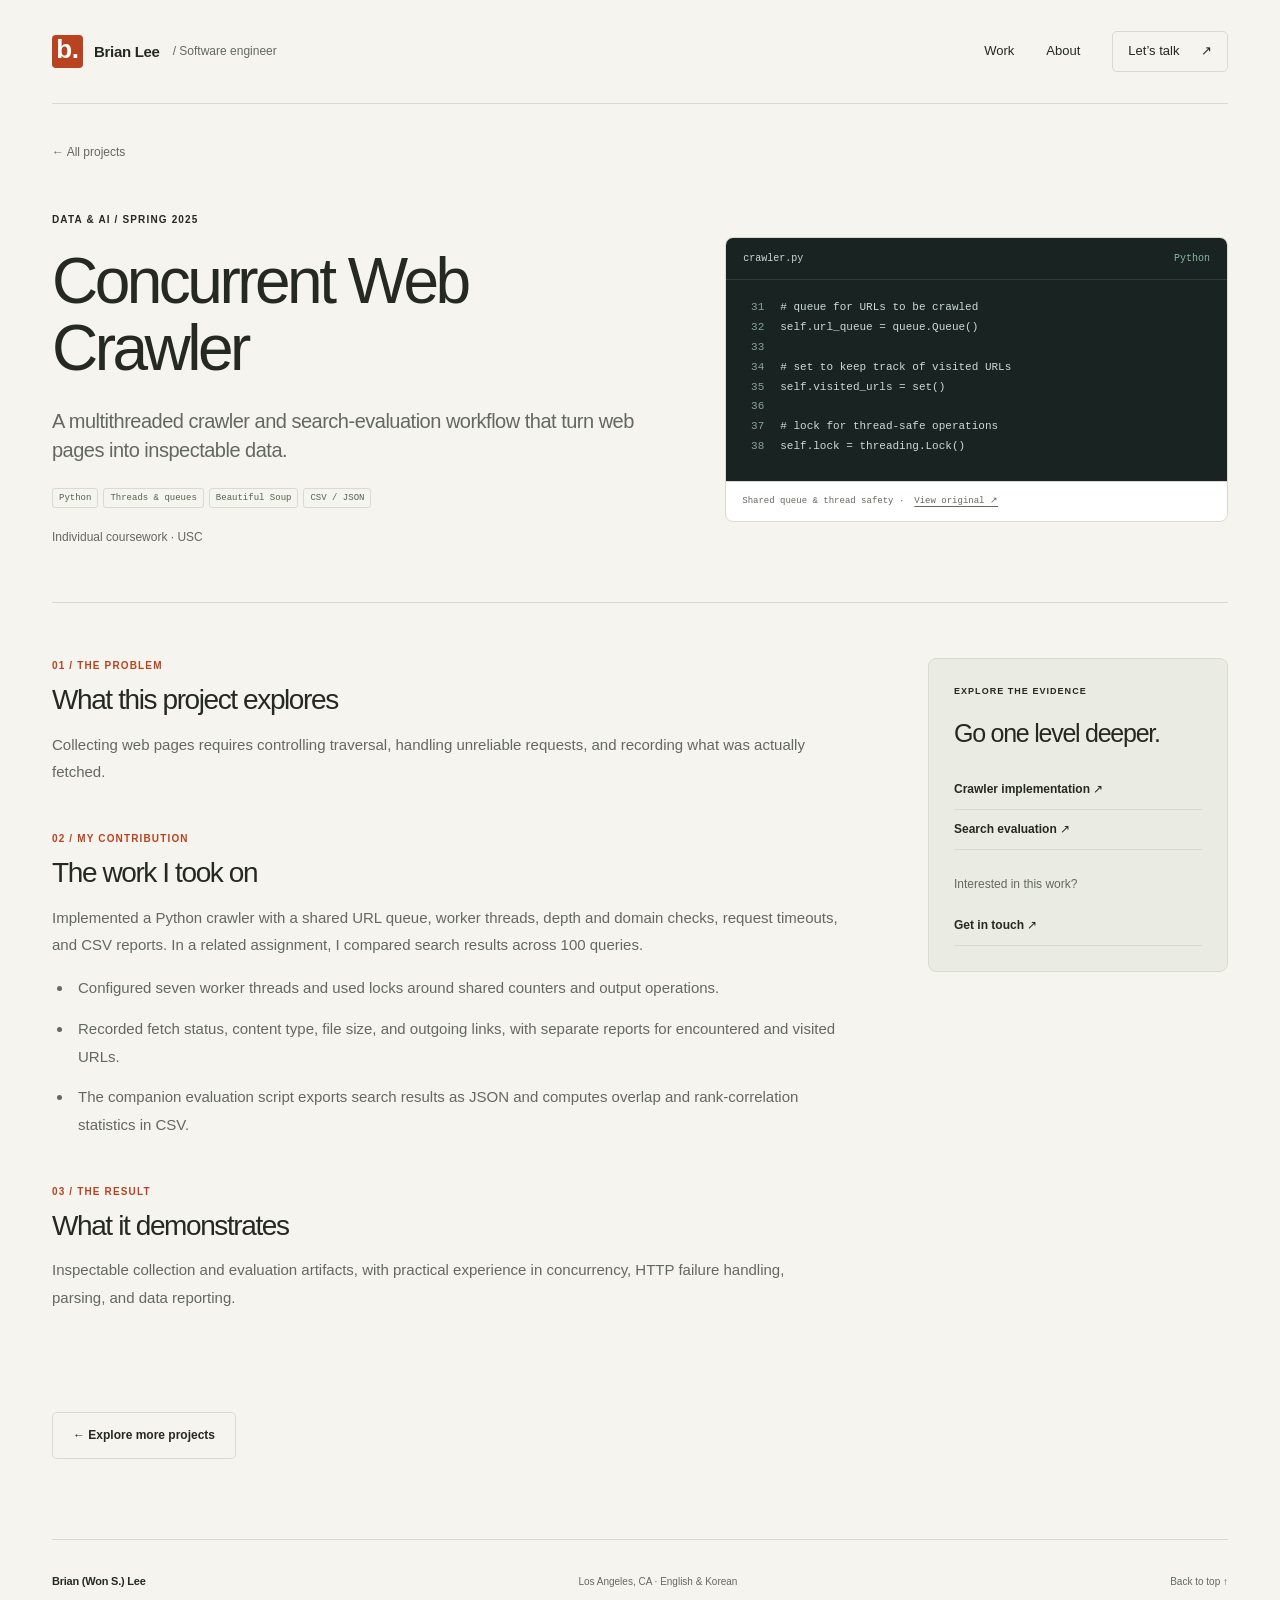
<file: projects/web-crawler.html>
<!doctype html>
<html lang="en"><head><meta charset="utf-8"><meta name="viewport" content="width=device-width, initial-scale=1">
<title>Concurrent Web Crawler | Brian Lee</title><meta name="description" content="A multithreaded crawler and search-evaluation workflow that turn web pages into inspectable data.">
<meta name="theme-color" content="#f5f4ef"><link rel="canonical" href="https://voostorm.github.io/brian-lee-portfolio/projects/web-crawler.html">
<meta property="og:type" content="website"><meta property="og:title" content="Concurrent Web Crawler | Brian Lee">
<meta property="og:description" content="A multithreaded crawler and search-evaluation workflow that turn web pages into inspectable data."><meta property="og:url" content="https://voostorm.github.io/brian-lee-portfolio/projects/web-crawler.html">
<meta property="og:image" content="https://voostorm.github.io/brian-lee-portfolio/assets/evidence/fish-fish.png">
<link rel="icon" href="../assets/favicon.svg" type="image/svg+xml">
<link rel="stylesheet" href="../assets/style.css?v=20261018-bbt"><script src="../assets/site.js" defer></script></head><body>
<a class="skip" href="#main">Skip to content</a>
<header class="site-header wrap"><a class="brand" href="../index.html" aria-label="Brian Lee home"><span class="brand-mark" aria-hidden="true">b.</span> Brian Lee<span class="brand-sub"> / Software engineer</span></a>
<nav aria-label="Main navigation"><a href="../index.html#work">Work</a><a href="../index.html#about">About</a><a class="nav-contact" href="../index.html#contact">Let’s talk <span aria-hidden="true">↗</span></a></nav></header><main class="wrap case" id="main"><div id="top"></div><a class="back" href="../index.html#work">← All projects</a>
    <div class="case-intro"><div><p class="eyebrow">Data &amp; AI / Spring 2025</p><h1>Concurrent Web Crawler</h1><p class="lead">A multithreaded crawler and search-evaluation workflow that turn web pages into inspectable data.</p><ul class="tags" aria-label="Technologies"><li>Python</li><li>Threads &amp; queues</li><li>Beautiful Soup</li><li>CSV / JSON</li></ul><p class="project-context">Individual coursework · USC</p></div><figure class="case-art evidence-code"><div class="source-preview"><div class="file-label">crawler.py<span>Python</span></div><pre aria-label="Source excerpt from crawler.py"><code><span class="code-line"><span class="line-number" aria-hidden="true">31</span><span># queue for URLs to be crawled</span></span><span class="code-line"><span class="line-number" aria-hidden="true">32</span><span>self.url_queue = queue.Queue()</span></span><span class="code-line"><span class="line-number" aria-hidden="true">33</span><span> </span></span><span class="code-line"><span class="line-number" aria-hidden="true">34</span><span># set to keep track of visited URLs</span></span><span class="code-line"><span class="line-number" aria-hidden="true">35</span><span>self.visited_urls = set()</span></span><span class="code-line"><span class="line-number" aria-hidden="true">36</span><span> </span></span><span class="code-line"><span class="line-number" aria-hidden="true">37</span><span># lock for thread-safe operations</span></span><span class="code-line"><span class="line-number" aria-hidden="true">38</span><span>self.lock = threading.Lock()</span></span></code></pre></div><figcaption>Shared queue &amp; thread safety · <a class="text-link" href="https://github.com/voostorm/usc-works/blob/395d046e06e459bc0c794d70f70242c38e1bc03a/CSCI%20572%20-%20Information%20Retrieval%20and%20Web%20Search%20Engines/web-crawling/web-crawling-submission/crawler.py#L31-L38" target="_blank" rel="noopener noreferrer">View original <span aria-hidden="true">↗</span></a></figcaption></figure></div>
    <div class="case-layout"><div class="case-copy"><section><p class="eyebrow">01 / The problem</p><h2>What this project explores</h2><p>Collecting web pages requires controlling traversal, handling unreliable requests, and recording what was actually fetched.</p></section><section><p class="eyebrow">02 / My contribution</p><h2>The work I took on</h2><p>Implemented a Python crawler with a shared URL queue, worker threads, depth and domain checks, request timeouts, and CSV reports. In a related assignment, I compared search results across 100 queries.</p><ul class="implementation"><li>Configured seven worker threads and used locks around shared counters and output operations.</li><li>Recorded fetch status, content type, file size, and outgoing links, with separate reports for encountered and visited URLs.</li><li>The companion evaluation script exports search results as JSON and computes overlap and rank-correlation statistics in CSV.</li></ul></section><section><p class="eyebrow">03 / The result</p><h2>What it demonstrates</h2><p>Inspectable collection and evaluation artifacts, with practical experience in concurrency, HTTP failure handling, parsing, and data reporting.</p></section></div>
    <aside class="evidence"><p class="eyebrow">Explore the evidence</p><h2>Go one level deeper.</h2><a class="text-link" href="https://github.com/voostorm/usc-works/blob/main/CSCI%20572%20-%20Information%20Retrieval%20and%20Web%20Search%20Engines/web-crawling/web-crawling-submission/crawler.py" target="_blank" rel="noopener noreferrer">Crawler implementation <span aria-hidden="true">↗</span></a><a class="text-link" href="https://github.com/voostorm/usc-works/tree/main/CSCI%20572%20-%20Information%20Retrieval%20and%20Web%20Search%20Engines/compare-search-engines/compare-search-engines-submission" target="_blank" rel="noopener noreferrer">Search evaluation <span aria-hidden="true">↗</span></a><hr><p>Interested in this work?</p><a class="text-link" href="mailto:wlee.techjob@gmail.com">Get in touch ↗</a></aside></div>
    <a class="button outline" href="../index.html#work">← Explore more projects</a></main><footer class="wrap footer"><a class="brand" href="../index.html">Brian (Won S.) Lee</a><span>Los Angeles, CA · English & Korean</span><a href="#top">Back to top ↑</a></footer></body></html>
</file>
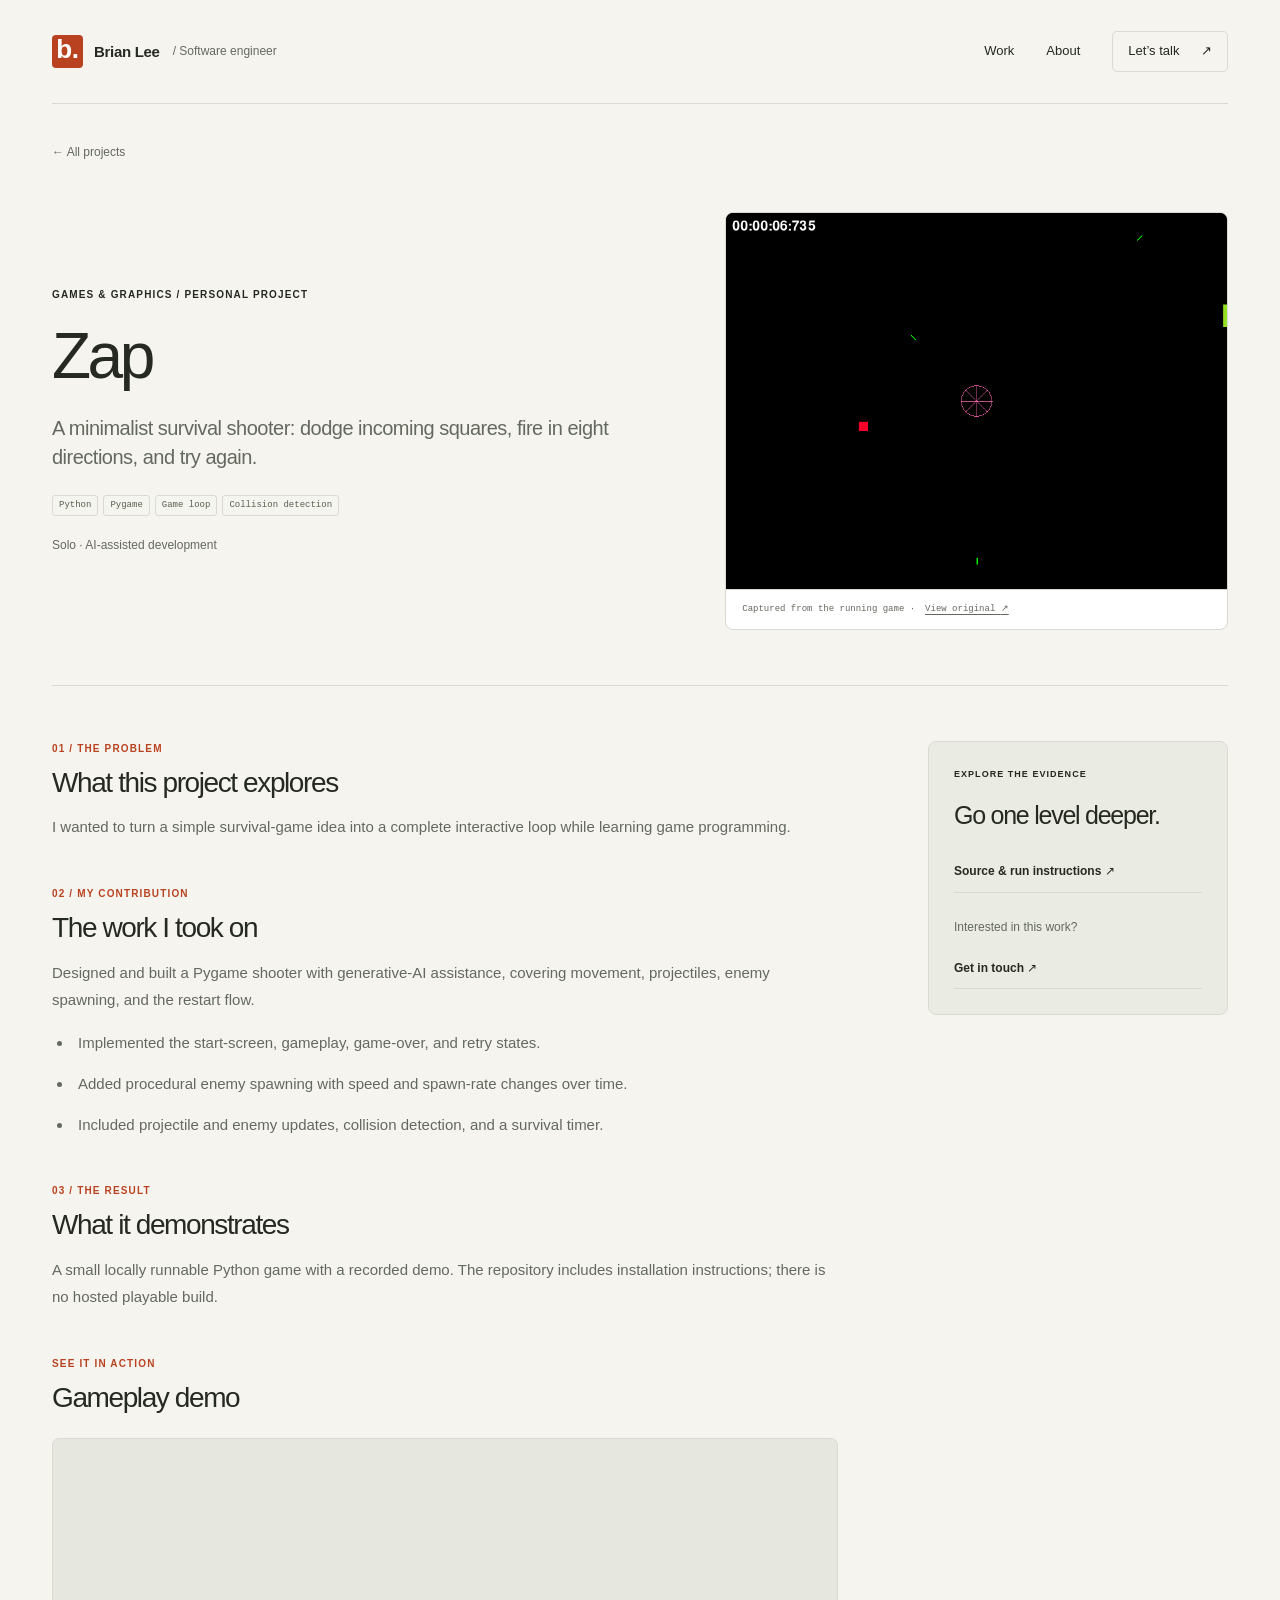
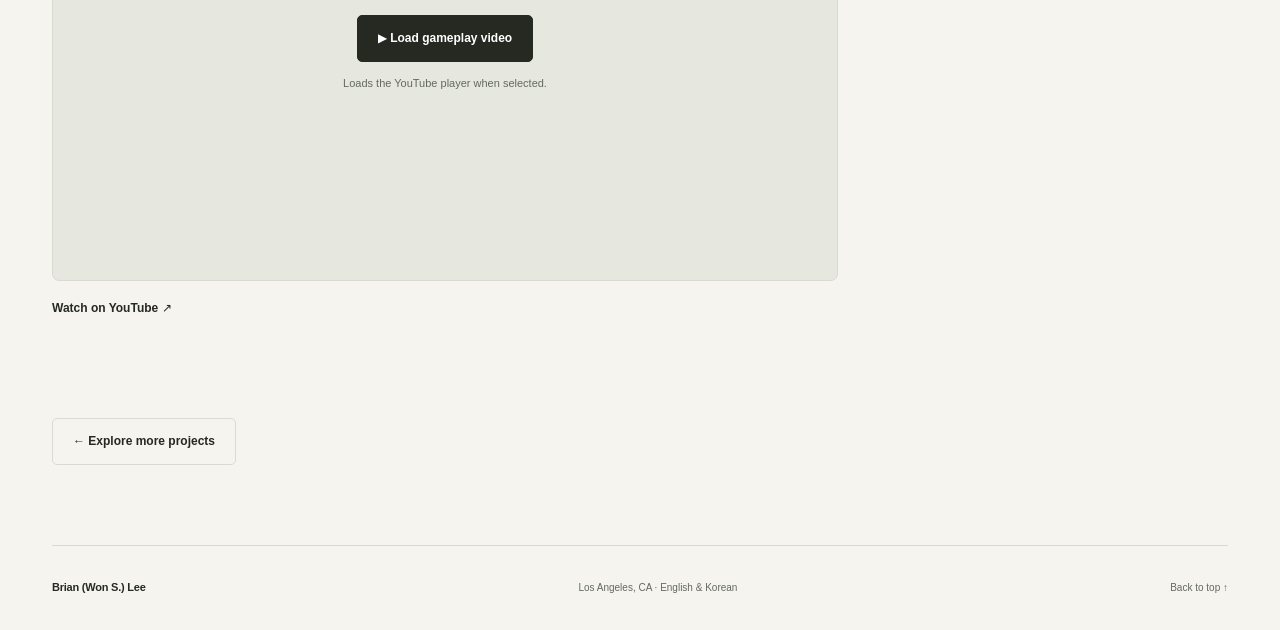
<file: projects/zap.html>
<!doctype html>
<html lang="en"><head><meta charset="utf-8"><meta name="viewport" content="width=device-width, initial-scale=1">
<title>Zap | Brian Lee</title><meta name="description" content="A minimalist survival shooter: dodge incoming squares, fire in eight directions, and try again.">
<meta name="theme-color" content="#f5f4ef"><link rel="canonical" href="https://voostorm.github.io/brian-lee-portfolio/projects/zap.html">
<meta property="og:type" content="website"><meta property="og:title" content="Zap | Brian Lee">
<meta property="og:description" content="A minimalist survival shooter: dodge incoming squares, fire in eight directions, and try again."><meta property="og:url" content="https://voostorm.github.io/brian-lee-portfolio/projects/zap.html">
<meta property="og:image" content="https://voostorm.github.io/brian-lee-portfolio/assets/evidence/fish-fish.png">
<link rel="icon" href="../assets/favicon.svg" type="image/svg+xml">
<link rel="stylesheet" href="../assets/style.css?v=20261018-bbt"><script src="../assets/site.js" defer></script></head><body>
<a class="skip" href="#main">Skip to content</a>
<header class="site-header wrap"><a class="brand" href="../index.html" aria-label="Brian Lee home"><span class="brand-mark" aria-hidden="true">b.</span> Brian Lee<span class="brand-sub"> / Software engineer</span></a>
<nav aria-label="Main navigation"><a href="../index.html#work">Work</a><a href="../index.html#about">About</a><a class="nav-contact" href="../index.html#contact">Let’s talk <span aria-hidden="true">↗</span></a></nav></header><main class="wrap case" id="main"><div id="top"></div><a class="back" href="../index.html#work">← All projects</a>
    <div class="case-intro"><div><p class="eyebrow">Games &amp; graphics / Personal project</p><h1>Zap</h1><p class="lead">A minimalist survival shooter: dodge incoming squares, fire in eight directions, and try again.</p><ul class="tags" aria-label="Technologies"><li>Python</li><li>Pygame</li><li>Game loop</li><li>Collision detection</li></ul><p class="project-context">Solo · AI-assisted development</p></div><figure class="case-art evidence-image"><img src="../assets/evidence/zap.png" alt="Zap captured from its actual running build." loading="lazy"><figcaption>Captured from the running game · <a class="text-link" href="https://github.com/voostorm/zap/tree/6e00e398c4c8ba67e5076ba61ddf6eb32d73f370" target="_blank" rel="noopener noreferrer">View original <span aria-hidden="true">↗</span></a></figcaption></figure></div>
    <div class="case-layout"><div class="case-copy"><section><p class="eyebrow">01 / The problem</p><h2>What this project explores</h2><p>I wanted to turn a simple survival-game idea into a complete interactive loop while learning game programming.</p></section><section><p class="eyebrow">02 / My contribution</p><h2>The work I took on</h2><p>Designed and built a Pygame shooter with generative-AI assistance, covering movement, projectiles, enemy spawning, and the restart flow.</p><ul class="implementation"><li>Implemented the start-screen, gameplay, game-over, and retry states.</li><li>Added procedural enemy spawning with speed and spawn-rate changes over time.</li><li>Included projectile and enemy updates, collision detection, and a survival timer.</li></ul></section><section><p class="eyebrow">03 / The result</p><h2>What it demonstrates</h2><p>A small locally runnable Python game with a recorded demo. The repository includes installation instructions; there is no hosted playable build.</p></section><section class="demo" aria-labelledby="demo-heading"><p class="eyebrow">See it in action</p><h2 id="demo-heading">Gameplay demo</h2>
        <div class="video-slot" hidden data-video="Szx1nL-O3BQ" data-title="Zap gameplay"><button class="button video-load" type="button">▶ Load gameplay video</button><p>Loads the YouTube player when selected.</p></div>
        <div class="demo-links"><a class="text-link" href="https://www.youtube.com/watch?v=Szx1nL-O3BQ" target="_blank" rel="noopener noreferrer">Watch on YouTube <span aria-hidden="true">↗</span></a></div></section></div>
    <aside class="evidence"><p class="eyebrow">Explore the evidence</p><h2>Go one level deeper.</h2><a class="text-link" href="https://github.com/voostorm/zap/" target="_blank" rel="noopener noreferrer">Source &amp; run instructions <span aria-hidden="true">↗</span></a><hr><p>Interested in this work?</p><a class="text-link" href="mailto:wlee.techjob@gmail.com">Get in touch ↗</a></aside></div>
    <a class="button outline" href="../index.html#work">← Explore more projects</a></main><footer class="wrap footer"><a class="brand" href="../index.html">Brian (Won S.) Lee</a><span>Los Angeles, CA · English & Korean</span><a href="#top">Back to top ↑</a></footer></body></html>
</file>
<file: assets/style.css>
@charset "UTF-8";
:root{--bg:#f5f4ef;--ink:#252921;--muted:#64695f;--line:#d9dbd2;--accent:#b94320;--soft:#eaece3;--white:#fff;--radius:8px}
*{box-sizing:border-box}html{scroll-behavior:smooth;scroll-padding-top:32px}body{margin:0;background:var(--bg);color:var(--ink);font:16px/1.6 -apple-system,BlinkMacSystemFont,"Segoe UI",Arial,sans-serif}a{color:inherit;text-decoration:none}button,input{font:inherit}button,a,input{-webkit-tap-highlight-color:transparent}button{cursor:pointer}button:focus-visible,a:focus-visible,input:focus-visible{outline:3px solid var(--accent);outline-offset:5px}img{display:block;max-width:100%}[hidden]{display:none!important}.wrap{width:min(1280px,calc(100% - 104px));margin-inline:auto}.sr-only{position:absolute;width:1px;height:1px;padding:0;overflow:hidden;clip:rect(0,0,0,0);white-space:nowrap;border:0}.skip{position:fixed;left:15px;top:-100px;background:var(--ink);color:#fff;padding:12px 20px;z-index:10}.skip:focus{top:15px}.site-header{min-height:104px;display:flex;justify-content:space-between;align-items:center;border-bottom:1px solid var(--line);gap:24px}.brand{display:flex;align-items:center;gap:11px;font-size:15px;font-weight:650;letter-spacing:-.02em}.brand-mark{background:var(--accent);color:white;width:31px;height:33px;text-align:center;line-height:29px;font-size:26px;border-radius:4px}.brand-sub{color:var(--muted);font-size:12px;font-weight:400;margin-left:2px;letter-spacing:0}nav{display:flex;align-items:center;gap:32px;font-size:13px}nav a:hover,.text-link:hover,.card-body h3 a:hover{color:var(--accent)}.nav-contact{border:1px solid var(--line);border-radius:5px;padding:9px 15px}.nav-contact span{margin-left:18px}.hero{display:grid;grid-template-columns:1.12fr 1fr;gap:50px;align-items:center;padding-block:62px 66px}.eyebrow{text-transform:uppercase;letter-spacing:.115em;font-size:10px;font-weight:650;line-height:1.6;margin:0 0 20px}.hero .eyebrow{font-size:10px;letter-spacing:.09em;display:flex;align-items:center;gap:9px}.status-dot{display:inline-block;width:7px;height:7px;border-radius:50%;background:#557550;box-shadow:0 0 0 4px #e4e8de}.hero h1{font-size:clamp(45px,5.4vw,76px);line-height:1.05;letter-spacing:-.065em;font-weight:550;margin:26px 0 25px}.hero h1 em{font-family:Georgia,"Times New Roman",serif;font-weight:400;letter-spacing:-.065em;color:var(--accent)}.hero-description{font-size:15px;color:var(--muted);line-height:1.8;max-width:435px;margin:0}.hero-actions{display:flex;align-items:center;gap:30px;margin:28px 0 38px}.button{display:inline-flex;align-items:center;justify-content:center;gap:33px;background:var(--ink);border:1px solid var(--ink);border-radius:5px;color:#fff;padding:13px 20px;font-size:12px;font-weight:550;transition:background .2s,transform .2s}.button:hover{background:#414a3b;transform:translateY(-2px)}.text-link{font-size:12px;font-weight:550;display:inline-block}.hero-credentials{display:flex;gap:22px;align-items:center;border-top:1px solid var(--line);padding-top:17px;font-size:10px;color:var(--muted)}.hero-credentials strong{color:var(--ink);display:block;font-size:12px;font-weight:600}.hero-credentials>span+span{border-left:1px solid var(--line);padding-left:22px}.discipline-strip{border-block:1px solid var(--line);background:#eeefe8}.discipline-strip>.wrap{display:flex;justify-content:space-between;align-items:center;gap:24px;min-height:65px;font-size:10px;letter-spacing:.06em;text-transform:uppercase}.discipline-strip span:first-child{color:var(--muted);font-size:9px}.discipline-strip span:not(:first-child):before{content:"+";color:var(--accent);margin-right:15px;font-size:15px}.work-section{padding-block:80px 90px}.section-heading{display:flex;justify-content:space-between;align-items:end;gap:25px;margin-bottom:32px}.section-heading .eyebrow{margin-bottom:11px}h2{font-size:clamp(32px,3.6vw,48px);line-height:1.12;letter-spacing:-.05em;font-weight:500;margin:0}.accent{color:var(--accent)}.section-heading>p{font-size:12px;line-height:1.8;color:var(--muted);margin:0 0 3px}.work-controls{display:flex;justify-content:space-between;align-items:center;flex-wrap:wrap;gap:18px;padding-block:22px;border-block:1px solid var(--line)}.filters{display:flex;gap:6px;flex-wrap:wrap}.filters button{border:1px solid transparent;border-radius:4px;padding:8px 11px;background:none;color:var(--muted);font-size:11px;white-space:nowrap}.filters button:hover{border-color:var(--line);color:var(--ink)}.filters button[aria-pressed=true]{background:var(--ink);color:#fff}.filters span{font-size:9px;margin-left:7px;opacity:.7}.search{display:flex;gap:8px;align-items:center;color:var(--muted);font-size:21px;border-bottom:1px solid var(--line)}.search input{width:156px;background:transparent;border:0;padding:7px 0;font-size:11px;color:var(--ink)}.result-count{font-size:10px;color:var(--muted);margin:18px 0 25px;letter-spacing:.015em}.project-grid{display:grid;grid-template-columns:repeat(3,minmax(0,1fr));gap:28px 23px}.project-card{border:1px solid var(--line);background:#fbfbf7;border-radius:var(--radius);overflow:hidden;transition:border-color .2s,box-shadow .2s;display:flex;flex-direction:column;min-width:0}.project-card:hover{border-color:#b6baae;box-shadow:0 6px 16px #30332b08}.card-visual{position:relative;display:block;height:205px;overflow:hidden;border-bottom:1px solid var(--line)}.card-visual img{width:100%;height:100%;object-fit:contain;transition:transform .25s}.project-card:hover .card-visual img{transform:scale(1.035)}.card-number{position:absolute;top:12px;left:15px;font:9px monospace;color:#58634f;z-index:1}.card-arrow{position:absolute;right:12px;bottom:12px;background:#ffffffb8;border-radius:50%;width:27px;height:27px;text-align:center;line-height:27px;font-size:14px}.art-caption{position:absolute;left:12px;bottom:7px;font-size:8px;color:#596252;background:#ffffffb8;padding:1px 4px;border-radius:2px}.art-portal,.art-addons,.art-fish{background:#e6ece0}.art-crawler,.art-rag{background:#efe9d9}.art-dashboard{background:#ebe7ee}.art-engine,.art-magnet{background:#e3e8ec}.art-terminal{background:#e0e6de}.art-database{background:#e9e8df}.art-go{background:#eae1cf}.art-zap{background:#ece3e9}.card-body{padding:22px 22px 16px;display:flex;flex-direction:column;flex:1}.card-body .eyebrow{font-size:8px;letter-spacing:.11em;color:var(--muted);margin-bottom:8px}.card-body h3{font-size:19px;line-height:1.3;font-weight:550;letter-spacing:-.035em;margin:0 0 10px}.summary{font-size:12px;color:var(--muted);margin:0 0 18px;line-height:1.75;flex:1}.tags{display:flex;flex-wrap:wrap;list-style:none;gap:5px;padding:0;margin:0}.tags li{border:1px solid var(--line);border-radius:3px;padding:3px 6px;font:9px/1.4 monospace;color:#58604f;background:#f5f5ef}.card-meta{font-size:9px;color:var(--muted);border-top:1px solid var(--line);padding-top:12px;margin:18px 0 0;display:flex;gap:10px}.card-meta span{color:#b2b6ab}.empty-state{text-align:center;padding:70px 20px;border:1px solid var(--line);border-radius:8px}.empty-state h3{font-size:24px;margin:0}.empty-state p{font-size:14px;color:var(--muted)}.outline{background:transparent;color:var(--ink);border-color:var(--line)}.outline:hover{background:var(--soft)}.about-section{background:#e9ebe2;border-block:1px solid var(--line);padding-block:80px}.about-grid{display:grid;grid-template-columns:1fr 1.12fr;gap:90px}.about-heading h2{font-size:43px;line-height:1.15;letter-spacing:-.05em}.portrait{display:flex;align-items:center;gap:15px;margin-top:38px}.portrait img{width:112px;height:112px;object-fit:cover;border-radius:8px;filter:none}.portrait strong,.portrait span{display:block;font-size:12px}.portrait span{color:var(--muted);font-size:10px;margin-top:2px}.lead{font-size:22px;letter-spacing:-.025em;line-height:1.45}.about-copy>.lead{margin:0 0 16px}.about-copy>p:not(.lead){font-size:13px;color:var(--muted);line-height:1.85}.education{border-top:1px solid #cdd1c4;margin-top:27px;padding-top:22px;display:grid;gap:18px}.education>div{display:flex;gap:24px}.edu-year{font:10px/1.8 monospace;color:var(--muted)}.education h3{font-size:12px;font-weight:600;margin:0}.education p{font-size:10px;color:var(--muted);margin:3px 0 0}.archive-links{display:flex;gap:24px;margin-top:25px}.contact-section{padding-block:85px;display:grid;grid-template-columns:1fr 1fr;gap:40px;align-items:center}.contact-section h2{font-size:50px}.contact-section>div>p:not(.eyebrow){color:var(--muted);font-size:12px}.contact-email{font-size:clamp(16px,2vw,25px);letter-spacing:-.04em;display:flex;justify-content:space-between;border-bottom:1px solid var(--line);padding:0 0 16px;gap:15px;overflow-wrap:anywhere}.contact-email:hover{color:var(--accent)}.contact-email span{color:var(--accent)}.contact-links>div{display:flex;gap:25px;padding-top:20px}.contact-note{font-size:10px;color:var(--muted);margin-top:22px}.contact-note a{text-decoration:underline;text-underline-offset:3px}.footer{border-top:1px solid var(--line);display:flex;justify-content:space-between;gap:20px;align-items:center;min-height:85px;font-size:10px;color:var(--muted)}.footer .brand{font-size:11px;color:var(--ink)}.case{padding-block:34px 80px}.back{font-size:12px;color:var(--muted);display:inline-block;margin-bottom:50px}.case-intro{display:grid;grid-template-columns:1.2fr 1fr;gap:70px;align-items:center;padding-bottom:55px;border-bottom:1px solid var(--line)}.case h1{font-size:clamp(40px,5vw,64px);line-height:1.05;letter-spacing:-.055em;font-weight:500;margin:0 0 24px}.case-intro .lead{font-size:20px;color:var(--muted);margin:0 0 23px}.project-context{font-size:12px;color:var(--muted);margin:20px 0 0}.case-art{border:1px solid var(--line);border-radius:8px;overflow:hidden;margin:0}.case-art img{width:100%}.case-art figcaption{font:9px monospace;color:var(--muted);padding:12px 16px;border-top:1px solid var(--line)}.case-layout{display:grid;grid-template-columns:minmax(0,1fr) 300px;gap:90px;margin:55px 0}.case-copy section{margin-bottom:45px}.case-copy .eyebrow{margin-bottom:10px;color:var(--accent)}.case-copy h2{font-size:28px}.case-copy p:not(.eyebrow),.implementation{font-size:15px;line-height:1.85;color:var(--muted)}.implementation{padding-left:21px}.implementation li{margin:13px 0;padding-left:5px}.evidence{align-self:start;position:sticky;top:30px;background:var(--soft);border:1px solid var(--line);padding:25px;border-radius:8px}.evidence h2{font-size:25px;margin-bottom:23px}.evidence .eyebrow{font-size:9px}.evidence a{display:block;padding-block:10px;border-bottom:1px solid var(--line)}.evidence hr{display:none}.evidence p:not(.eyebrow){font-size:12px;color:var(--muted);margin-top:25px}.video-slot{aspect-ratio:16/9;background:#e6e8df;display:flex;flex-direction:column;align-items:center;justify-content:center;border:1px solid var(--line);border-radius:7px;overflow:hidden;margin-top:25px}.video-slot p{font-size:11px!important}.video-slot iframe{width:100%;height:100%;border:0}.demo-links{display:flex;flex-wrap:wrap;gap:23px;margin-top:18px}
@media(min-width:1450px){.hero{gap:85px}.hero h1{font-size:80px}}
@media(max-width:1100px){.wrap{width:calc(100% - 64px)}.hero{gap:30px}.brand-sub{display:none}.hero h1{font-size:55px}.hero-description{font-size:14px}.hero-credentials{font-size:9px;gap:12px}.hero-credentials>span+span{padding-left:12px}.project-grid{grid-template-columns:repeat(2,minmax(0,1fr))}.about-grid{gap:45px}.about-heading h2{font-size:35px}.case-layout{gap:45px;grid-template-columns:minmax(0,1fr) 260px}.case-intro{gap:35px}.discipline-strip>.wrap{gap:12px;font-size:9px}.discipline-strip span:first-child{display:none}.card-visual{height:225px}}
@media(max-width:720px){.wrap{width:calc(100% - 40px)}.site-header{min-height:78px;gap:10px}.brand{font-size:13px}.brand-mark{width:26px;height:28px;font-size:22px;line-height:25px}nav{gap:17px;font-size:11px}.nav-contact{padding:6px 8px}.nav-contact span{display:none}.hero{grid-template-columns:1fr;padding-block:35px 34px;gap:32px}.hero h1{font-size:clamp(45px,9.5vw,65px);margin:22px 0}.hero .eyebrow{font-size:8px}.hero-description{font-size:14px}.hero-actions{margin:23px 0}.hero-credentials{font-size:10px;gap:22px}.hero-credentials>span+span{padding-left:22px}.hero-art{max-height:480px;width:100%}.hero-art figcaption{padding:13px 17px}.discipline-strip>.wrap{display:grid;grid-template-columns:1fr 1fr;gap:8px;padding-block:15px;min-height:75px;font-size:9px}.discipline-strip span:not(:first-child):before{margin-right:10px}.work-section{padding-block:48px}.section-heading{display:block;margin-bottom:22px}.section-heading>p{margin-top:16px}.section-heading h2{font-size:38px}.work-controls{gap:14px;padding-block:16px}.filters{gap:5px}.filters button{padding:7px 9px;font-size:10px}.search{width:100%}.search input{width:100%;font-size:12px}.project-grid{gap:20px;grid-template-columns:1fr}.card-visual{height:220px}.card-body{padding:22px}.card-body h3{font-size:22px}.summary{font-size:13px}.card-body .eyebrow{font-size:9px}.tags li{font-size:10px}.card-meta{font-size:10px}.about-section{padding-block:45px}.about-grid{grid-template-columns:1fr;gap:30px}.about-heading h2{font-size:38px}.portrait{margin-top:26px}.about-copy>.lead{font-size:23px}.contact-section{padding-block:47px;grid-template-columns:1fr;gap:25px}.contact-section h2{font-size:43px}.contact-email{font-size:22px}.footer{flex-wrap:wrap;justify-content:space-between;gap:13px;padding-block:22px}.footer>span{order:3;flex-basis:100%;font-size:9px}.case{padding-top:25px}.back{margin-bottom:30px}.case-intro{grid-template-columns:1fr;gap:28px;padding-bottom:30px}.case h1{font-size:44px}.case-intro .lead{font-size:19px}.case-art{max-width:480px;width:100%}.case-layout{grid-template-columns:1fr;gap:20px;margin-top:34px}.evidence{position:static}.case-copy h2{font-size:27px}.case-copy p:not(.eyebrow),.implementation{font-size:14px}}
@media(prefers-reduced-motion:reduce){html{scroll-behavior:auto}*,*::before,*::after{transition:none!important;animation:none!important}}
/* Project evidence: actual captures, source excerpts, and milestone notes. */
.hero-project{margin:0;min-width:0;background:#fff;border:1px solid var(--line);border-radius:10px;overflow:hidden;box-shadow:0 16px 45px #2529210a}.feature-label{padding:14px 18px;display:flex;align-items:center;gap:9px;font:10px monospace;color:var(--muted)}.feature-label>span:last-child{margin-left:auto}.hero-capture{display:block;background:#111;overflow:hidden}.hero-capture img{width:100%;height:auto;aspect-ratio:8/5;object-fit:contain}.hero-project figcaption{padding:23px;display:flex;justify-content:space-between;gap:14px;align-items:center}.hero-project figcaption .eyebrow{font-size:8px;margin:0 0 8px}.hero-project h2{font-size:32px}.hero-project figcaption p:last-child{font-size:12px;color:var(--muted);line-height:1.7;margin:9px 0 0}.feature-link{font-size:11px;color:var(--accent);font-weight:600;white-space:nowrap}.feature-secondary{display:flex;gap:14px;align-items:center;padding:14px 20px;border-top:1px solid var(--line);background:#f0f1eb;font-size:11px}.feature-secondary img{width:76px;height:50px;object-fit:cover;border-radius:3px}.feature-secondary small{display:block;font:8px monospace;color:var(--muted);letter-spacing:.1em;margin-bottom:4px}.feature-secondary>span:last-child{margin-left:auto}.hero-project a:hover{color:var(--accent)}.card-visual{height:220px;background:#192321}.card-visual.evidence-image{background:#111}.card-visual.evidence-image img{object-fit:contain}.card-number{color:#fff;background:#192321dd;padding:2px 5px;border-radius:3px;top:10px;left:auto;right:12px}.art-caption{bottom:10px;left:12px;background:#f5f4ef;color:#363d33;padding:3px 7px;font-size:9px;max-width:calc(100% - 58px)}.source-preview{color:#cbdcd4;background:#192321;min-width:0;overflow:hidden}.file-label{display:flex;justify-content:space-between;gap:10px;padding:13px 17px;border-bottom:1px solid #ffffff1c;color:#cbdcd4;font:10px/1.5 monospace}.file-label>span{color:#89b7a2}.source-preview pre{font:11px/1.8 monospace;margin:0;padding:18px 16px 24px;overflow-x:auto;tab-size:4}.code-line{display:flex;gap:16px;min-height:1.8em}.code-line>span:last-child{white-space:pre}.line-number{color:#8aa296;user-select:none;min-width:22px;text-align:right}.card-visual .source-preview pre{overflow:hidden;font-size:10px;padding:16px 12px}.card-visual .file-label{padding-right:48px}.document-preview{background:#e8e7df;padding:20px 24px;color:var(--ink);height:100%}.document-preview .file-label{color:var(--muted);border-color:#c8cbbf;padding:0 0 12px}.document-preview h3{font-size:20px;font-weight:500;line-height:1.25;letter-spacing:-.03em;margin:16px 0 10px}.document-preview p{font-size:12px;line-height:1.65;margin:0}.document-note{display:block;font:9px monospace;color:var(--muted);margin-top:20px}.card-visual .document-preview{padding:14px 20px 40px}.card-visual .document-preview h3{font-size:17px;margin:12px 0 8px}.card-visual .document-preview p{font-size:11px}.card-visual .document-note{display:none}.case-intro>div{min-width:0}.case-art{min-width:0;background:#fff}.case-art.evidence-image img{max-height:450px;object-fit:contain;background:#111}.case-art figcaption{display:flex;gap:10px;flex-wrap:wrap;align-items:center;line-height:1.7}.case-art figcaption a{font:inherit;text-decoration:underline;text-underline-offset:3px}.case-art .document-preview{padding:24px}.case-art .document-preview p{font-size:14px}.case-art .source-preview pre{max-height:380px}.card-visual .source-preview{height:100%}
@media(max-width:720px){.hero-project figcaption{padding:19px}.hero-project h2{font-size:29px}.feature-label{font-size:9px}.feature-secondary{padding:12px 16px}.hero-project figcaption .eyebrow{font-size:8px}.case-art{max-width:none}.case-art .source-preview pre{font-size:10px}.feature-link{font-size:10px}}
.project-gallery figure{margin:25px 0;border:1px solid var(--line);border-radius:8px;overflow:hidden;background:#fff}.project-gallery img{width:100%;height:auto}.project-gallery figcaption{padding:12px 16px;font-size:11px;color:var(--muted);line-height:1.7}.project-gallery figcaption a{font-size:inherit;text-decoration:underline;text-underline-offset:3px}
</file>
